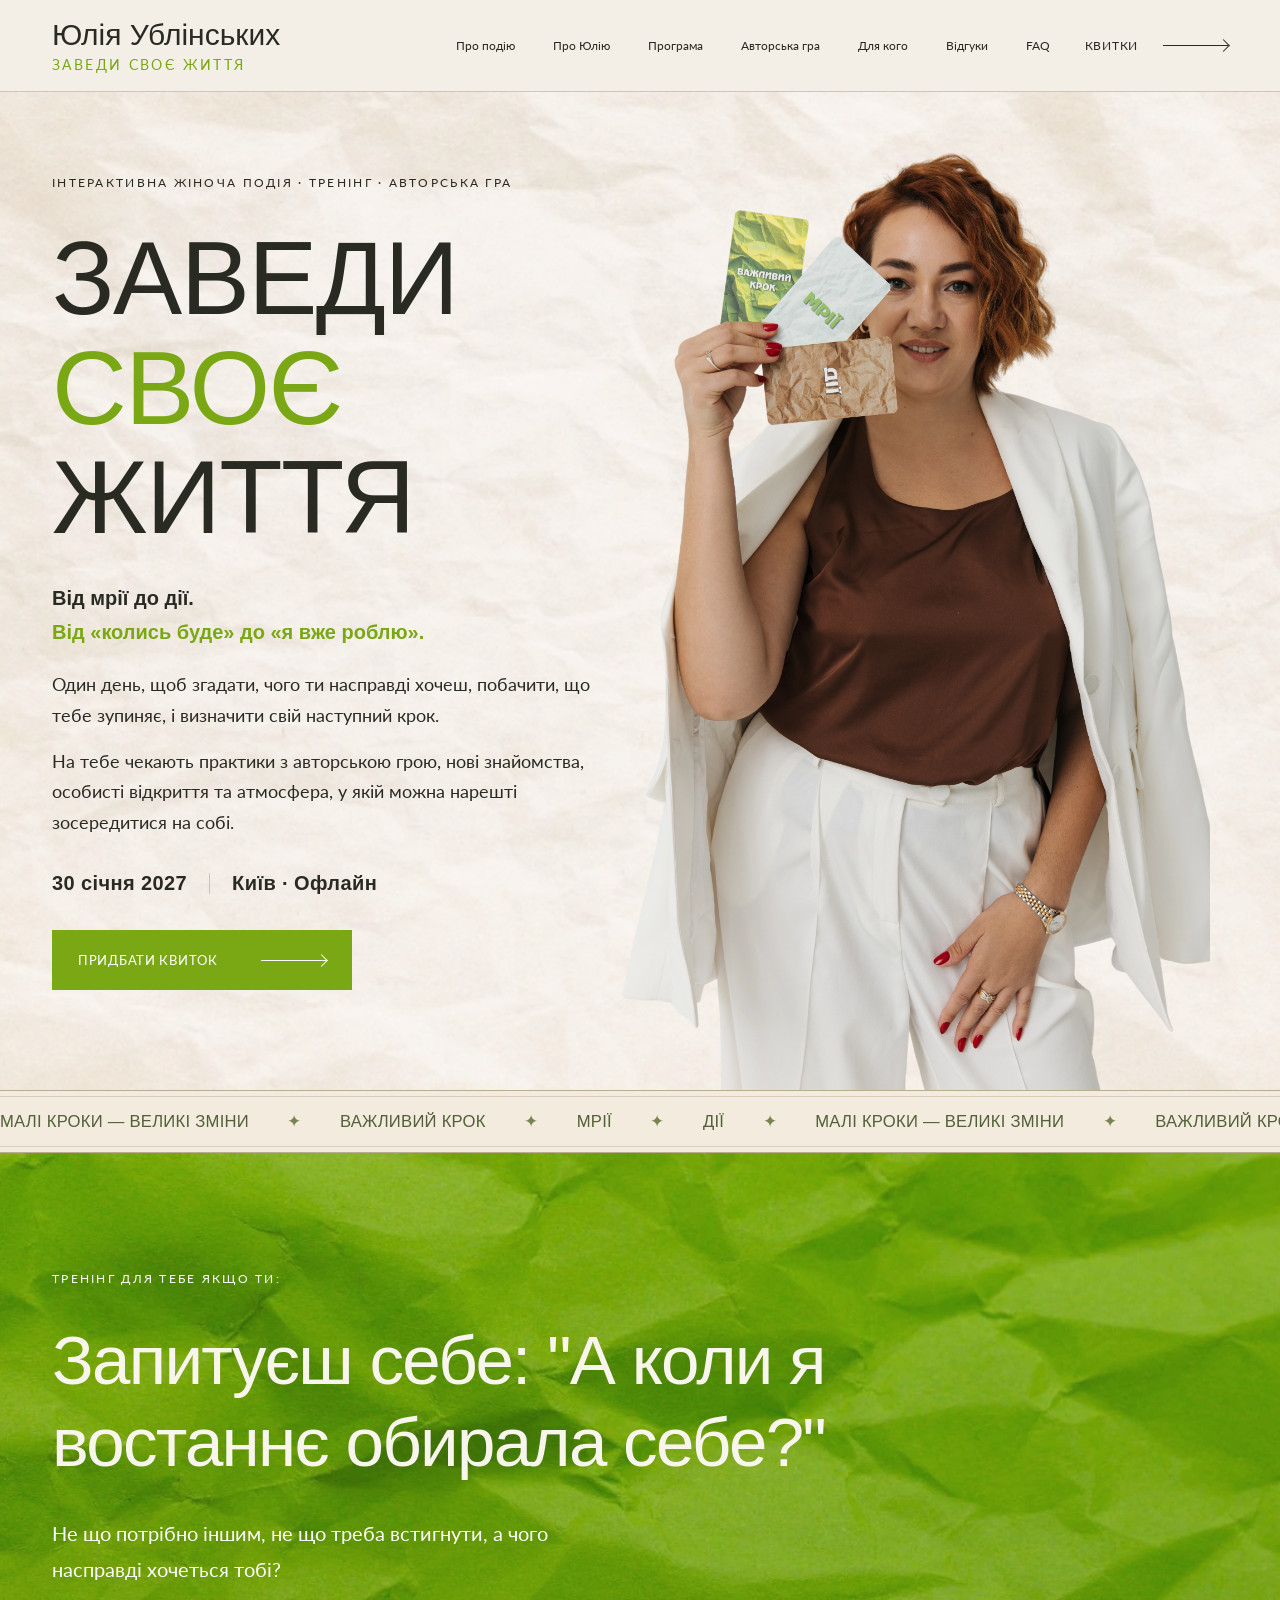
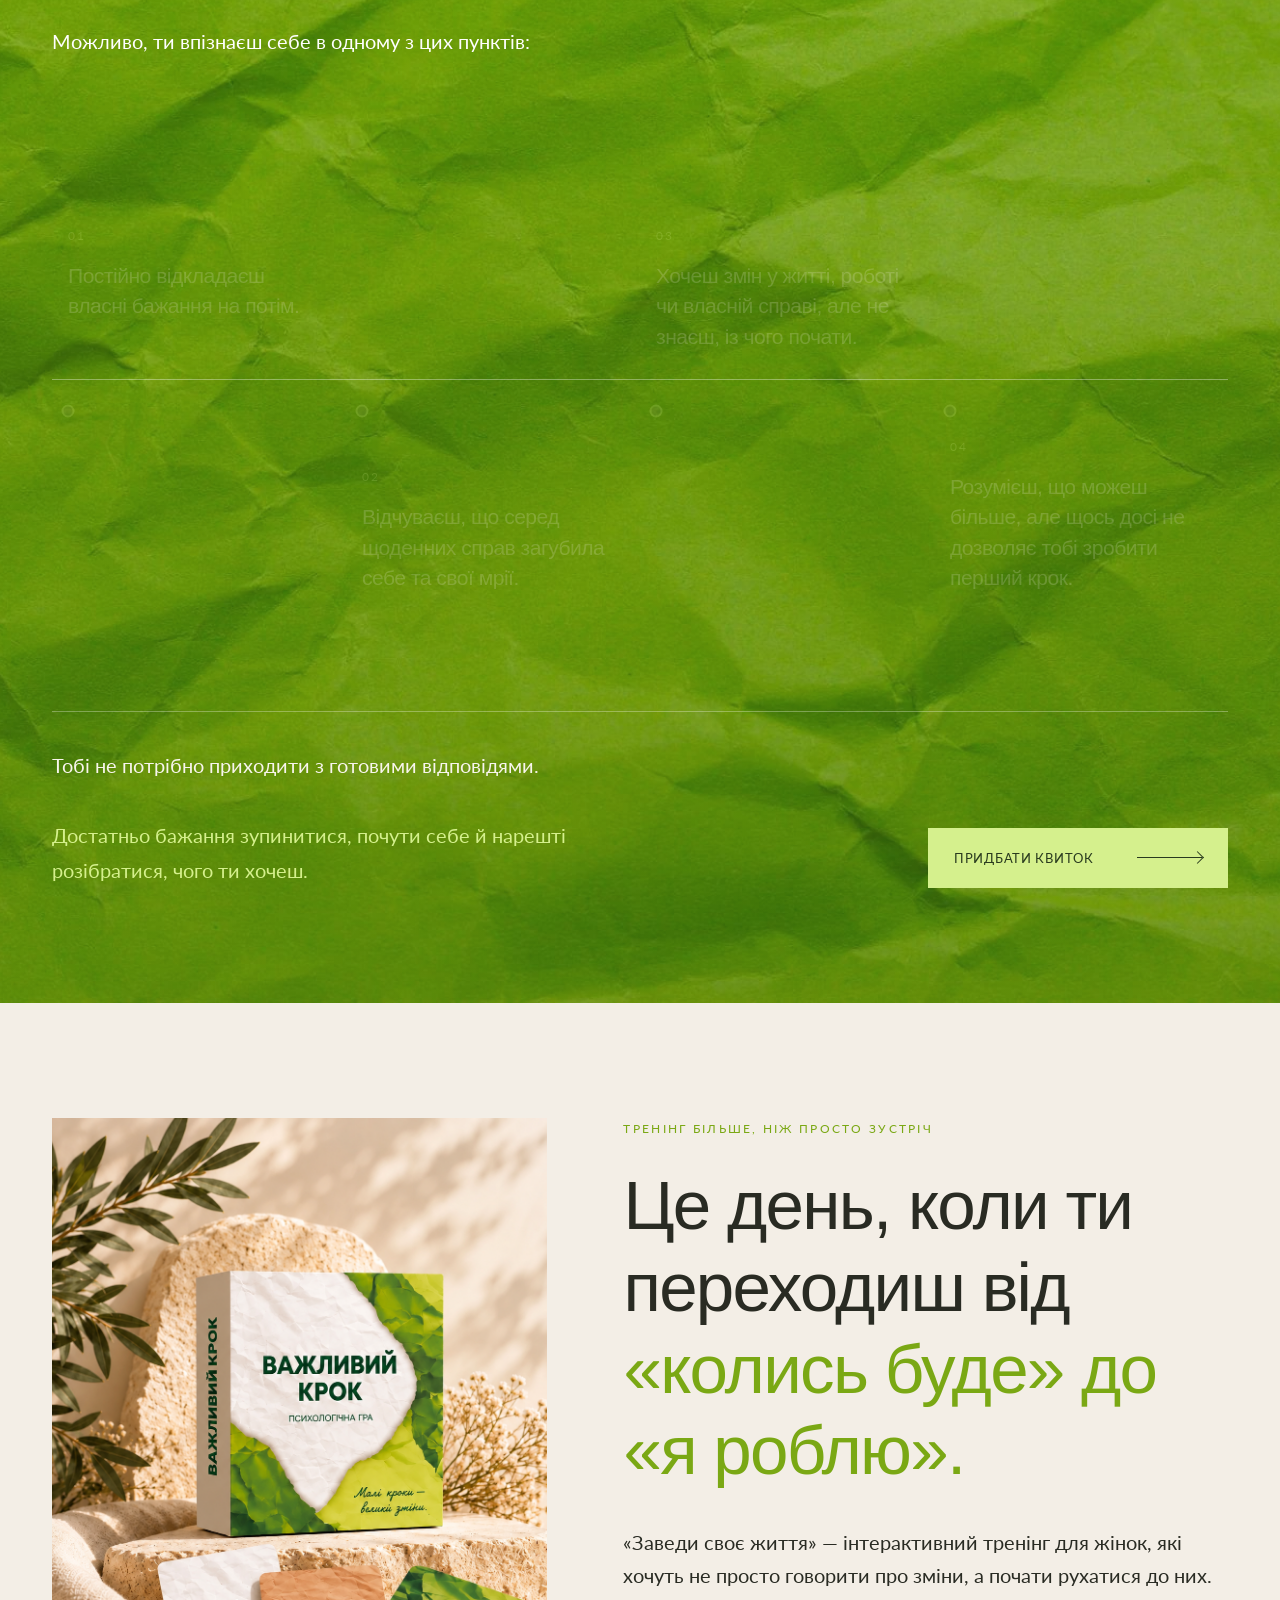
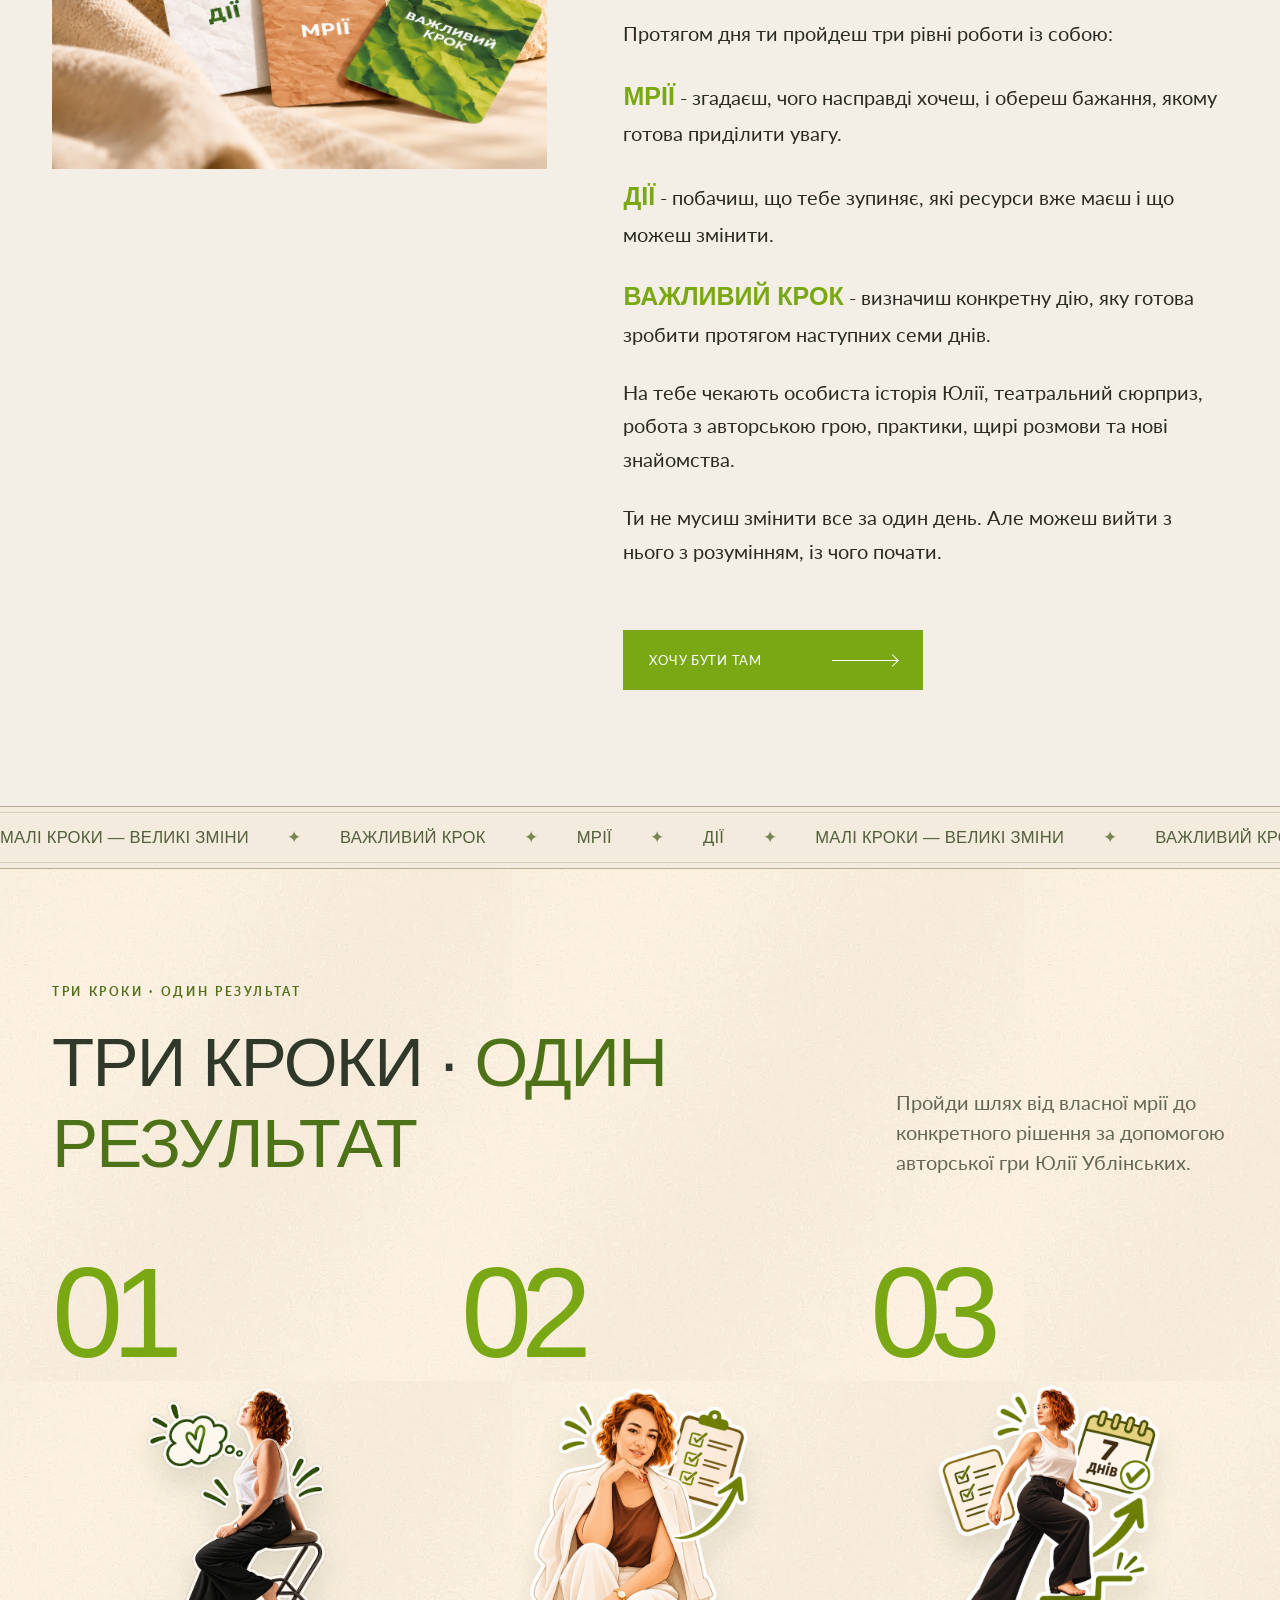
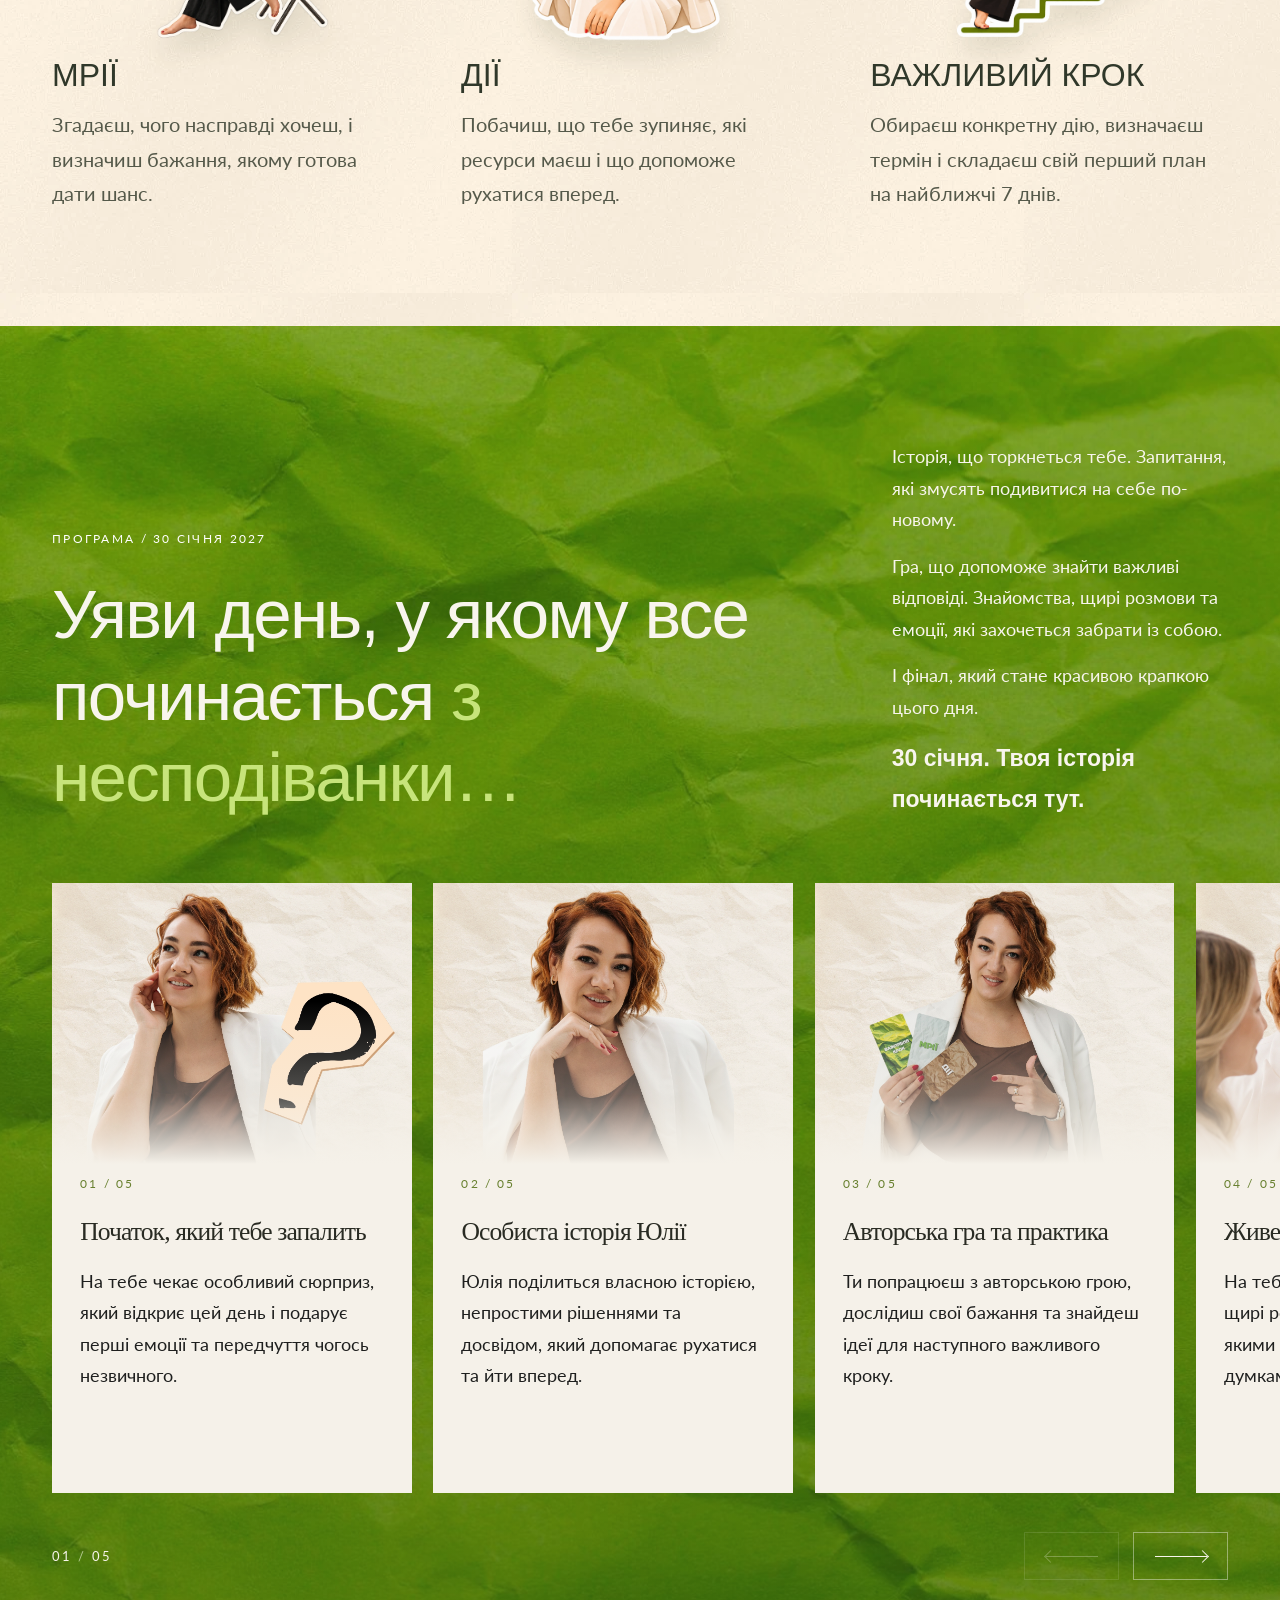
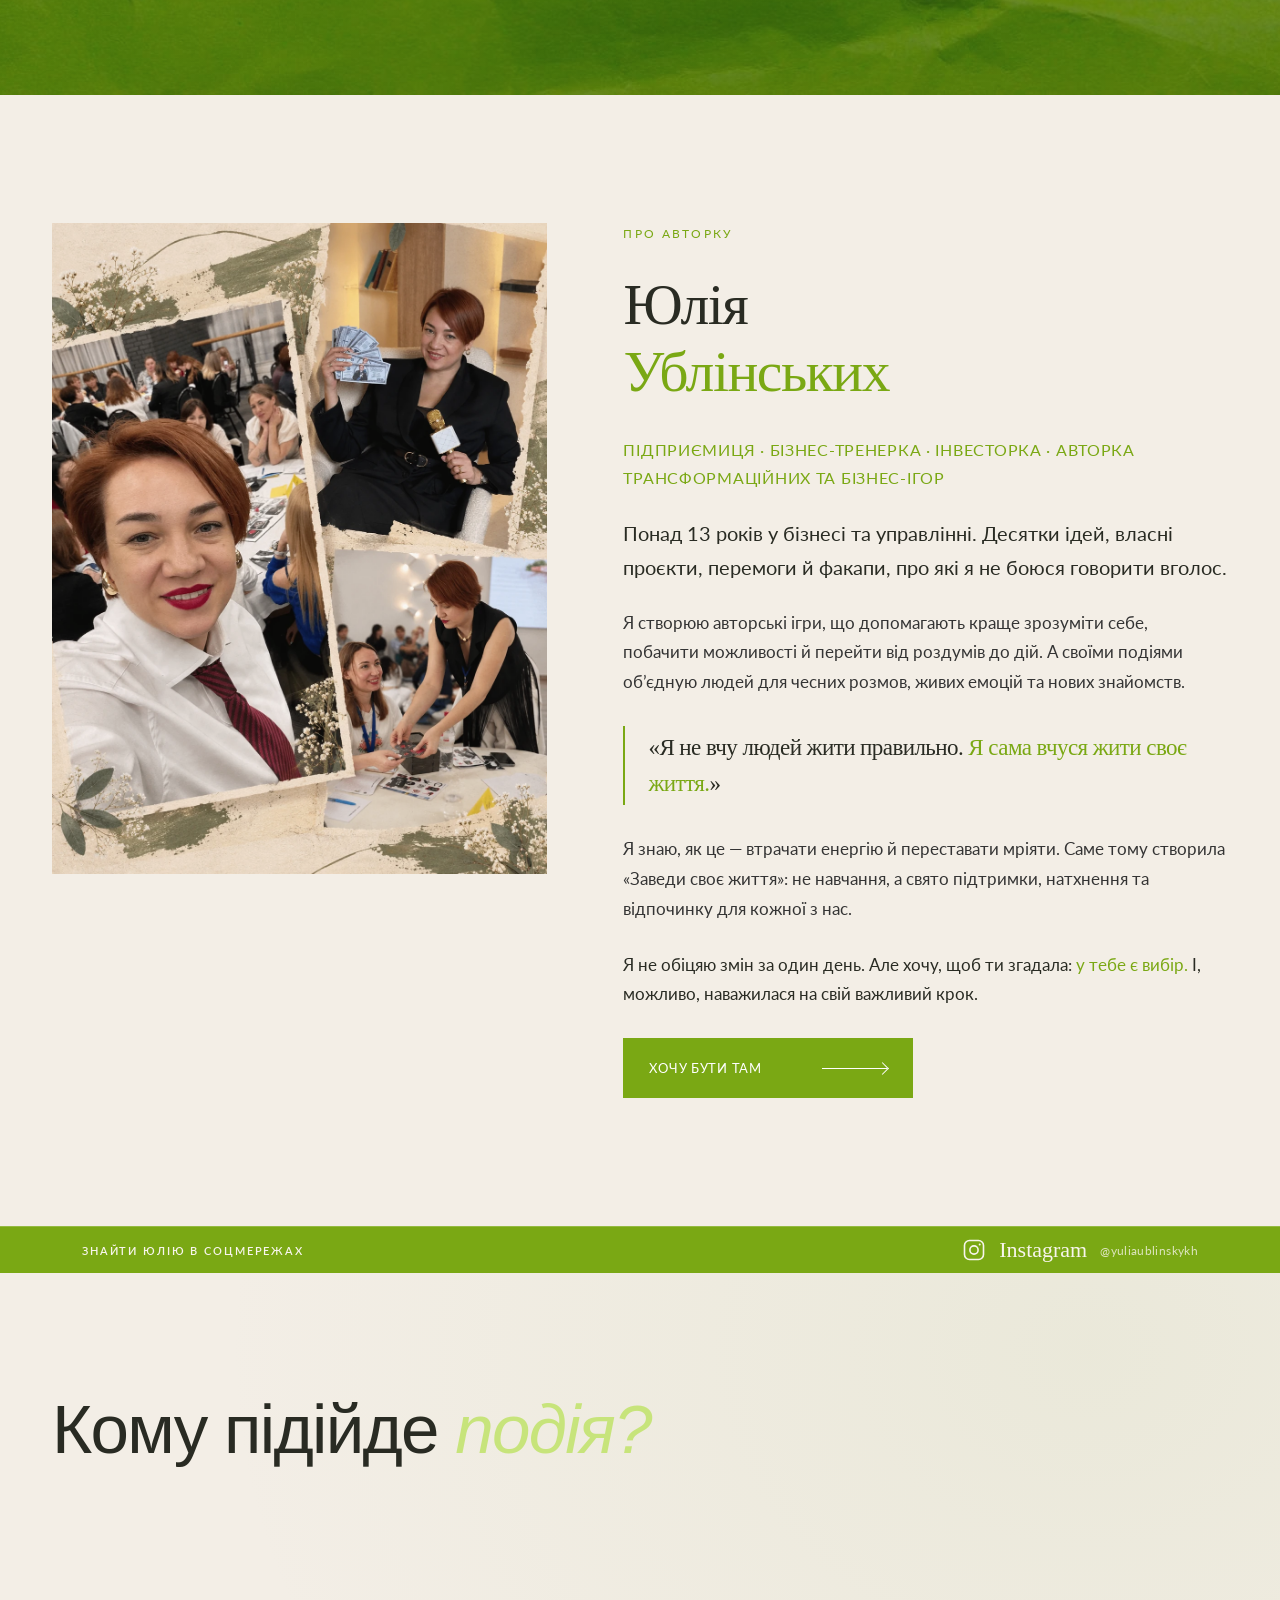
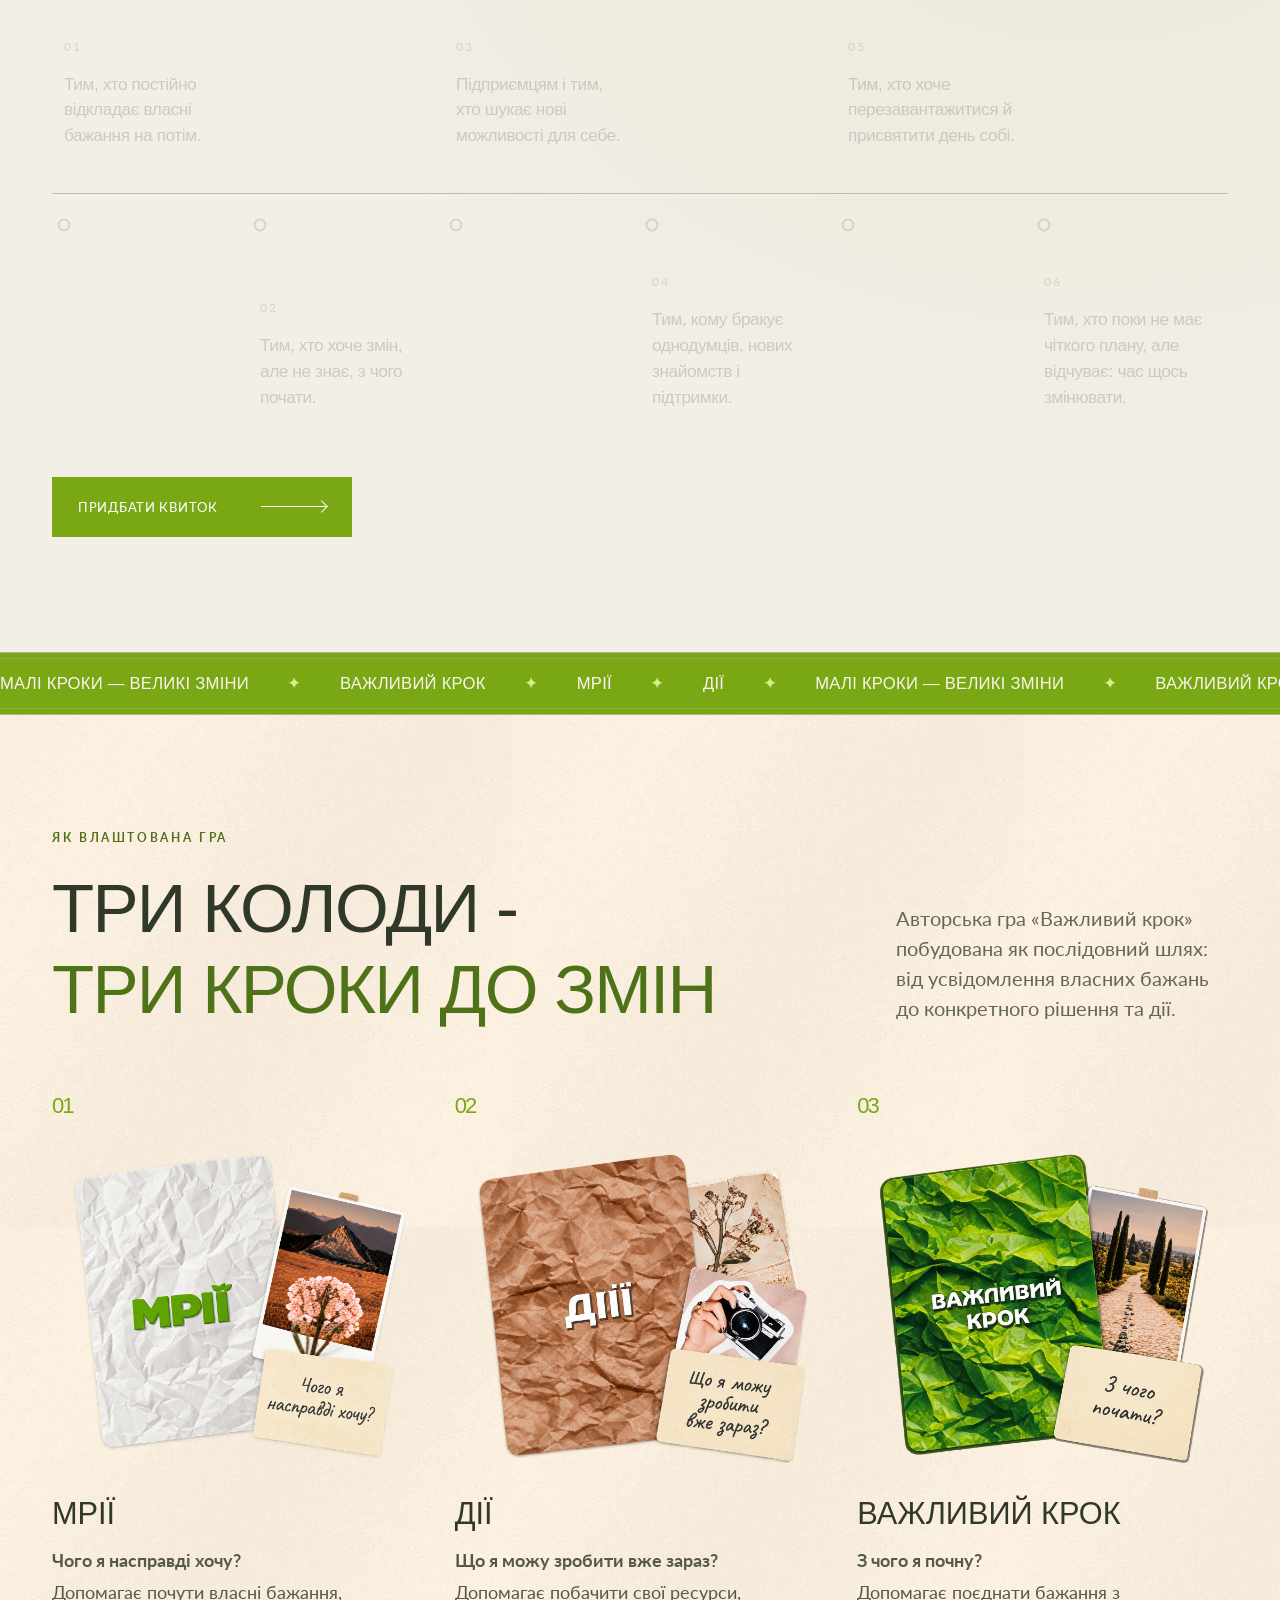
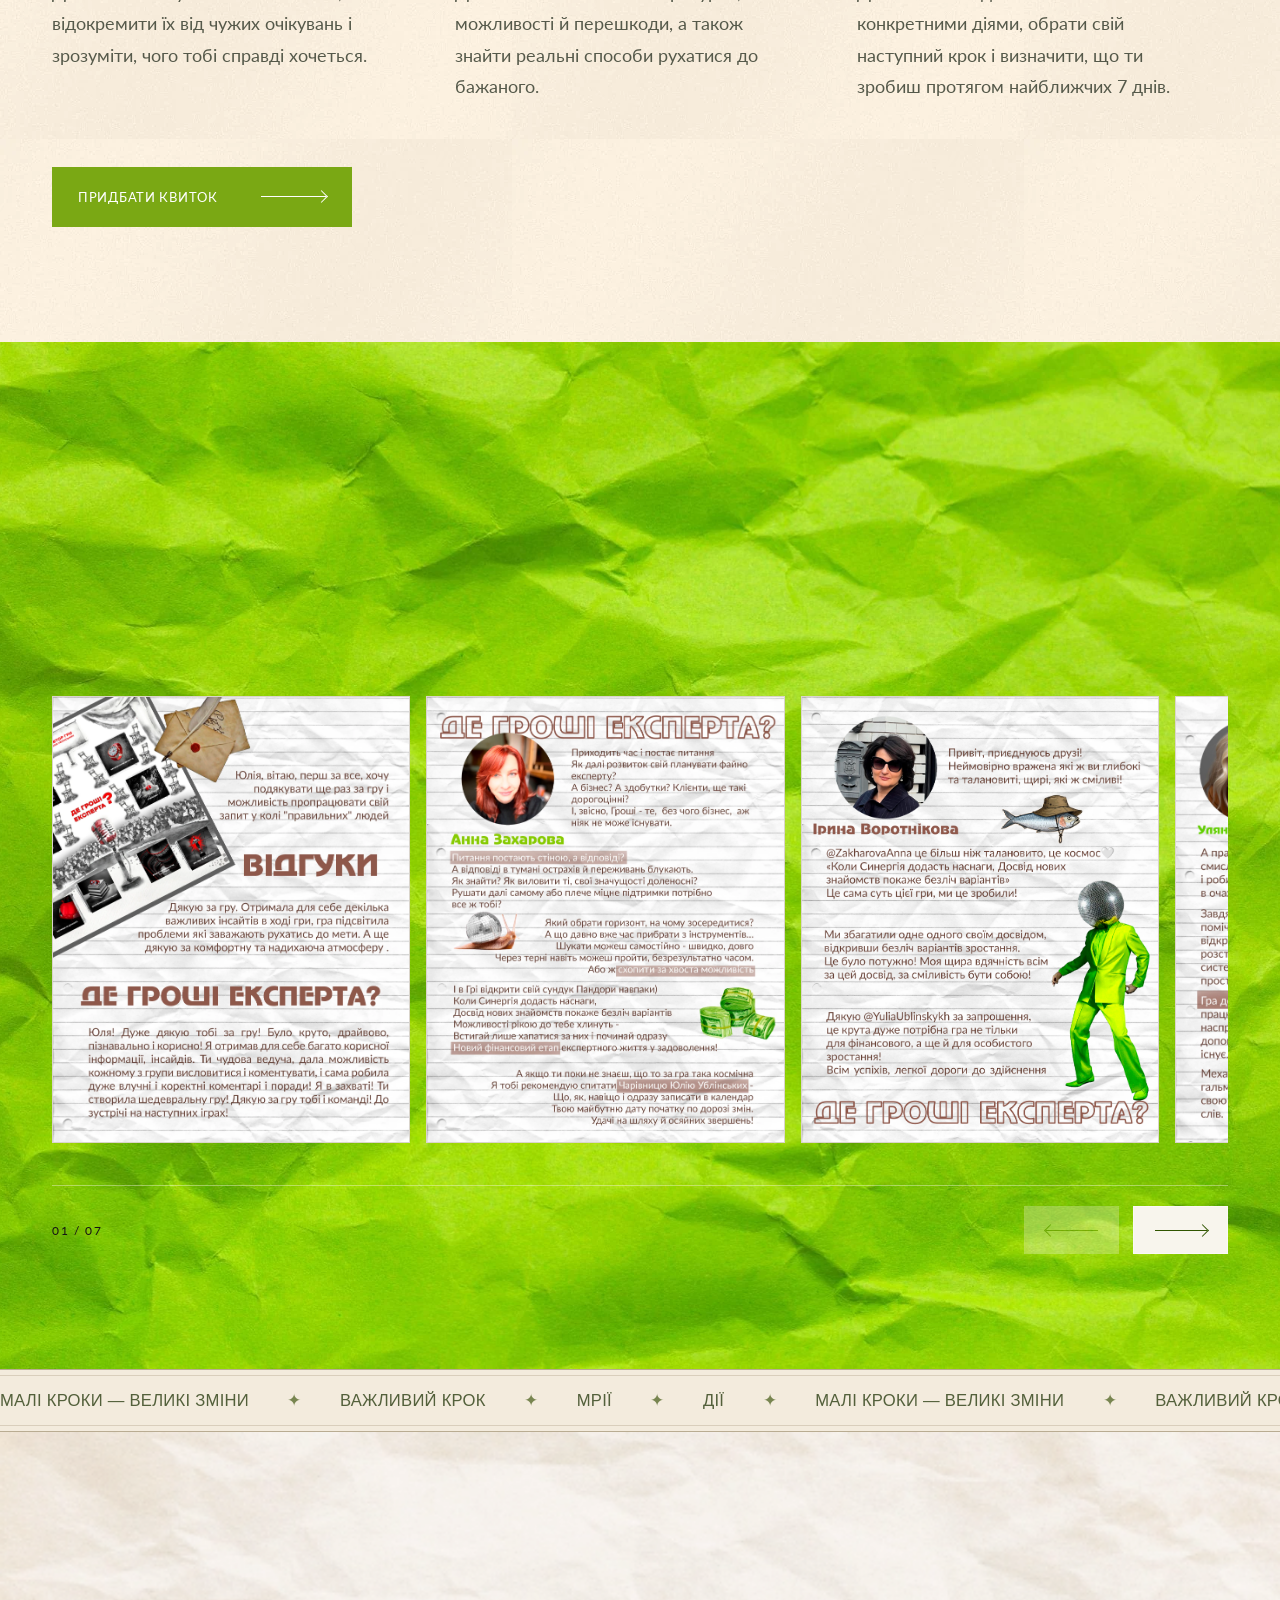
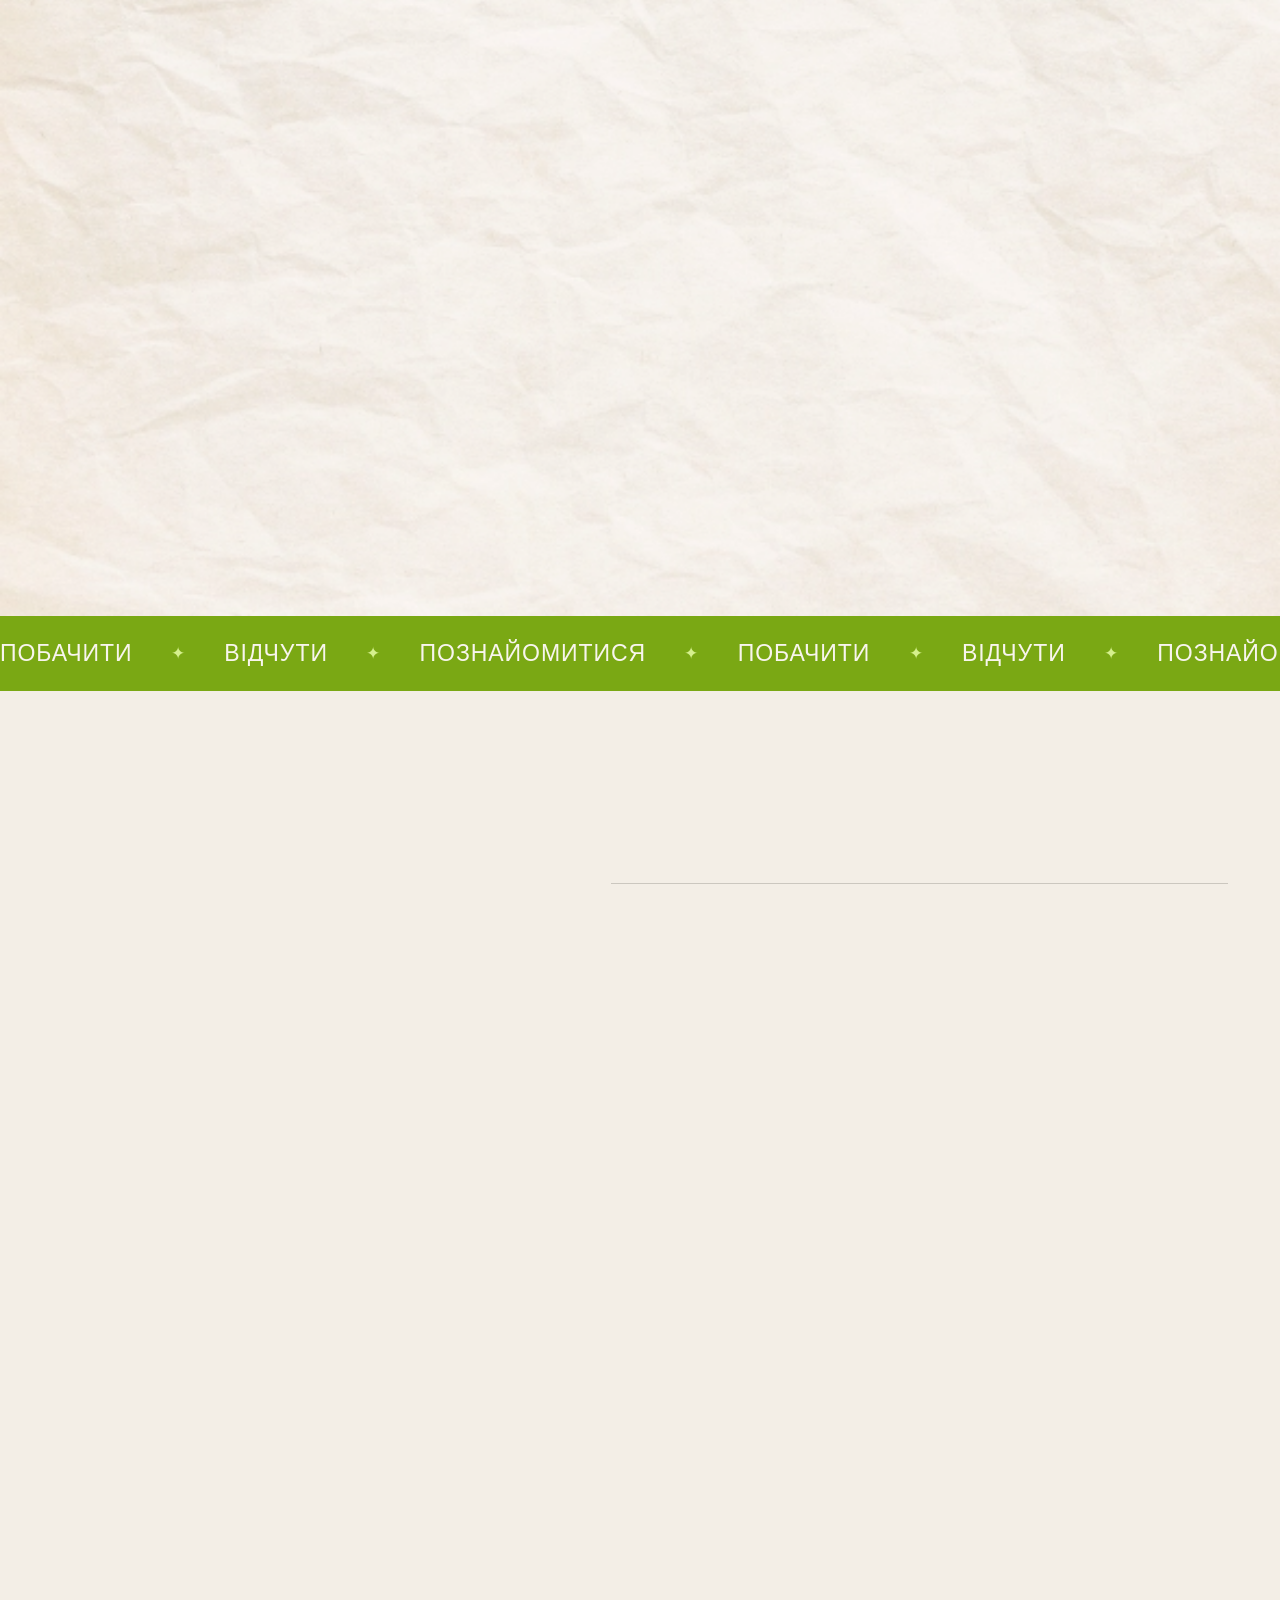
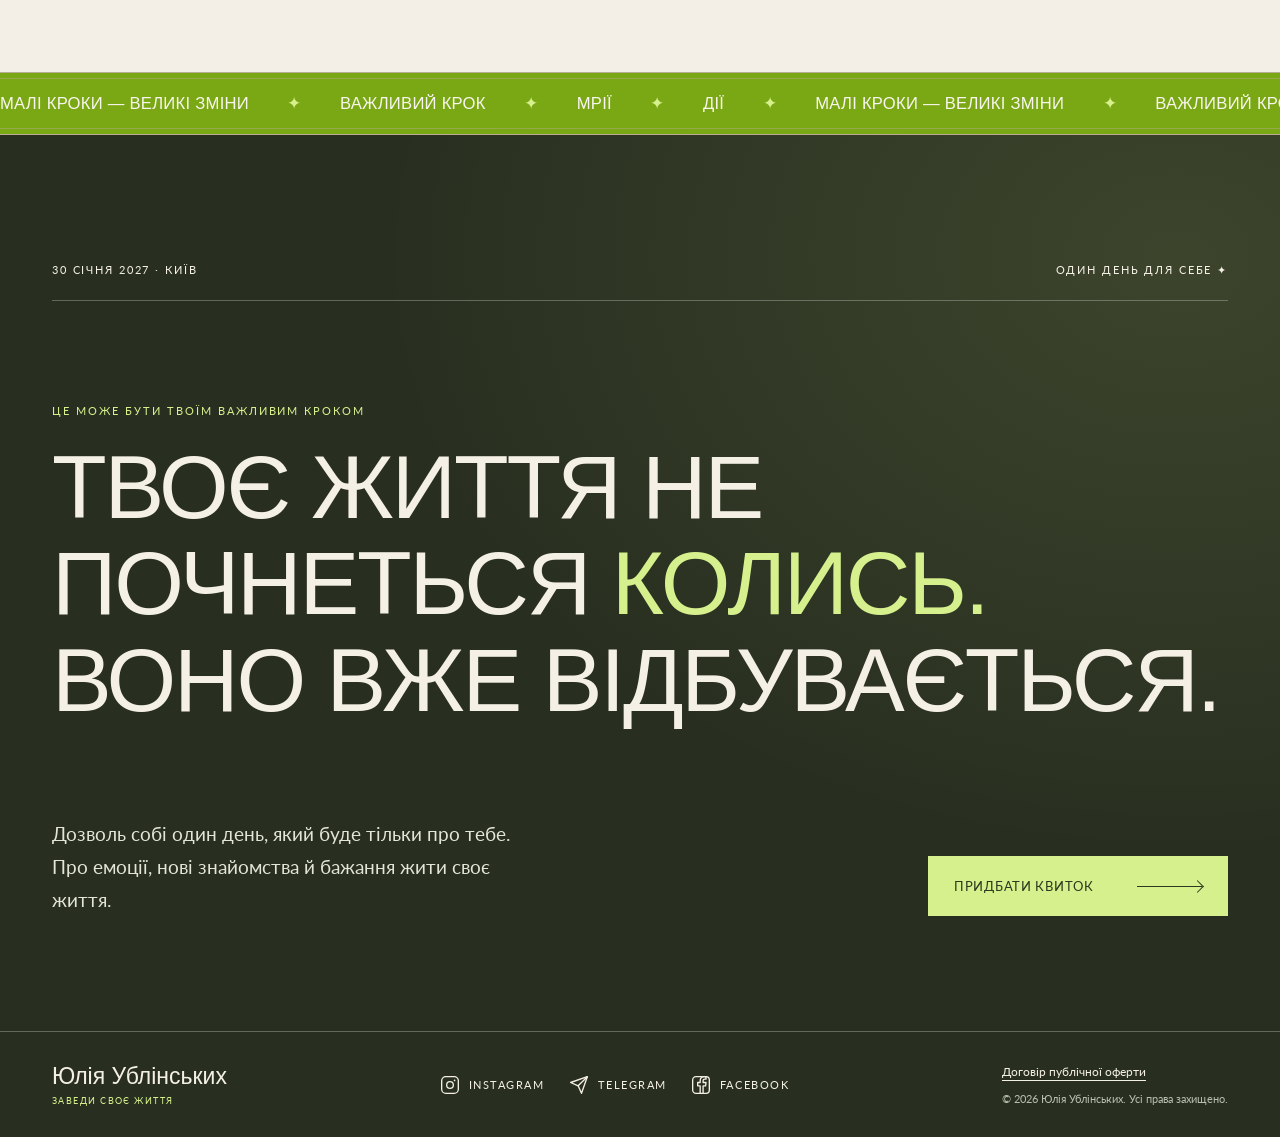
<file: index.html>
<!doctype html>

<html lang="uk">
  <head>
    <meta charset="utf-8" />
    <meta content="width=device-width,initial-scale=1" name="viewport" />
    <meta content="#f3eee6" name="theme-color" />
    <meta
      content="Заведи своє життя — жіноча подія Юлії Ублінських. 30 січня 2027, Київ."
      name="description"
    />
    <title>Заведи своє життя — Юлія Ублінських</title>
    <!-- Open Graph -->
    <meta property="og:type" content="website" />
    <meta property="og:locale" content="uk_UA" />
    <meta property="og:site_name" content="Юлія Ублінських" />

    <meta property="og:title" content="Заведи своє життя — Юлія Ублінських" />
    <meta
      property="og:description"
      content="Від мрії до дії. Інтерактивна жіноча подія, тренінг та авторська гра. 30 січня 2027 · Київ."
    />

    <meta property="og:url" content="https://yuliiaublinskykh.github.io/" />
    <meta
      property="og:image"
      content="https://yuliiaublinskykh.github.io/img/og.jpg"
    />
    <meta property="og:image:width" content="1200" />
    <meta property="og:image:height" content="630" />
    <meta property="og:image:type" content="image/jpeg" />
    <meta
      property="og:image:alt"
      content="Заведи своє життя — жіноча подія Юлії Ублінських"
    />

    <!-- Twitter / X -->
    <meta name="twitter:card" content="summary_large_image" />
    <meta name="twitter:title" content="Заведи своє життя — Юлія Ублінських" />
    <meta
      name="twitter:description"
      content="Від мрії до дії. 30 січня 2027 · Київ."
    />
    <meta
      name="twitter:image"
      content="https://yuliiaublinskykh.github.io/img/og.jpg"
    />
    <link href="https://fonts.googleapis.com" rel="preconnect" />
    <link crossorigin="" href="https://fonts.gstatic.com" rel="preconnect" />
    <link
      href="https://fonts.googleapis.com/css2?family=Lato:wght@400;700&display=swap"
      rel="stylesheet"
    />
    <link href="style.css" rel="stylesheet" />
    <script defer="" src="app.js"></script>
  </head>
  <body>
    <a class="skip-link" href="#hero">Перейти до вмісту</a>
    <header class="site-header" id="top">
      <div class="container header-inner">
        <a aria-label="Юлія Ублінських — на початок" class="brand" href="#top">
          <span class="brand-name">Юлія Ублінських</span>
          <span class="brand-event">Заведи своє життя</span>
        </a>
        <nav aria-label="Навігація" class="desktop-nav">
          <a href="#event-about">Про подію</a>
          <a href="#about">Про Юлію</a>
          <a href="#program">Програма</a>
          <a href="#game">Авторська гра</a>
          <a href="#for-whom">Для кого</a>
          <a href="#reviews">Відгуки</a>
          <a href="#faq">FAQ</a>
        </nav>
        <div class="header-actions">
          <a
            class="header-ticket"
            href="https://secure.wayforpay.com/payment/s8a32eb478520"
            target="_blank"
            rel="noopener noreferrer"
            >Квитки <span aria-hidden="true" class="long-arrow"></span
          ></a>
          <button
            aria-controls="mobile-menu"
            aria-expanded="false"
            aria-label="Відкрити меню"
            class="burger"
            type="button"
          >
            <span></span><span></span><span></span>
          </button>
        </div>
      </div>
    </header>
    <div class="menu-panel" id="mobile-menu" inert="">
      <nav aria-label="Мобільна навігація">
        <a href="#event-about">Про подію</a>
        <a href="#about">Про Юлію</a>
        <a href="#program">Програма</a>
        <a href="#game">Авторська гра</a>
        <a href="#for-whom">Для кого</a>
        <a href="#reviews">Відгуки</a>
        <a href="#faq">FAQ</a>
        <a
          href="https://secure.wayforpay.com/payment/s8a32eb478520"
          target="_blank"
          rel="noopener noreferrer"
          >Квитки</a
        >
      </nav>
      <p>30 січня 2027 · Київ</p>
    </div>
    <main>
      <section aria-labelledby="hero-title" class="hero" id="hero">
        <div aria-hidden="true" class="hero-image">
          <img alt="" fetchpriority="high" src="img/yulia.webp" />
        </div>
        <div class="container hero-inner">
          <div class="hero-copy">
            <p class="eyebrow" data-site-reveal="">
              ІНТЕРАКТИВНА ЖІНОЧА ПОДІЯ · ТРЕНІНГ · АВТОРСЬКА ГРА
            </p>
            <h1 data-site-reveal="" id="hero-title">
              <span>Заведи</span><span class="accent">своє</span
              ><span>життя</span>
            </h1>
            <p
              class="hero-description hero-description--accent"
              data-site-reveal=""
            >
              Від мрії до дії.
            </p>

            <p
              class="hero-description hero-description--accent"
              data-site-reveal=""
            >
              Від «колись буде» до «я вже роблю».
            </p>

            <p class="hero-description" data-site-reveal="">
              Один день, щоб згадати, чого ти насправді хочеш, побачити, що тебе
              зупиняє, і визначити свій наступний крок.
            </p>

            <p class="hero-description" data-site-reveal="">
              На тебе чекають практики з авторською грою, нові знайомства,
              особисті відкриття та атмосфера, у якій можна нарешті зосередитися
              на собі.
            </p>
            <div
              class="event-details event-details--accent"
              data-site-reveal=""
              id="details"
            >
              <span>30 січня 2027</span
              ><span aria-hidden="true" class="detail-divider"></span
              ><span>Київ · Офлайн</span>
            </div>
            <a
              class="primary-button"
              data-site-reveal=""
              data-ticket-link=""
              target="_blank"
              href="https://secure.wayforpay.com/payment/s8a32eb478520"
              id="ticket"
              >Придбати квиток
              <span aria-hidden="true" class="long-arrow"></span
            ></a>
          </div>
        </div>
      </section>

      <div aria-label="Малі кроки — великі зміни" class="retro-marquee">
        <div class="retro-marquee__track">
          <div class="retro-marquee__group">
            <span>Малі кроки — великі зміни</span>
            <span class="retro-marquee__star">✦</span>
            <span>Важливий крок</span>
            <span class="retro-marquee__star">✦</span>
            <span>Мрії</span>
            <span class="retro-marquee__star">✦</span>
            <span>Дії</span>
            <span class="retro-marquee__star">✦</span>
          </div>
          <div aria-hidden="true" class="retro-marquee__group">
            <span>Малі кроки — великі зміни</span>
            <span class="retro-marquee__star">✦</span>
            <span>Важливий крок</span>
            <span class="retro-marquee__star">✦</span>
            <span>Мрії</span>
            <span class="retro-marquee__star">✦</span>
            <span>Дії</span>
            <span class="retro-marquee__star">✦</span>
          </div>
        </div>
      </div>
      <section aria-labelledby="for-whom-title" class="for-whom" id="for-whom">
        <div class="container for-whom__inner">
          <div class="for-whom__heading" data-whom-reveal="">
            <p class="eyebrow" data-site-reveal="">ТРЕНІНГ ДЛЯ ТЕБЕ ЯКЩО ТИ:</p>
            <h2 data-site-reveal="" id="for-whom-title">
              Запитуєш себе: "А коли я востаннє обирала себе?"
            </h2>
            <p class="for-whom__description" data-site-reveal="">
              Не що потрібно іншим, не що треба встигнути, а чого насправді
              хочеться тобі?
              <br /><br />
              Можливо, ти впізнаєш себе в одному з цих пунктів:
            </p>
          </div>

          <div class="for-whom__timeline">
            <span aria-hidden="true" class="for-whom__progress"></span>

            <div class="for-whom__step" data-whom-step="">
              <span aria-hidden="true" class="for-whom__dot"></span>
              <span class="for-whom__number">01</span>
              <p>Постійно відкладаєш власні бажання на потім.</p>
            </div>

            <div class="for-whom__step" data-whom-step="">
              <span aria-hidden="true" class="for-whom__dot"></span>
              <span class="for-whom__number">02</span>
              <p>
                Відчуваєш, що серед щоденних справ загубила себе та свої мрії.
              </p>
            </div>

            <div class="for-whom__step" data-whom-step="">
              <span aria-hidden="true" class="for-whom__dot"></span>
              <span class="for-whom__number">03</span>
              <p>
                Хочеш змін у житті, роботі чи власній справі, але не знаєш, із
                чого почати.
              </p>
            </div>

            <div class="for-whom__step" data-whom-step="">
              <span aria-hidden="true" class="for-whom__dot"></span>
              <span class="for-whom__number">04</span>
              <p>
                Розумієш, що можеш більше, але щось досі не дозволяє тобі
                зробити перший крок.
              </p>
            </div>
          </div>

          <div class="for-whom__footer" data-whom-reveal="">
            <p data-site-reveal="">
              Тобі не потрібно приходити з готовими відповідями. <br />
              <br />
              <span
                >Достатньо бажання зупинитися, почути себе й нарешті
                розібратися, чого ти хочеш.</span
              >
            </p>

            <a
              class="primary-button for-whom__button"
              data-site-reveal=""
              href="https://secure.wayforpay.com/payment/s8a32eb478520"
            >
              Придбати квиток
              <span aria-hidden="true" class="long-arrow"></span>
            </a>
          </div>
        </div>
      </section>

      <section
        aria-labelledby="event-about-title"
        class="event-about"
        id="event-about"
      >
        <div class="container event-about__inner">
          <div class="event-about__visual">
            <img
              alt="Юлія Ублінських з авторською грою «Важливий крок»"
              class="event-about__photo"
              loading="lazy"
              src="img/yuliia-game.webp"
            />
          </div>

          <div class="event-about__content">
            <p class="eyebrow" data-site-reveal="">
              ТРЕНІНГ БІЛЬШЕ, НІЖ ПРОСТО ЗУСТРІЧ
            </p>

            <h2 data-site-reveal="" id="event-about-title">
              Це день, коли ти переходиш від
              <em>«колись буде» до «я роблю».</em>
            </h2>

            <p class="event-about__intro" data-site-reveal="">
              «Заведи своє життя» — інтерактивний тренінг для жінок, які хочуть
              не просто говорити про зміни, а почати рухатися до них.
            </p>

            <p class="event-about__intro" data-site-reveal="">
              Протягом дня ти пройдеш три рівні роботи із собою:
            </p>

            <p class="event-about__intro" data-site-reveal="">
              <strong class="event-about__step-accent">МРІЇ</strong> - згадаєш,
              чого насправді хочеш, і обереш бажання, якому готова приділити
              увагу.
            </p>

            <p class="event-about__intro" data-site-reveal="">
              <strong class="event-about__step-accent">ДІЇ</strong> - побачиш,
              що тебе зупиняє, які ресурси вже маєш і що можеш змінити.
            </p>

            <p class="event-about__intro" data-site-reveal="">
              <strong class="event-about__step-accent">ВАЖЛИВИЙ КРОК</strong> -
              визначиш конкретну дію, яку готова зробити протягом наступних семи
              днів.
            </p>

            <p class="event-about__intro" data-site-reveal="">
              На тебе чекають особиста історія Юлії, театральний сюрприз, робота
              з авторською грою, практики, щирі розмови та нові знайомства.
            </p>

            <p class="event-about__intro" data-site-reveal="">
              Ти не мусиш змінити все за один день. Але можеш вийти з нього з
              розумінням, із чого почати.
            </p>

            <a
              class="primary-button event-about__button"
              data-site-reveal=""
              target="_blank"
              href="https://secure.wayforpay.com/payment/s8a32eb478520"
            >
              ХОЧУ БУТИ ТАМ
              <span aria-hidden="true" class="long-arrow"></span>
            </a>
          </div>
        </div>
      </section>

      <div aria-label="Малі кроки — великі зміни" class="retro-marquee">
        <div class="retro-marquee__track">
          <div class="retro-marquee__group">
            <span>Малі кроки — великі зміни</span>
            <span class="retro-marquee__star">✦</span>
            <span>Важливий крок</span>
            <span class="retro-marquee__star">✦</span>
            <span>Мрії</span>
            <span class="retro-marquee__star">✦</span>
            <span>Дії</span>
            <span class="retro-marquee__star">✦</span>
          </div>
          <div aria-hidden="true" class="retro-marquee__group">
            <span>Малі кроки — великі зміни</span>
            <span class="retro-marquee__star">✦</span>
            <span>Важливий крок</span>
            <span class="retro-marquee__star">✦</span>
            <span>Мрії</span>
            <span class="retro-marquee__star">✦</span>
            <span>Дії</span>
            <span class="retro-marquee__star">✦</span>
          </div>
        </div>
      </div>

      <section
        aria-labelledby="event-features-title"
        class="event-about__features"
      >
        <div class="container event-about__features-inner">
          <div class="event-about__features-head">
            <div>
              <p class="event-about__features-kicker" data-site-reveal="">
                ТРИ КРОКИ · ОДИН РЕЗУЛЬТАТ
              </p>
              <h2 data-site-reveal="" id="event-features-title">
                ТРИ КРОКИ · <em>ОДИН РЕЗУЛЬТАТ</em>
              </h2>
            </div>
            <p class="event-about__features-lead" data-site-reveal="">
              Пройди шлях від власної мрії до конкретного рішення за допомогою
              авторської гри Юлії Ублінських.
            </p>
          </div>

          <div class="event-about__features-grid">
            <article class="event-about__feature" data-site-reveal="">
              <div class="event-about__feature-top">
                <span aria-hidden="true" class="event-about__feature-number"
                  >01</span
                >
                <span class="event-about__feature-label">МРІЇ</span>
              </div>
              <div class="event-about__feature-art">
                <img alt="" loading="lazy" src="img/emotions.webp" />
              </div>
              <div class="event-about__feature-copy">
                <h3>МРІЇ</h3>
                <p>
                  Згадаєш, чого насправді хочеш, і визначиш бажання, якому
                  готова дати шанс.
                </p>
              </div>
            </article>

            <article class="event-about__feature" data-site-reveal="">
              <div class="event-about__feature-top">
                <span aria-hidden="true" class="event-about__feature-number"
                  >02</span
                >
                <span class="event-about__feature-label">ДІЇ</span>
              </div>
              <div class="event-about__feature-art">
                <img alt="" loading="lazy" src="img/inspiration.webp" />
              </div>
              <div class="event-about__feature-copy">
                <h3>ДІЇ</h3>
                <p>
                  Побачиш, що тебе зупиняє, які ресурси маєш і що допоможе
                  рухатися вперед.
                </p>
              </div>
            </article>

            <article class="event-about__feature" data-site-reveal="">
              <div class="event-about__feature-top">
                <span aria-hidden="true" class="event-about__feature-number"
                  >03</span
                >
                <span class="event-about__feature-label">ВАЖЛИВИЙ КРОК</span>
              </div>
              <div class="event-about__feature-art">
                <img alt="" loading="lazy" src="img/connection.webp" />
              </div>
              <div class="event-about__feature-copy">
                <h3>ВАЖЛИВИЙ КРОК</h3>
                <p>
                  Обираєш конкретну дію, визначаєш термін і складаєш свій перший
                  план на найближчі 7 днів.
                </p>
              </div>
            </article>
          </div>
        </div>
      </section>

      <section
        class="day-program"
        id="program"
        aria-labelledby="day-program-title"
      >
        <div class="container day-program__heading">
          <div class="day-program__heading-copy">
            <p class="eyebrow" data-site-reveal>ПРОГРАМА / 30 СІЧНЯ 2027</p>

            <h2 id="day-program-title" data-site-reveal>
              Уяви день, у якому все починається
              <em>з несподіванки…</em>
            </h2>
          </div>

          <div class="day-program__description">
            <p class="day-program__lead" data-site-reveal>
              Історія, що торкнеться тебе. Запитання, які змусять подивитися на
              себе по-новому.
            </p>

            <p class="day-program__lead" data-site-reveal>
              Гра, що допоможе знайти важливі відповіді. Знайомства, щирі
              розмови та емоції, які захочеться забрати із собою.
            </p>

            <p class="day-program__lead" data-site-reveal>
              І фінал, який стане красивою крапкою цього дня.
            </p>

            <p class="day-program__lead" data-site-reveal>
              <strong class="day-program__date-accent"
                >30 січня. Твоя історія починається тут.</strong
              >
            </p>
          </div>
        </div>

        <div
          class="day-program__carousel"
          data-program-carousel
          aria-roledescription="карусель"
          aria-label="П’ять подій протягом дня"
        >
          <div
            class="day-program__viewport"
            tabindex="0"
            aria-label="Гортайте картки програми ліворуч або праворуч"
          >
            <div class="day-program__track">
              <!-- 01 / 05 -->
              <article class="day-program__card" aria-label="1 з 5">
                <div class="day-program__image">
                  <img
                    src="img/1.webp"
                    alt="Атмосферне фото Юлії з картками"
                    loading="lazy"
                  />
                </div>

                <div class="day-program__card-copy">
                  <span class="day-program__number">01 / 05</span>
                  <h3>Початок, який тебе запалить</h3>
                  <p>
                    На тебе чекає особливий сюрприз, який відкриє цей день і
                    подарує перші емоції та передчуття чогось незвичного.
                  </p>
                </div>
              </article>

              <!-- 02 / 05 -->
              <article class="day-program__card" aria-label="2 з 5">
                <div class="day-program__image">
                  <img
                    src="img/2.webp"
                    alt="Юлія з авторською грою"
                    loading="lazy"
                  />
                </div>

                <div class="day-program__card-copy">
                  <span class="day-program__number">02 / 05</span>
                  <h3>Особиста історія Юлії</h3>
                  <p>
                    Юлія поділиться власною історією, непростими рішеннями та
                    досвідом, який допомагає рухатися та йти вперед.
                  </p>
                </div>
              </article>

              <!-- 03 / 05 -->
              <article class="day-program__card" aria-label="3 з 5">
                <div class="day-program__image">
                  <img
                    src="img/3.webp"
                    alt="Авторська психологічна гра «Важливий крок»"
                    loading="lazy"
                  />
                </div>

                <div class="day-program__card-copy">
                  <span class="day-program__number">03 / 05</span>
                  <h3>Авторська гра та практика</h3>
                  <p>
                    Ти попрацюєш з авторською грою, дослідиш свої бажання та
                    знайдеш ідеї для наступного важливого кроку.
                  </p>
                </div>
              </article>

              <!-- 04 / 05 -->
              <article class="day-program__card" aria-label="4 з 5">
                <div class="day-program__image">
                  <img
                    src="img/4.webp"
                    alt="Тепла атмосфера жіночої зустрічі"
                    loading="lazy"
                  />
                </div>

                <div class="day-program__card-copy">
                  <span class="day-program__number">04 / 05</span>
                  <h3>Живе спілкування</h3>
                  <p>
                    На тебе чекають нові знайомства, щирі розмови та жінки,
                    поруч із якими легко бути собою й ділитися думками.
                  </p>
                </div>
              </article>

              <!-- 05 / 05 -->
              <article class="day-program__card" aria-label="5 з 5">
                <div class="day-program__image">
                  <img
                    src="img/5.webp"
                    alt="Святковий настрій та усмішки"
                    loading="lazy"
                  />
                </div>

                <div class="day-program__card-copy">
                  <span class="day-program__number">05 / 05</span>
                  <h3>Святковий фінал</h3>
                  <p>
                    На завершення грає музика, робимо фото зі спільних моментів,
                    а також даруємо подарунки від партнерів.
                  </p>
                  <p>
                    Цей день стане відправною точкою до ваших мрій та цілей.
                  </p>
                </div>
              </article>
            </div>
          </div>

          <div class="container day-program__footer">
            <p class="day-program__counter" aria-live="polite">
              <span data-program-current>01</span>
              <span class="day-program__counter-divider"> / </span>05
            </p>

            <div class="day-program__controls">
              <button
                type="button"
                class="day-program__arrow day-program__arrow--prev"
                data-program-prev
                aria-label="Попередня картка"
              >
                <span class="long-arrow" aria-hidden="true"></span>
              </button>

              <button
                type="button"
                class="day-program__arrow day-program__arrow--next"
                data-program-next
                aria-label="Наступна картка"
              >
                <span class="long-arrow" aria-hidden="true"></span>
              </button>
            </div>
          </div>
        </div>
      </section>

      <section
        class="author-story author-about"
        id="about"
        aria-labelledby="author-title"
      >
        <div class="container author-about__inner">
          <div class="author-about__visual" data-site-reveal>
            <img
              class="author-about__photo"
              src="img/main.webp"
              alt="Юлія Ублінських — авторка події «Заведи своє життя»"
              loading="lazy"
            />
          </div>
          <div class="author-about__content">
            <p class="eyebrow" data-site-reveal>ПРО АВТОРКУ</p>
            <h2 id="author-title" data-site-reveal>
              Юлія<br /><em>Ублінських</em>
            </h2>
            <p class="author-about__roles" data-site-reveal>
              Підприємиця · бізнес-тренерка · інвесторка · авторка
              трансформаційних та бізнес-ігор
            </p>
            <p class="author-about__intro" data-site-reveal>
              Понад 13 років у бізнесі та управлінні. Десятки ідей, власні
              проєкти, перемоги й факапи, про які я не боюся говорити вголос.
            </p>
            <p class="author-about__paragraph" data-site-reveal>
              Я створюю авторські ігри, що допомагають краще зрозуміти себе,
              побачити можливості й перейти від роздумів до дій. А своїми
              подіями об’єдную людей для чесних розмов, живих емоцій та нових
              знайомств.
            </p>
            <blockquote class="author-about__quote" data-site-reveal>
              «Я не вчу людей жити правильно.
              <em>Я сама вчуся жити своє життя.</em>»
            </blockquote>
            <p class="author-about__paragraph" data-site-reveal>
              Я знаю, як це — втрачати енергію й переставати мріяти. Саме тому
              створила «Заведи своє життя»: не навчання, а свято підтримки,
              натхнення та відпочинку для кожної з нас.
            </p>
            <p class="author-about__closing" data-site-reveal>
              Я не обіцяю змін за один день. Але хочу, щоб ти згадала:
              <em>у тебе є вибір.</em> І, можливо, наважилася на свій важливий
              крок.
            </p>
            <a
              class="primary-button author-about__button"
              href="https://secure.wayforpay.com/payment/s8a32eb478520"
              data-site-reveal
              >Хочу бути там <span class="long-arrow" aria-hidden="true"></span
            ></a>
          </div>
        </div>
      </section>
      <aside
        class="author-social"
        aria-label="Соціальні мережі Юлії Ублінських"
      >
        <div class="container author-social__inner">
          <span class="author-social__label">ЗНАЙТИ ЮЛІЮ В СОЦМЕРЕЖАХ</span>
          <a
            class="author-social__link"
            href="https://www.instagram.com/yuliaublinskykh/"
            target="_blank"
            rel="noopener noreferrer"
            aria-label="Instagram Юлії Ублінських (відкриється в новій вкладці)"
          >
            <svg
              viewBox="0 0 24 24"
              width="24"
              height="24"
              fill="none"
              stroke="currentColor"
              stroke-width="1.6"
              stroke-linecap="round"
              stroke-linejoin="round"
              aria-hidden="true"
            >
              <rect x="2.5" y="2.5" width="19" height="19" rx="5" />
              <circle cx="12" cy="12" r="4.1" />
              <circle
                cx="17.7"
                cy="6.5"
                r="1"
                fill="currentColor"
                stroke="none"
              />
            </svg>
            <span>Instagram</span>
            <span class="author-social__handle">@yuliaublinskykh</span>
          </a>
        </div>
      </aside>

      <section
        class="for-whom barrier-light"
        id="barriers"
        aria-labelledby="barriers-title"
      >
        <div class="container for-whom__inner">
          <div class="for-whom__heading" data-whom-reveal>
            <h2 id="barriers-title" data-site-reveal>
              Кому підійде <em>подія?</em>
            </h2>
          </div>

          <div class="for-whom__timeline">
            <span class="for-whom__progress" aria-hidden="true"></span>

            <div class="for-whom__step" data-whom-step>
              <span class="for-whom__dot" aria-hidden="true"></span>
              <span class="for-whom__number">01</span>
              <p>Тим, хто постійно відкладає власні бажання на потім.</p>
            </div>

            <div class="for-whom__step" data-whom-step>
              <span class="for-whom__dot" aria-hidden="true"></span>
              <span class="for-whom__number">02</span>
              <p>Тим, хто хоче змін, але не знає, з чого почати.</p>
            </div>

            <div class="for-whom__step" data-whom-step>
              <span class="for-whom__dot" aria-hidden="true"></span>
              <span class="for-whom__number">03</span>
              <p>Підприємцям і тим, хто шукає нові можливості для себе.</p>
            </div>

            <div class="for-whom__step" data-whom-step>
              <span class="for-whom__dot" aria-hidden="true"></span>
              <span class="for-whom__number">04</span>
              <p>Тим, кому бракує однодумців, нових знайомств і підтримки.</p>
            </div>

            <div class="for-whom__step" data-whom-step>
              <span class="for-whom__dot" aria-hidden="true"></span>
              <span class="for-whom__number">05</span>
              <p>Тим, хто хоче перезавантажитися й присвятити день собі.</p>
            </div>

            <div class="for-whom__step" data-whom-step>
              <span class="for-whom__dot" aria-hidden="true"></span>
              <span class="for-whom__number">06</span>
              <p>
                Тим, хто поки не має чіткого плану, але відчуває: час щось
                змінювати.
              </p>
            </div>
          </div>

          <div class="barriers__cta" data-site-reveal>
            <a
              class="primary-button"
              target="_blank"
              href="https://secure.wayforpay.com/payment/s8a32eb478520"
            >
              Придбати квиток
              <span class="long-arrow" aria-hidden="true"></span>
            </a>
          </div>
        </div>
      </section>

      <div
        class="retro-marquee retro-marquee--green"
        aria-label="Малі кроки — великі зміни"
      >
        <div class="retro-marquee__track">
          <div class="retro-marquee__group">
            <span>Малі кроки — великі зміни</span>
            <span class="retro-marquee__star">✦</span>
            <span>Важливий крок</span>
            <span class="retro-marquee__star">✦</span>
            <span>Мрії</span>
            <span class="retro-marquee__star">✦</span>
            <span>Дії</span>
            <span class="retro-marquee__star">✦</span>
          </div>

          <div class="retro-marquee__group" aria-hidden="true">
            <span>Малі кроки — великі зміни</span>
            <span class="retro-marquee__star">✦</span>
            <span>Важливий крок</span>
            <span class="retro-marquee__star">✦</span>
            <span>Мрії</span>
            <span class="retro-marquee__star">✦</span>
            <span>Дії</span>
            <span class="retro-marquee__star">✦</span>
          </div>
        </div>
      </div>

      <section
        class="event-about__features game-decks"
        id="game"
        aria-labelledby="game-decks-title"
      >
        <div class="container event-about__features-inner">
          <div class="event-about__features-head">
            <div>
              <p class="event-about__features-kicker" data-site-reveal>
                ЯК ВЛАШТОВАНА ГРА
              </p>
              <h2 id="game-decks-title" data-site-reveal>
                ТРИ КОЛОДИ -<br />
                <em>ТРИ КРОКИ ДО ЗМІН</em>
              </h2>
            </div>

            <p class="event-about__features-lead" data-site-reveal>
              Авторська гра «Важливий крок» побудована як послідовний шлях: від
              усвідомлення власних бажань до конкретного рішення та дії.
            </p>
          </div>

          <div class="event-about__features-grid">
            <article class="event-about__feature" data-site-reveal>
              <div class="event-about__feature-top">
                <span aria-hidden="true" class="event-about__feature-number"
                  >01</span
                >
              </div>

              <div class="event-about__feature-art">
                <img
                  src="img/game-1.webp"
                  alt="Картки колоди «Мрії»"
                  loading="lazy"
                />
              </div>

              <div class="event-about__feature-copy">
                <h3>МРІЇ</h3>
                <p><strong>Чого я насправді хочу?</strong></p>
                <p>
                  Допомагає почути власні бажання, відокремити їх від чужих
                  очікувань і зрозуміти, чого тобі справді хочеться.
                </p>
              </div>
            </article>

            <article class="event-about__feature" data-site-reveal>
              <div class="event-about__feature-top">
                <span aria-hidden="true" class="event-about__feature-number"
                  >02</span
                >
              </div>

              <div class="event-about__feature-art">
                <img
                  src="img/game-2.webp"
                  alt="Картки колоди «Дії»"
                  loading="lazy"
                />
              </div>

              <div class="event-about__feature-copy">
                <h3>ДІЇ</h3>
                <p><strong>Що я можу зробити вже зараз?</strong></p>
                <p>
                  Допомагає побачити свої ресурси, можливості й перешкоди, а
                  також знайти реальні способи рухатися до бажаного.
                </p>
              </div>
            </article>

            <article class="event-about__feature" data-site-reveal>
              <div class="event-about__feature-top">
                <span aria-hidden="true" class="event-about__feature-number"
                  >03</span
                >
              </div>

              <div class="event-about__feature-art">
                <img
                  src="img/game-3.webp"
                  alt="Картки колоди «Важливий крок»"
                  loading="lazy"
                />
              </div>

              <div class="event-about__feature-copy">
                <h3>ВАЖЛИВИЙ КРОК</h3>
                <p><strong>З чого я почну?</strong></p>
                <p>
                  Допомагає поєднати бажання з конкретними діями, обрати свій
                  наступний крок і визначити, що ти зробиш протягом найближчих 7
                  днів.
                </p>
              </div>
            </article>
          </div>

          <div class="game-decks__cta" data-site-reveal>
            <a
              class="primary-button"
              href="https://secure.wayforpay.com/payment/s8a32eb478520"
            >
              Придбати квиток
              <span class="long-arrow" aria-hidden="true"></span>
            </a>
          </div>
        </div>
      </section>

      <section
        class="reviews reviews--green"
        id="reviews"
        aria-labelledby="reviews-title"
      >
        <div class="container reviews__head">
          <div>
            <p class="eyebrow" data-site-reveal>
              ЩИРІ СЛОВА / ДОСВІД УЧАСНИКІВ
            </p>
            <h2 id="reviews-title" data-site-reveal>
              Відгуки, які <em>говорять самі за себе.</em>
            </h2>
          </div>
          <p class="reviews__intro" data-site-reveal>
            Реальні враження людей від авторських ігор Юлії. Кожна історія —
            своя.
          </p>
        </div>

        <div class="reviews__outer" data-reviews-carousel>
          <div
            class="reviews__viewport"
            tabindex="0"
            aria-label="Відгуки. Гортайте горизонтально"
          >
            <div class="reviews__track">
              <figure class="reviews__item">
                <img
                  src="img/review-1.webp"
                  alt="Відгуки учасників авторських ігор Юлії Ублінських"
                  loading="lazy"
                  width="1638"
                  height="2048"
                />
              </figure>

              <figure class="reviews__item">
                <img
                  src="img/review-2.webp"
                  alt="Відгук Анни Захарової про гру «Де гроші експерта?»"
                  loading="lazy"
                  width="1638"
                  height="2048"
                />
              </figure>

              <figure class="reviews__item">
                <img
                  src="img/review-3.webp"
                  alt="Відгук Ірини Вортнікової про гру та спільний досвід"
                  loading="lazy"
                  width="1638"
                  height="2048"
                />
              </figure>

              <figure class="reviews__item">
                <img
                  src="img/review-4.webp"
                  alt="Відгук Уляни Кертушки про гру «Де гроші експерта?»"
                  loading="lazy"
                  width="1638"
                  height="2048"
                />
              </figure>

              <figure class="reviews__item">
                <img
                  src="img/review-5.webp"
                  alt="Відгуки учасників про гру «Законектись», атмосферу та нові знайомства"
                  loading="lazy"
                  width="1638"
                  height="2048"
                />
              </figure>

              <figure class="reviews__item">
                <img
                  src="img/review-6.webp"
                  alt="Відгуки учасників про гру «Законектись» та обмін досвідом"
                  loading="lazy"
                  width="1638"
                  height="2048"
                />
              </figure>

              <figure class="reviews__item">
                <img
                  src="img/review-7.webp"
                  alt="Відгук Олени Ламанової про зустріч, нетворкінг та організацію події"
                  loading="lazy"
                  width="1638"
                  height="2048"
                />
              </figure>
            </div>
          </div>

          <div class="container reviews__bottom">
            <span class="reviews__counter" aria-live="polite">
              <span data-reviews-current>01</span>
              <span class="reviews__counter-muted">/ 07</span>
            </span>

            <div class="reviews__controls">
              <button
                class="reviews__arrow reviews__arrow--prev"
                type="button"
                data-reviews-prev
                aria-label="Попередній відгук"
              >
                <span class="long-arrow" aria-hidden="true"></span>
              </button>

              <button
                class="reviews__arrow reviews__arrow--next"
                type="button"
                data-reviews-next
                aria-label="Наступний відгук"
              >
                <span class="long-arrow" aria-hidden="true"></span>
              </button>
            </div>
          </div>
        </div>
      </section>

      <div aria-label="Малі кроки — великі зміни" class="retro-marquee">
        <div class="retro-marquee__track">
          <div class="retro-marquee__group">
            <span>Малі кроки — великі зміни</span>
            <span class="retro-marquee__star">✦</span>
            <span>Важливий крок</span>
            <span class="retro-marquee__star">✦</span>
            <span>Мрії</span>
            <span class="retro-marquee__star">✦</span>
            <span>Дії</span>
            <span class="retro-marquee__star">✦</span>
          </div>
          <div aria-hidden="true" class="retro-marquee__group">
            <span>Малі кроки — великі зміни</span>
            <span class="retro-marquee__star">✦</span>
            <span>Важливий крок</span>
            <span class="retro-marquee__star">✦</span>
            <span>Мрії</span>
            <span class="retro-marquee__star">✦</span>
            <span>Дії</span>
            <span class="retro-marquee__star">✦</span>
          </div>
        </div>
      </div>

      <section
        class="game-invitation"
        id="game-invitation"
        aria-labelledby="game-invitation-title"
      >
        <div class="container game-invitation__inner">
          <div class="game-invitation__content">
            <h2 id="game-invitation-title" data-site-reveal>
              А хочеш спочатку
              <em>познайомитися ближче?</em>
            </h2>

            <div class="game-invitation__body">
              <p data-site-reveal>
                Побачити своїми очима, як працює авторська гра «Важливий крок».
                Відчути її атмосферу, познайомитися з Юлією та дізнатися більше
                про подію «Заведи своє життя».
              </p>

              <p data-site-reveal>
                Я запрошую тебе на безоплатну екскурсію у світ гри - невелику
                зустріч-знайомство, після якої ти зможеш відчути, чи
                відгукується тобі цей формат.
              </p>
            </div>
          </div>

          <div class="game-invitation__bottom" data-site-reveal>
            <p class="game-invitation__statement">
              Побачити.
              <span>Відчути.</span>
              Познайомитися.
            </p>

            <a
              class="primary-button game-invitation__button"
              href="#game-invitation"
              aria-haspopup="dialog"
            >
              ХОЧУ НА безоплатну ЕКСКУРСІЮ
              <span class="long-arrow" aria-hidden="true"></span>
            </a>
          </div>
        </div>
      </section>

      <div
        class="retro-marquee game-invitation__marquee"
        aria-label="Побачити. Відчути. Познайомитися."
      >
        <div class="retro-marquee__track">
          <div class="retro-marquee__group">
            <span>ПОБАЧИТИ</span>
            <span class="retro-marquee__star">✦</span>
            <span>ВІДЧУТИ</span>
            <span class="retro-marquee__star">✦</span>
            <span>ПОЗНАЙОМИТИСЯ</span>
            <span class="retro-marquee__star">✦</span>
          </div>
        </div>
      </div>

      <section class="faq" id="faq" aria-labelledby="faq-title">
        <div class="container faq__inner">
          <div class="faq__intro" data-site-reveal>
            <p class="eyebrow">Є ЗАПИТАННЯ?</p>
            <h2 id="faq-title">Найчастіші <em>запитання</em></h2>
            <p class="faq__lead">
              Усе, що хочеться знати перед тим, як подарувати собі цей день.
            </p>
            <span class="faq__index" aria-hidden="true">FAQ / 07</span>
          </div>

          <div class="faq__list" data-faq>
            <details class="faq__item" data-site-reveal>
              <summary class="faq__question">
                <span class="faq__number">01</span>
                <span>Коли й де відбудеться подія?</span>
                <span class="faq__toggle" aria-hidden="true"></span>
              </summary>
              <div class="faq__answer">
                <p>
                  30 січня 2027 року в Києві, в офлайн-форматі. Точну адресу та
                  організаційні деталі повідомимо учасницям після придбання
                  квитка.
                </p>
              </div>
            </details>

            <details class="faq__item" data-site-reveal>
              <summary class="faq__question">
                <span class="faq__number">02</span>
                <span>Для кого «Заведи своє життя»?</span>
                <span class="faq__toggle" aria-hidden="true"></span>
              </summary>
              <div class="faq__answer">
                <p>
                  Для жінок, які хочуть приділити час собі, згадати про власні
                  бажання, відчути натхнення та познайомитися з новими людьми.
                  Неважливо, чи маєш ти готовий план змін. Достатньо бажання
                  провести цей день по-новому.
                </p>
              </div>
            </details>

            <details class="faq__item" data-site-reveal>
              <summary class="faq__question">
                <span class="faq__number">03</span>
                <span>Що буде в програмі?</span>
                <span class="faq__toggle" aria-hidden="true"></span>
              </summary>
              <div class="faq__answer">
                <p>
                  Театральний сюрприз, особиста історія Юлії, знайомство з
                  авторською грою «Важливий крок», три інтерактивні етапи
                  тренінгу, жіноче коло, нові знайомства та святковий фінал.
                </p>
              </div>
            </details>

            <details class="faq__item" data-site-reveal>
              <summary class="faq__question">
                <span class="faq__number">04</span>
                <span>Чи потрібно готуватися до події?</span>
                <span class="faq__toggle" aria-hidden="true"></span>
              </summary>
              <div class="faq__answer">
                <p>
                  Ні, спеціальна підготовка не потрібна. Не потрібно мати
                  готовий запит, план змін чи досвід участі в іграх. Просто
                  приходь відкритою до нових вражень.
                </p>
              </div>
            </details>

            <details class="faq__item" data-site-reveal>
              <summary class="faq__question">
                <span class="faq__number">05</span>
                <span>Чи можна прийти самій?</span>
                <span class="faq__toggle" aria-hidden="true"></span>
              </summary>
              <div class="faq__answer">
                <p>
                  Так! Ти можеш прийти сама або разом із подругою. На події буде
                  простір для легкого спілкування, нових знайомств і щирих
                  розмов. Можливо, саме тут ти зустрінеш близьких за духом
                  людей.
                </p>
              </div>
            </details>

            <details class="faq__item" data-site-reveal>
              <summary class="faq__question">
                <span class="faq__number">06</span>
                <span>Що я отримаю після участі?</span>
                <span class="faq__toggle" aria-hidden="true"></span>
              </summary>
              <div class="faq__answer">
                <p>
                  День для себе, нові знайомства, натхнення та можливість
                  подивитися на власні бажання по-новому. Ти визначиш важливий
                  для себе крок і сформуєш план дій на найближчі 7 днів.
                </p>
              </div>
            </details>

            <details class="faq__item" data-site-reveal>
              <summary class="faq__question">
                <span class="faq__number">07</span>
                <span>Як придбати квиток?</span>
                <span class="faq__toggle" aria-hidden="true"></span>
              </summary>
              <div class="faq__answer">
                <p>
                  Натисни кнопку «Придбати квиток» та здійсни оплату через
                  платіжну систему WayForPay.
                </p>
              </div>
            </details>
          </div>
        </div>
      </section>

      <div
        class="retro-marquee retro-marquee--green"
        aria-label="Малі кроки — великі зміни"
      >
        <div class="retro-marquee__track">
          <div class="retro-marquee__group">
            <span>Малі кроки — великі зміни</span>
            <span class="retro-marquee__star">✦</span>
            <span>Важливий крок</span>
            <span class="retro-marquee__star">✦</span>
            <span>Мрії</span>
            <span class="retro-marquee__star">✦</span>
            <span>Дії</span>
            <span class="retro-marquee__star">✦</span>
          </div>

          <div class="retro-marquee__group" aria-hidden="true">
            <span>Малі кроки — великі зміни</span>
            <span class="retro-marquee__star">✦</span>
            <span>Важливий крок</span>
            <span class="retro-marquee__star">✦</span>
            <span>Мрії</span>
            <span class="retro-marquee__star">✦</span>
            <span>Дії</span>
            <span class="retro-marquee__star">✦</span>
          </div>
        </div>
      </div>
      <section class="closing" aria-labelledby="closing-title">
        <div class="container closing__content">
          <div class="closing__topline">
            <span>30 СІЧНЯ 2027 · КИЇВ</span><span>ОДИН ДЕНЬ ДЛЯ СЕБЕ ✦</span>
          </div>
          <p class="closing__eyebrow" data-site-reveal>
            ЦЕ МОЖЕ БУТИ ТВОЇМ ВАЖЛИВИМ КРОКОМ
          </p>
          <h2 id="closing-title" data-site-reveal>
            Твоє життя не почнеться <em>колись.</em><br />Воно вже відбувається.
          </h2>
          <div class="closing__bottom" data-site-reveal>
            <p>
              Дозволь собі один день, який буде тільки про тебе. Про емоції,
              нові знайомства й бажання жити своє життя.
            </p>
            <a
              class="primary-button closing__button"
              href="https://secure.wayforpay.com/payment/s8a32eb478520"
              >Придбати квиток
              <span class="long-arrow" aria-hidden="true"></span
            ></a>
          </div>
        </div>
        <footer class="closing__footer">
          <div class="container closing__footer-inner">
            <a
              href="#top"
              class="closing__brand"
              aria-label="Повернутися на початок"
            >
              Юлія Ублінських
              <span>ЗАВЕДИ СВОЄ ЖИТТЯ</span>
            </a>

            <div class="closing__socials">
              <!-- Instagram -->
              <a
                class="closing__instagram"
                href="https://www.instagram.com/yuliaublinskykh/"
                target="_blank"
                rel="noopener noreferrer"
                aria-label="Instagram Юлії Ублінських"
              >
                <svg
                  xmlns="http://www.w3.org/2000/svg"
                  width="20"
                  height="20"
                  viewBox="0 0 24 24"
                  fill="none"
                  stroke="currentColor"
                  stroke-width="1.6"
                  stroke-linecap="round"
                  stroke-linejoin="round"
                  aria-hidden="true"
                >
                  <rect x="2" y="2" width="20" height="20" rx="5" />
                  <circle cx="12" cy="12" r="4" />
                  <circle
                    cx="17.5"
                    cy="6.5"
                    r="1"
                    fill="currentColor"
                    stroke="none"
                  />
                </svg>
                <span>INSTAGRAM</span>
              </a>

              <!-- Telegram -->
              <a
                class="closing__instagram"
                href="https://t.me/+SPLMEVua9_EwNjFi"
                target="_blank"
                rel="noopener noreferrer"
                aria-label="Telegram-канал Юлії Ублінських"
              >
                <svg
                  xmlns="http://www.w3.org/2000/svg"
                  width="20"
                  height="20"
                  viewBox="0 0 24 24"
                  fill="none"
                  stroke="currentColor"
                  stroke-width="1.6"
                  stroke-linecap="round"
                  stroke-linejoin="round"
                  aria-hidden="true"
                >
                  <path d="m22 2-7 20-4-9-9-4Z" />
                  <path d="M22 2 11 13" />
                </svg>
                <span>TELEGRAM</span>
              </a>

              <!-- Facebook -->
              <a
                class="closing__instagram"
                href="https://www.facebook.com/share/19QCuooeKZ/?mibextid=wwXIfr"
                target="_blank"
                rel="noopener noreferrer"
                aria-label="Facebook Юлії Ублінських"
              >
                <svg
                  xmlns="http://www.w3.org/2000/svg"
                  width="20"
                  height="20"
                  viewBox="0 0 24 24"
                  fill="none"
                  stroke="currentColor"
                  stroke-width="1.6"
                  stroke-linecap="round"
                  stroke-linejoin="round"
                  aria-hidden="true"
                >
                  <rect x="2" y="2" width="20" height="20" rx="4" />
                  <path
                    d="M14.5 22v-9h3l.5-4h-3.5V7c0-1.2.4-2 2-2H18V2.2A16 16 0 0 0 15.7 2C12.8 2 11 3.8 11 7v2H8v4h3v9"
                  />
                </svg>
                <span>FACEBOOK</span>
              </a>
            </div>

            <div class="closing__legal">
              <a class="closing__offer-link" href="offer.html"
                >Договір публічної оферти</a
              >
              <small>© 2026 Юлія Ублінських. Усі права захищено.</small>
            </div>
          </div>
        </footer>
      </section>
    </main>
  </body>
</html>
</file>
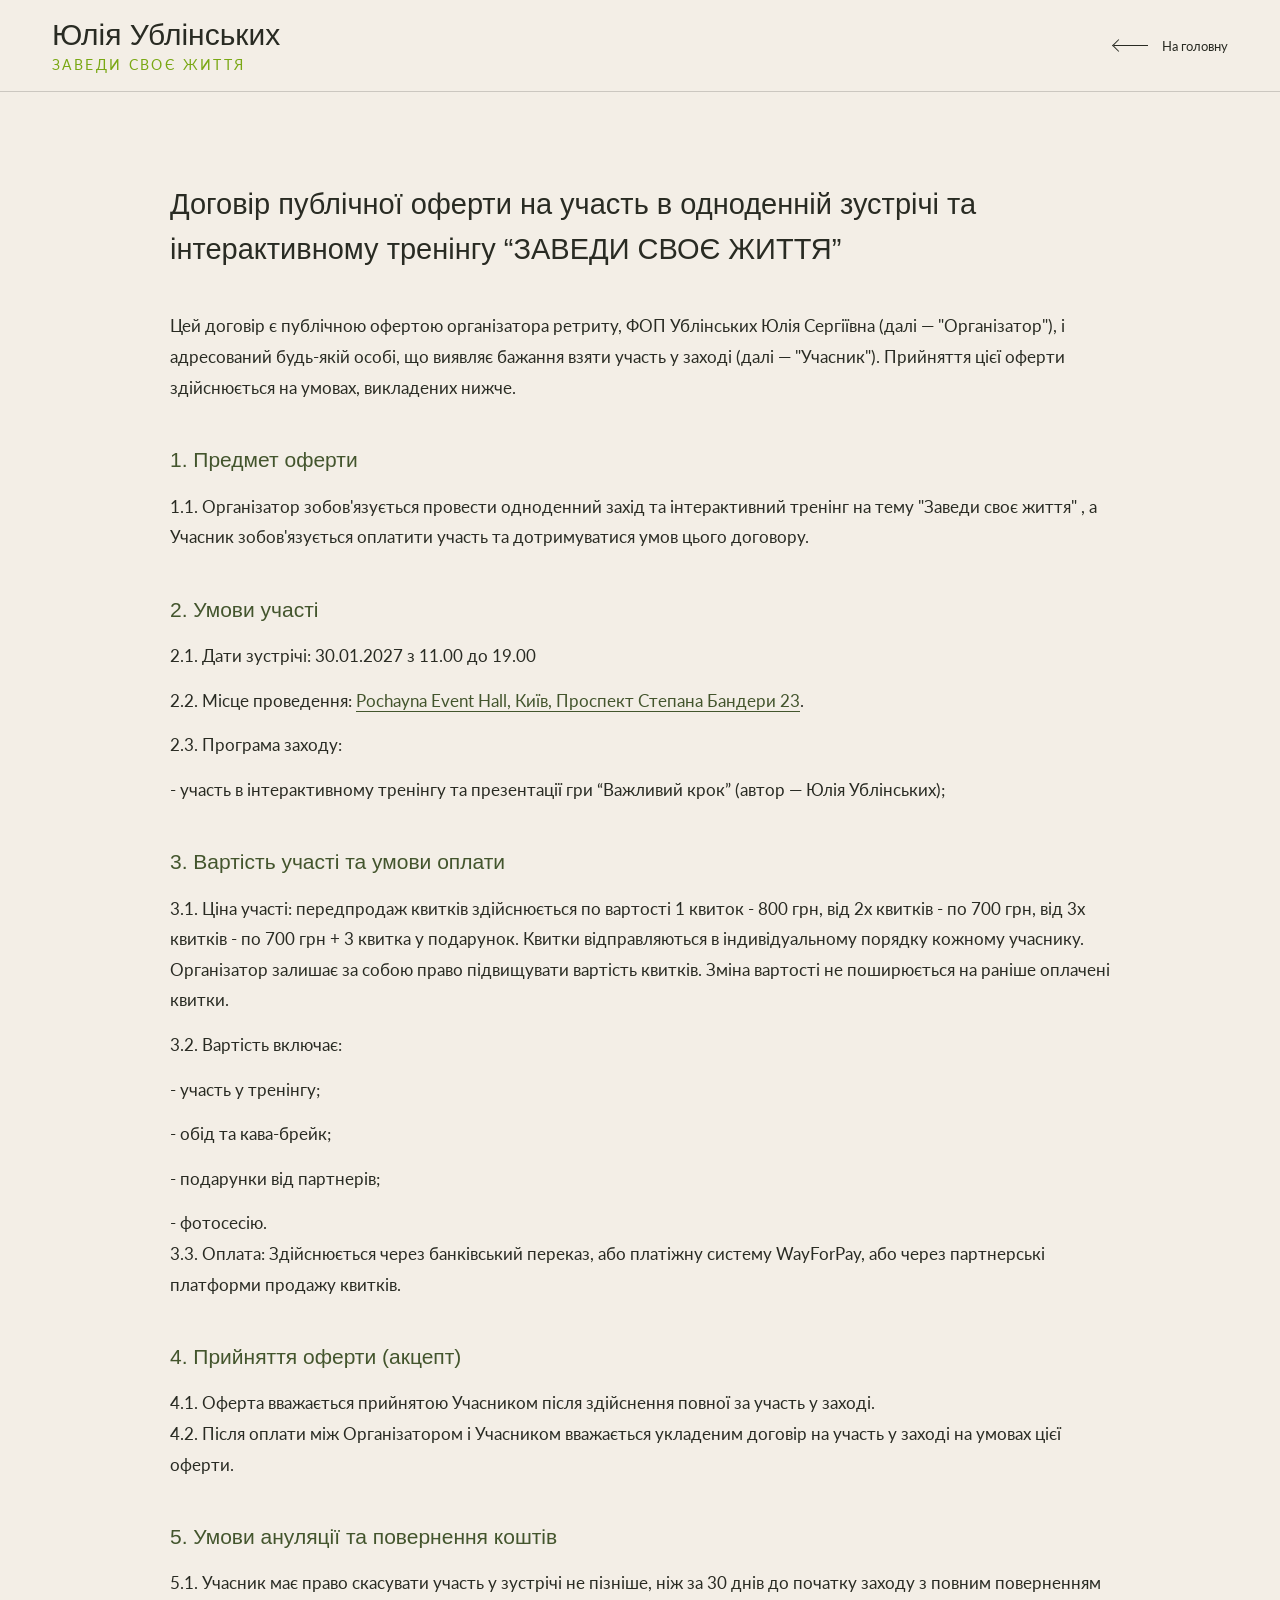
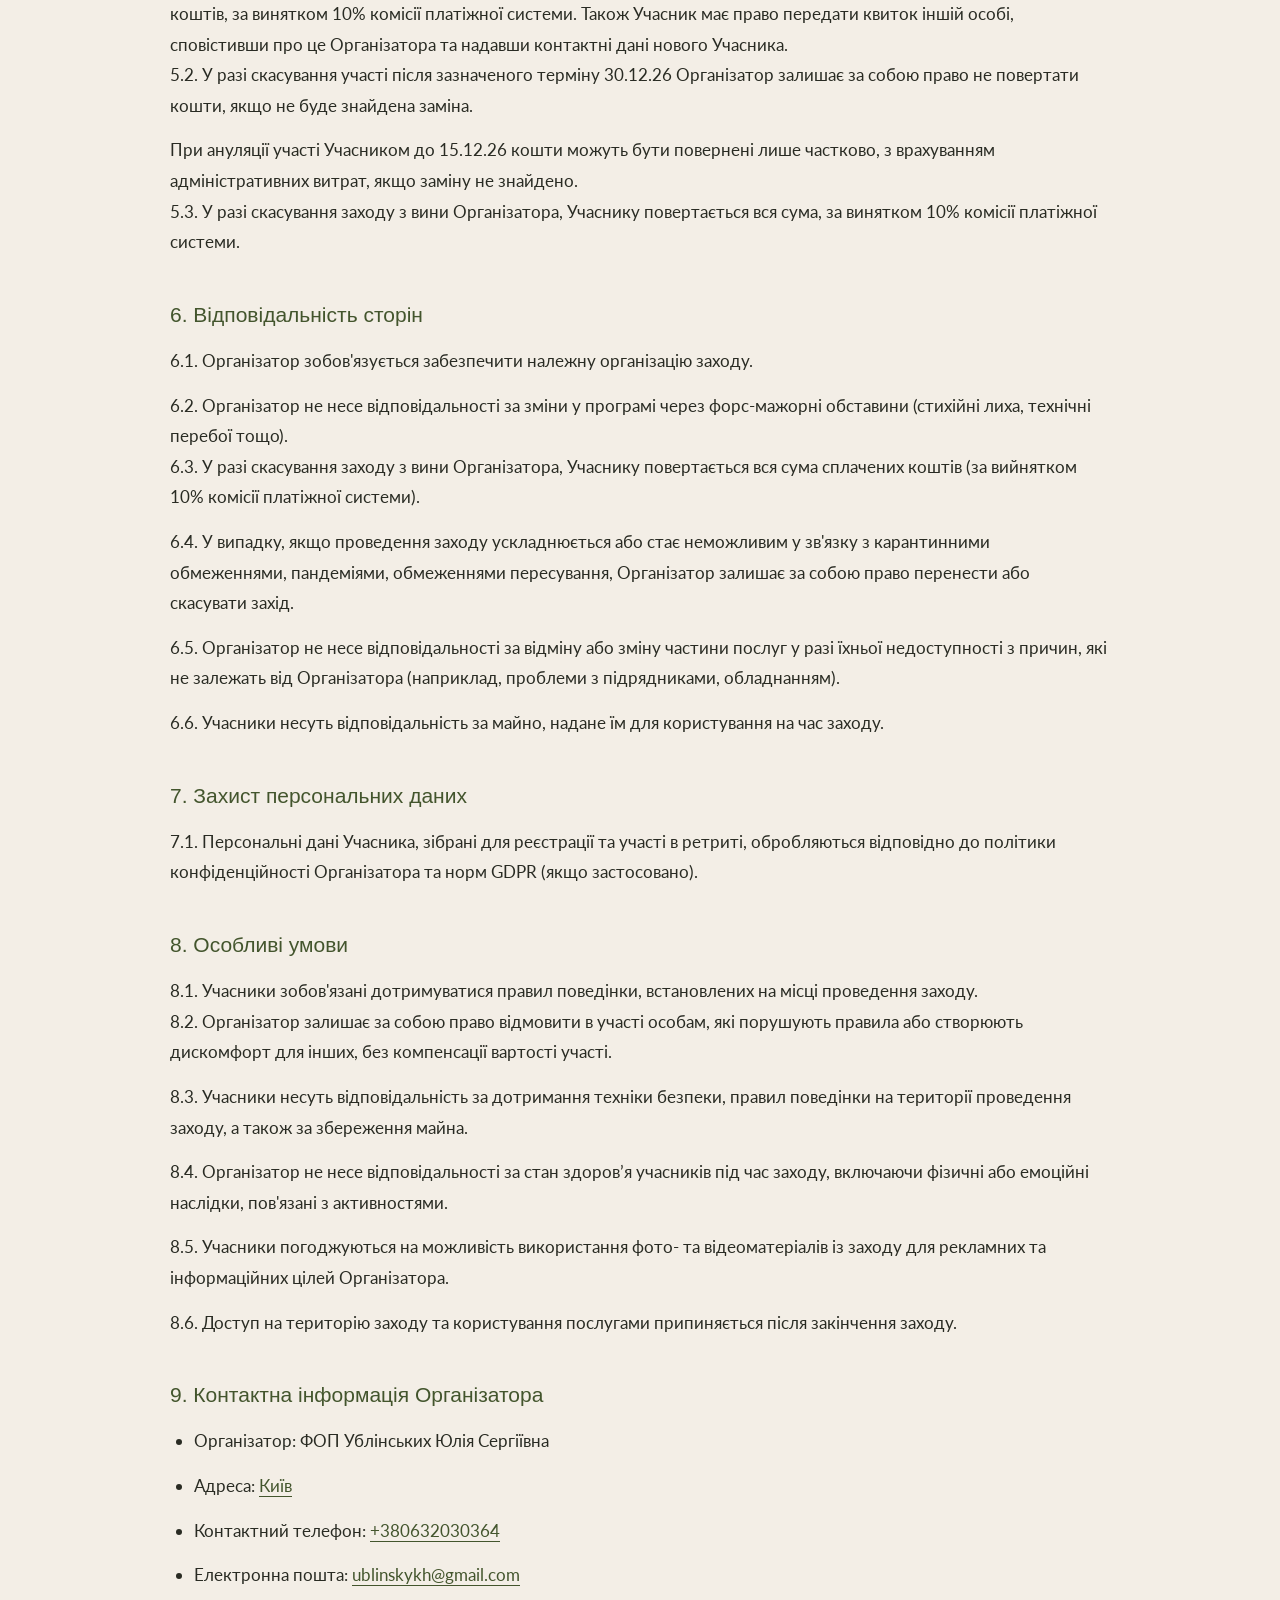
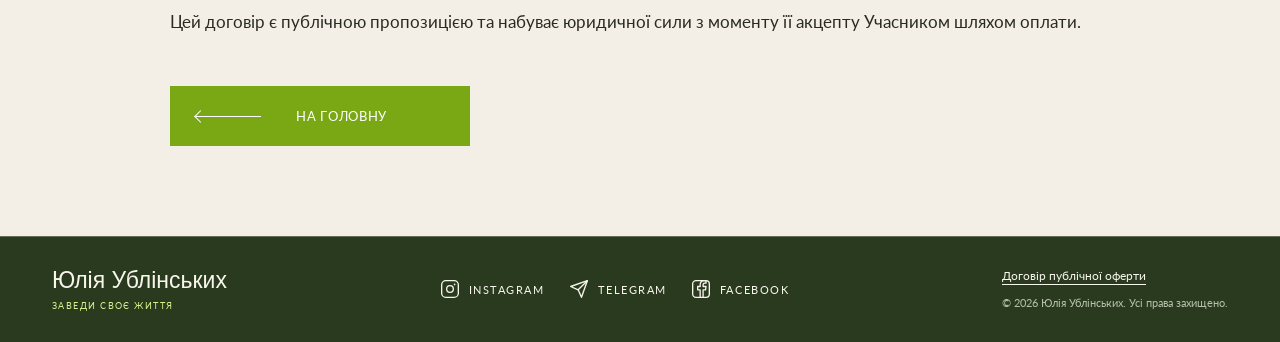
<file: offer.html>
<!doctype html>
<html lang="uk">
<head>
  <meta charset="utf-8" />
  <meta name="viewport" content="width=device-width, initial-scale=1" />
  <meta name="theme-color" content="#f3eee6" />
  <title>Договір публічної оферти — Юлія Ублінських</title>
  <link rel="preconnect" href="https://fonts.googleapis.com" />
  <link rel="preconnect" href="https://fonts.gstatic.com" crossorigin />
  <link href="https://fonts.googleapis.com/css2?family=Lato:wght@400;700&display=swap" rel="stylesheet" />
  <link rel="stylesheet" href="style.css" />
</head>
<body class="offer-page">
  <a class="skip-link" href="#offer">Перейти до вмісту</a>
  <header class="site-header">
    <div class="container header-inner">
      <a class="brand" href="index.html"><span class="brand-name">Юлія Ублінських</span><span class="brand-event">Заведи своє життя</span></a>
      <a class="offer-back" href="index.html"><span class="long-arrow" aria-hidden="true"></span> На головну</a>
    </div>
  </header>
  <main id="offer" class="container offer-main">
    <article class="offer-document">
<h1>Договір публічної оферти на участь в одноденній зустрічі та інтерактивному тренінгу “ЗАВЕДИ СВОЄ ЖИТТЯ”</h1>
<p>Цей договір є публічною офертою організатора ретриту, ФОП Ублінських Юлія Сергіївна (далі — &quot;Організатор&quot;), і адресований будь-якій особі, що виявляє бажання взяти участь у заході (далі — &quot;Учасник&quot;). Прийняття цієї оферти здійснюється на умовах, викладених нижче.</p>
<h2>1. Предмет оферти</h2>
<p>1.1. Організатор зобов&#x27;язується провести одноденний захід та інтерактивний тренінг на тему &quot;Заведи своє життя&quot; , а Учасник зобов&#x27;язується оплатити участь та дотримуватися умов цього договору.</p>
<h2>2. Умови участі</h2>
<p>2.1. Дати зустрічі: 30.01.2027 з 11.00 до 19.00</p>
<p>2.2. Місце проведення: <a class="offer-contact-link" href="https://www.google.com/maps/search/?api=1&query=Pochayna%20Event%20Hall%2C%20%D0%9A%D0%B8%D1%97%D0%B2%2C%20%D0%9F%D1%80%D0%BE%D1%81%D0%BF%D0%B5%D0%BA%D1%82%20%D0%A1%D1%82%D0%B5%D0%BF%D0%B0%D0%BD%D0%B0%20%D0%91%D0%B0%D0%BD%D0%B4%D0%B5%D1%80%D0%B8%2023" target="_blank" rel="noopener noreferrer">Pochayna Event Hall, Київ, Проспект Степана Бандери 23</a>.</p>
<p>2.3. Програма заходу: </p>
<p>- участь в інтерактивному тренінгу та презентації гри “Важливий крок” (автор — Юлія Ублінських);</p>
<h2>3. Вартість участі та умови оплати</h2>
<p>3.1. Ціна участі: передпродаж квитків здійснюється по вартості 1 квиток - 800 грн, від 2х квитків - по 700 грн, від 3х квитків - по 700 грн + 3 квитка у подарунок. Квитки відправляються в індивідуальному порядку кожному учаснику. Організатор залишає за собою право підвищувати вартість квитків. Зміна вартості не поширюється на раніше оплачені квитки. </p>
<p>3.2. Вартість включає: </p>
<p>- участь у тренінгу;</p>
<p>- обід та кава-брейк;</p>
<p>- подарунки від партнерів;</p>
<p>- фотосесію.<br/>3.3. Оплата: Здійснюється через банківський переказ, або платіжну систему WayForPay, або через партнерські платформи продажу квитків.</p>
<h2>4. Прийняття оферти (акцепт)</h2>
<p>4.1. Оферта вважається прийнятою Учасником після здійснення повної за участь у заході.<br/>4.2. Після оплати між Організатором і Учасником вважається укладеним договір на участь у заході на умовах цієї оферти.</p>
<h2>5. Умови ануляції та повернення коштів</h2>
<p>5.1. Учасник має право скасувати участь у зустрічі не пізніше, ніж за 30 днів до початку заходу з повним поверненням коштів, за винятком 10% комісії платіжної системи. Також Учасник має право передати квиток іншій особі, сповістивши про це Організатора та надавши контактні дані нового Учасника.<br/>5.2. У разі скасування участі після зазначеного терміну 30.12.26 Організатор залишає за собою право не повертати кошти, якщо не буде знайдена заміна. </p>
<p>При ануляції участі Учасником до 15.12.26 кошти можуть бути повернені лише частково, з врахуванням адміністративних витрат, якщо заміну не знайдено.<br/>5.3. У разі скасування заходу з вини Організатора, Учаснику повертається вся сума, за винятком 10% комісії платіжної системи.</p>
<h2>6. Відповідальність сторін</h2>
<p>6.1. Організатор зобов&#x27;язується забезпечити належну організацію заходу. </p>
<p>6.2. Організатор не несе відповідальності за зміни у програмі через форс-мажорні обставини (стихійні лиха, технічні перебої тощо).<br/>6.3. У разі скасування заходу з вини Організатора, Учаснику повертається вся сума сплачених коштів (за вийнятком 10% комісії платіжної системи). </p>
<p>6.4. У випадку, якщо проведення заходу ускладнюється або стає неможливим у зв&#x27;язку з карантинними обмеженнями, пандеміями, обмеженнями пересування, Організатор залишає за собою право перенести або скасувати захід.</p>
<p>6.5. Організатор не несе відповідальності за відміну або зміну частини послуг у разі їхньої недоступності з причин, які не залежать від Організатора (наприклад, проблеми з підрядниками, обладнанням).</p>
<p>6.6. Учасники несуть відповідальність за майно, надане їм для користування на час заходу.</p>
<h2>7. Захист персональних даних</h2>
<p>7.1. Персональні дані Учасника, зібрані для реєстрації та участі в ретриті, обробляються відповідно до політики конфіденційності Організатора та норм GDPR (якщо застосовано).</p>
<h2>8. Особливі умови</h2>
<p>8.1. Учасники зобов&#x27;язані дотримуватися правил поведінки, встановлених на місці проведення заходу.<br/>8.2. Організатор залишає за собою право відмовити в участі особам, які порушують правила або створюють дискомфорт для інших, без компенсації вартості участі.</p>
<p>8.3. Учасники несуть відповідальність за дотримання техніки безпеки, правил поведінки на території проведення заходу, а також за збереження майна.</p>
<p>8.4. Організатор не несе відповідальності за стан здоров’я учасників під час заходу, включаючи фізичні або емоційні наслідки, пов&#x27;язані з активностями.</p>
<p>8.5. Учасники погоджуються на можливість використання фото- та відеоматеріалів із заходу для рекламних та інформаційних цілей Організатора.</p>
<p>8.6. Доступ на територію заходу та користування послугами припиняється після закінчення заходу.</p>
<h2>9. Контактна інформація Організатора</h2>
<ul class="offer-contacts">
<li>Організатор: ФОП Ублінських Юлія Сергіївна</li>
<li>Адреса: <a class="offer-contact-link" href="https://www.google.com/maps/search/?api=1&query=%D0%9A%D0%B8%D1%97%D0%B2%2C%20%D0%A3%D0%BA%D1%80%D0%B0%D1%97%D0%BD%D0%B0" target="_blank" rel="noopener noreferrer">Київ</a></li>
<li>Контактний телефон: <a class="offer-contact-link" href="tel:+380632030364">+380632030364</a></li>
<li>Електронна пошта: <a class="offer-contact-link" href="mailto:ublinskykh@gmail.com">ublinskykh@gmail.com</a></li>
</ul>
<p>Цей договір є публічною пропозицією та набуває юридичної сили з моменту її акцепту Учасником шляхом оплати. </p>
    </article>
    <a class="primary-button offer-back--bottom" href="index.html"><span class="long-arrow" aria-hidden="true"></span> На головну</a>
  </main>
  <div class="offer-footer"><footer class="closing__footer">
          <div class="container closing__footer-inner">
            <a
              href="index.html"
              class="closing__brand"
              aria-label="Повернутися на початок"
            >
              Юлія Ублінських
              <span>ЗАВЕДИ СВОЄ ЖИТТЯ</span>
            </a>

            <div class="closing__socials">
              <!-- Instagram -->
              <a
                class="closing__instagram"
                href="https://www.instagram.com/yuliaublinskykh/"
                target="_blank"
                rel="noopener noreferrer"
                aria-label="Instagram Юлії Ублінських"
              >
                <svg
                  xmlns="http://www.w3.org/2000/svg"
                  width="20"
                  height="20"
                  viewBox="0 0 24 24"
                  fill="none"
                  stroke="currentColor"
                  stroke-width="1.6"
                  stroke-linecap="round"
                  stroke-linejoin="round"
                  aria-hidden="true"
                >
                  <rect x="2" y="2" width="20" height="20" rx="5" />
                  <circle cx="12" cy="12" r="4" />
                  <circle
                    cx="17.5"
                    cy="6.5"
                    r="1"
                    fill="currentColor"
                    stroke="none"
                  />
                </svg>
                <span>INSTAGRAM</span>
              </a>

              <!-- Telegram -->
              <a
                class="closing__instagram"
                href="https://t.me/+SPLMEVua9_EwNjFi"
                target="_blank"
                rel="noopener noreferrer"
                aria-label="Telegram-канал Юлії Ублінських"
              >
                <svg
                  xmlns="http://www.w3.org/2000/svg"
                  width="20"
                  height="20"
                  viewBox="0 0 24 24"
                  fill="none"
                  stroke="currentColor"
                  stroke-width="1.6"
                  stroke-linecap="round"
                  stroke-linejoin="round"
                  aria-hidden="true"
                >
                  <path d="m22 2-7 20-4-9-9-4Z" />
                  <path d="M22 2 11 13" />
                </svg>
                <span>TELEGRAM</span>
              </a>

              <!-- Facebook -->
              <a
                class="closing__instagram"
                href="https://www.facebook.com/share/19QCuooeKZ/?mibextid=wwXIfr"
                target="_blank"
                rel="noopener noreferrer"
                aria-label="Facebook Юлії Ублінських"
              >
                <svg
                  xmlns="http://www.w3.org/2000/svg"
                  width="20"
                  height="20"
                  viewBox="0 0 24 24"
                  fill="none"
                  stroke="currentColor"
                  stroke-width="1.6"
                  stroke-linecap="round"
                  stroke-linejoin="round"
                  aria-hidden="true"
                >
                  <rect x="2" y="2" width="20" height="20" rx="4" />
                  <path
                    d="M14.5 22v-9h3l.5-4h-3.5V7c0-1.2.4-2 2-2H18V2.2A16 16 0 0 0 15.7 2C12.8 2 11 3.8 11 7v2H8v4h3v9"
                  />
                </svg>
                <span>FACEBOOK</span>
              </a>
            </div>

            <div class="closing__legal">
              <a class="closing__offer-link" href="offer.html" aria-current="page">Договір публічної оферти</a>
            <small>© 2026 Юлія Ублінських. Усі права захищено.</small>
            </div>
          </div>
        </footer></div>
</body>
</html>
</file>
<file: style.css>
@font-face {
  font-family: "UkrainianAdverGothic";
  src: url("fonts/Uk-AdverGothic-Regular.woff2") format("woff2");
  font-style: normal;
  font-weight: 400;
  font-display: swap;
}
@font-face {
  font-family: "Lato";
  src: url("fonts/Lato-Regular.woff2") format("woff2");
  font-style: normal;
  font-weight: 400;
  font-display: swap;
}

:root {
  --paper: #f3eee6;
  --ink: #292b23;
  --olive: #7aa814;
  --muted: #66675c;
  --line: rgba(41, 43, 35, 0.2);
  --header-h: 92px;
}
* {
  box-sizing: border-box;
}
html {
  scroll-behavior: smooth;
}
body {
  margin: 0;
  background: var(--paper);
  color: var(--ink);
  font-family: Lato, Arial, sans-serif;
  -webkit-font-smoothing: antialiased;
}
body.menu-open {
  overflow: hidden;
}
a {
  color: inherit;
  text-decoration: none;
}
button {
  font: inherit;
}
.container {
  width: min(100% - 104px, 1440px);
  margin-inline: auto;
}
.skip-link {
  position: absolute;
  top: -100px;
  left: 16px;
  z-index: 100;
  padding: 12px;
  background: white;
}
.skip-link:focus {
  top: 12px;
}
.site-header {
  height: var(--header-h);
  position: sticky;
  top: 0;
  z-index: 30;
  background: rgba(243, 238, 230, 0.96);
  border-bottom: 1px solid var(--line);
}
.header-inner {
  height: 100%;
  display: flex;
  align-items: center;
  justify-content: space-between;
  gap: 35px;
}
.brand {
  display: flex;
  flex-direction: column;
  gap: 5px;
  flex-shrink: 0;
}
.brand-name {
  font-size: 30px;
  font-weight: 300;
  line-height: 1.1;
  font-family: UkrainianAdverGothic, Arial, sans-serif;
}
.brand-event {
  font-size: 14px;
  letter-spacing: 0.17em;
  text-transform: uppercase;
  color: var(--olive);
}
.desktop-nav {
  display: flex;
  align-items: center;
  gap: 38px;
  margin-left: auto;
}
.desktop-nav a {
  font-size: 12px;
  transition: color 0.25s;
}
.desktop-nav a:hover {
  color: var(--olive);
}
.header-actions {
  display: flex;
  align-items: center;
  gap: 28px;
}
.header-ticket {
  display: flex;
  align-items: center;
  gap: 25px;
  font-size: 12px;
  text-transform: uppercase;
  letter-spacing: 0.06em;
}
.long-arrow {
  display: inline-block;
  position: relative;
  width: 65px;
  height: 1px;
  background: currentColor;
  flex-shrink: 0;
}
.long-arrow:after {
  content: "";
  position: absolute;
  right: 0;
  top: -4px;
  width: 8px;
  height: 8px;
  border-top: 1px solid currentColor;
  border-right: 1px solid currentColor;
  transform: rotate(45deg);
}
.burger {
  width: 43px;
  height: 36px;
  display: flex;
  flex-direction: column;
  justify-content: center;
  align-items: flex-end;
  gap: 7px;
  background: none;
  border: 0;
  padding: 0;
  cursor: pointer;
  position: relative;
  z-index: 35;
}
.burger span {
  height: 1px;
  background: var(--ink);
  display: block;
  transition:
    transform 0.3s,
    width 0.3s,
    opacity 0.3s;
}
.burger span:nth-child(1) {
  width: 38px;
}
.burger span:nth-child(2) {
  width: 27px;
}
.burger span:nth-child(3) {
  width: 17px;
}
.burger[aria-expanded="true"] span:first-child {
  transform: translateY(8px) rotate(45deg);
  width: 34px;
}
.burger[aria-expanded="true"] span:nth-child(2) {
  opacity: 0;
}
.burger[aria-expanded="true"] span:last-child {
  transform: translateY(-8px) rotate(-45deg);
  width: 34px;
}
.menu-panel {
  position: fixed;
  z-index: 25;
  top: var(--header-h);
  left: 0;
  right: 0;
  min-height: 350px;
  padding: 54px max(52px, calc((100vw - 1440px) / 2));
  background: var(--paper);
  border-bottom: 1px solid var(--line);
  visibility: hidden;
  opacity: 0;
  transform: translateY(-14px);
  transition:
    opacity 0.28s,
    transform 0.28s,
    visibility 0.28s;
}
.menu-panel.is-open {
  visibility: visible;
  opacity: 1;
  transform: translateY(0);
}
.menu-panel nav {
  display: grid;
  gap: 0;
  max-width: 660px;
}
.menu-panel nav a {
  display: flex;
  justify-content: space-between;
  align-items: center;
  gap: 20px;
  border-bottom: 1px solid var(--line);
  padding: 15px 0;
  font-family: UkrainianAdverGothic, Arial, sans-serif;
  font-size: clamp(23px, 3vw, 38px);
}
.menu-panel p {
  font-size: 11px;
  text-transform: uppercase;
  letter-spacing: 0.15em;
  margin-top: 34px;
  color: var(--muted);
}
.hero {
  position: relative;
  min-height: 100svh;
  overflow: hidden;
  isolation: isolate;
  background-image: url(img/back.webp);
  background-repeat: no-repeat;
  background-size: cover;
  background-position: center;
}
/* .hero:before {
  content: "";
  position: absolute;
  inset: 0;
  z-index: -1;
  background: linear-gradient(
    90deg,
    var(--paper) 0%,
    rgba(243, 238, 230, 0.98) 34%,
    rgba(243, 238, 230, 0.8) 52%,
    transparent 60%
  );
} */
.hero-image {
  position: absolute;
  z-index: -2;
  right: 0;
  top: 0;
  width: 55%;
  height: 100%;
  overflow: hidden;
}
.hero-image img {
  width: 90%;
  height: 100%;
  margin-left: auto;
  margin-right: 20%;
  object-fit: cover;
  object-position: 90% 5%;
  display: block;
}
.hero-inner {
  min-height: calc(100svh - var(--header-h) - 60px);
  display: flex;
  align-items: center;
}
.hero-copy {
  padding: 80px 0 100px;
  max-width: 680px;
}
.eyebrow {
  text-transform: uppercase;
  font-size: 12px;
  letter-spacing: 0.19em;
  line-height: 1.8;
  margin: 0 0 30px;
}
.hero h1 {
  font-family: UkrainianAdverGothic, Arial, sans-serif;
  font-size: clamp(78px, 8.1vw, 152px);
  line-height: 1.06;
  letter-spacing: -0.015em;
  font-weight: 400;
  text-transform: uppercase;
  margin: 0 0 28px;
}
.hero h1 span {
  display: block;
}
.hero h1 .accent {
  color: var(--olive);
}
.hero-description {
  font-size: clamp(18px, 1.65vw, 18px);
  line-height: 1.7;
  max-width: 560px;
  margin: 0 0 15px;
}

.event-details {
  display: flex;
  align-items: center;
  gap: 22px;
  font-size: 16px;
  letter-spacing: 0.02em;
  margin-bottom: 35px;
  margin-top: 35px;
}
.detail-divider {
  height: 21px;
  width: 1px;
  background: var(--line);
}
.primary-button {
  display: inline-flex;
  align-items: center;
  justify-content: space-between;
  gap: 35px;
  min-width: 300px;
  padding: 22px 26px;
  background: var(--olive);
  color: white;
  font-size: 13px;
  letter-spacing: 0.055em;
  text-transform: uppercase;
  transition:
    background 0.25s,
    transform 0.25s;
}
.primary-button:hover {
  background: #344222;
  transform: translateY(-2px);
}
.ticket-note {
  font-size: 12px;
  color: var(--muted);
  margin-top: 16px;
}
.hero-bottom {
  min-height: 60px;
  display: flex;
  justify-content: space-between;
  align-items: center;
  gap: 16px;
  font-size: 10px;
  text-transform: uppercase;
  letter-spacing: 0.13em;
  color: var(--muted);
  border-top: 1px solid var(--line);
}
:focus-visible {
  outline: 2px solid var(--olive);
  outline-offset: 5px;
}
@media (max-width: 1050px) {
  .container {
    width: min(100% - 64px, 1440px);
  }
  .desktop-nav {
    display: none;
  }
  .hero h1 {
    font-size: clamp(70px, 10vw, 118px);
  }
  .hero-image {
    width: 60%;
  }
  .hero:before {
    background: linear-gradient(
      90deg,
      var(--paper) 0%,
      rgba(243, 238, 230, 0.97) 32%,
      rgba(243, 238, 230, 0.4) 78%,
      transparent 100%
    );
  }
}
@media (max-width: 700px) {
  :root {
    --header-h: 75px;
  }
  .container {
    width: calc(100% - 40px);
  }
  .header-inner {
    gap: 14px;
  }
  .brand-name {
    font-size: 26px;
  }
  .brand-event {
    font-size: 12px;
    letter-spacing: 0.12em;
  }
  .header-ticket {
    display: none;
  }
  .burger {
    width: 38px;
  }
  .burger span:nth-child(1) {
    width: 35px;
  }
  .burger span:nth-child(2) {
    width: 25px;
  }
  .burger span:nth-child(3) {
    width: 16px;
  }
  .menu-panel {
    padding: 32px 20px;
    min-height: 290px;
  }
  .menu-panel nav a {
    font-size: 16px;
  }
  .hero {
    min-height: calc(100svh - var(--header-h));
    display: flex;
    flex-direction: column;
  }
  .hero-image {
    top: 0;
    left: 0;
    right: 0;
    width: 100%;
    height: 37%;
    z-index: -2;
  }
  .hero-image img {
    object-position: 95% 20%;
    margin-left: 0;
  }
  .hero:before {
    z-index: -1;
    background: none;
  }
  .hero-inner {
    min-height: unset;
    flex: 1;
    display: flex;
    align-items: flex-end;
    padding-top: clamp(230px, 55svh, 480px);
  }
  .hero-copy {
    width: 100%;
    padding: 0 0 50px;
  }
  .eyebrow {
    font-size: 14px;
    letter-spacing: 0.14em;
    margin-bottom: 18px;
  }
  .hero .eyebrow {
    font-size: 16px;
  }
  .hero h1 {
    font-size: clamp(57px, 13.2vw, 100px);
    line-height: 0.92;
    letter-spacing: -0.035em;
    margin-bottom: 22px;
    margin-top: 30px;
    display: flex;
    align-items: center;
    gap: 20px;
    flex-wrap: wrap;
  }
  .hero-description {
    font-size: 18px;
    line-height: 1.65;
    margin-bottom: 10px;
  }
  .event-details {
    font-size: 16px;
    gap: 15px;
    margin-bottom: 24px;
  }
  .primary-button {
    width: 100%;
    min-width: 0;
    padding: 20px 22px;
  }
  .hero-bottom {
    min-height: 52px;
    font-size: 8px;
    letter-spacing: 0.06em;
  }
  .hero-bottom span:last-child {
    display: none;
  }
}
@media (max-width: 380px) {
  .hero h1 {
    font-size: 13vw;
  }
  .hero-inner {
    padding-top: 48svh;
  }
}
@media (prefers-reduced-motion: reduce) {
  *,
  *:before,
  *:after {
    scroll-behavior: auto !important;
    transition: none !important;
    animation: none !important;
  }
}

.burger {
  display: none;
}
@media (max-width: 1050px) {
  .burger {
    display: flex;
  }
}

@media (max-width: 700px) {
  .hero-image {
    left: 0;
    width: 100%;
    -webkit-mask-image: linear-gradient(
      to bottom,
      #000 0%,
      #000 80%,
      transparent 100%
    );
    mask-image: linear-gradient(to bottom, #000 0%, #000 80%, transparent 100%);
  }
}

.for-whom {
  position: relative;
  isolation: isolate;
  overflow: hidden;
  background: #7c9254;
  color: #f8f5ed;
  scroll-margin-top: var(--header-h);
}

.for-whom::before {
  content: "";
  position: absolute;
  inset: 0;
  z-index: -2;
  background: url("img/green-paper.webp") center / cover no-repeat;
}

.for-whom::after {
  content: "";
  position: absolute;
  inset: 0;
  z-index: -1;
  background: linear-gradient(
    180deg,
    rgba(30, 48, 20, 0.27),
    rgba(30, 48, 20, 0.43)
  );
}

.for-whom__inner {
  padding-block: clamp(100px, 10vw, 160px);
  max-width: 1440px;
}

.for-whom__heading {
  max-width: 850px;
  margin-bottom: clamp(65px, 8vw, 115px);
}

.for-whom__heading .eyebrow {
  color: #fff;
  margin-bottom: 30px;
}

.for-whom__heading h2 {
  font:
    400 clamp(42px, 5.1vw, 79px) / 1.19 UkrainianAdverGothic,
    Georgia,
    serif;
  line-height: 1.18;
  letter-spacing: -0.025em;
  margin: 0;
}

.for-whom__heading h2 em {
  color: #c7e47b;
}

.for-whom__description {
  max-width: 540px;
  margin: 32px 0 0;
  font-size: 20px;
  line-height: 1.8;
  color: rgba(255, 255, 255, 1);
}

.for-whom__timeline {
  --timeline-progress: 0;
  position: relative;
  max-width: 930px;
  margin-left: clamp(10px, 5vw, 75px);
  padding-left: clamp(48px, 7vw, 100px);
  border-left: 1px solid rgba(255, 255, 255, 0.3);
}

.for-whom__progress {
  position: absolute;
  left: -1px;
  top: 0;
  width: 2px;
  height: calc(var(--timeline-progress) * 100%);
  background: #d5f08d;
  box-shadow: 0 0 14px rgba(213, 240, 141, 0.35);
  pointer-events: none;
}

.for-whom__step {
  position: relative;
  min-height: clamp(175px, 18vw, 240px);
  display: flex;
  flex-direction: column;
  justify-content: center;
  gap: 18px;
  padding: 30px 0;
  opacity: 0.18;
  transform: translateY(32px);
  transition:
    opacity 0.7s ease,
    transform 0.7s cubic-bezier(0.2, 0.7, 0.2, 1);
}

.for-whom__step.is-visible {
  opacity: 1;
  transform: translateY(0);
}

.for-whom__dot {
  position: absolute;
  left: calc(-1 * clamp(48px, 7vw, 100px) - 7px);
  top: 50%;
  width: 13px;
  height: 13px;
  border: 2px solid #d5f08d;
  background: #7c9254;
  border-radius: 50%;
  transform: translateY(-50%);
  box-shadow: 0 0 0 0 rgba(213, 240, 141, 0.3);
  transition:
    background 0.4s ease,
    box-shadow 0.4s ease;
}

.for-whom__step.is-visible .for-whom__dot {
  background: #d5f08d;
  box-shadow: 0 0 0 7px rgba(213, 240, 141, 0.15);
}

.for-whom__number {
  font-size: 12px;
  letter-spacing: 0.16em;
  color: #d5f08d;
}

.for-whom__step p {
  margin: 0;
  max-width: 700px;
  font-family: UkrainianAdverGothic, Arial, sans-serif;
  font-size: clamp(24px, 3vw, 43px);
  line-height: 1.45;
  letter-spacing: -0.025em;
}

.for-whom__footer {
  display: flex;
  align-items: flex-end;
  justify-content: space-between;
  gap: 50px;
  margin-top: clamp(70px, 9vw, 125px);
  padding-top: 36px;
  border-top: 1px solid rgba(255, 255, 255, 0.3);
}

.for-whom__footer p {
  margin: 0;
  max-width: 570px;
  font-size: clamp(17px, 1.6vw, 23px);
  line-height: 1.7;
}

.for-whom__footer p span {
  display: block;
  color: #d5f08d;
}

.for-whom__button {
  background: #d5f08d;
  color: #293a1e;
  flex-shrink: 0;
}

.for-whom__button:hover {
  background: #e2f5ae;
}

.for-whom [data-whom-reveal] {
  opacity: 0;
  transform: translateY(28px);
  transition:
    opacity 0.8s ease,
    transform 0.8s ease;
}

.for-whom [data-whom-reveal].is-visible {
  opacity: 1;
  transform: translateY(0);
}
.for-whom__footer {
  display: none;
}

@media (max-width: 700px) {
  .for-whom__inner {
    padding-block: 85px;
  }
  .for-whom__footer {
    display: flex;
  }
  .for-whom__heading {
    margin-bottom: 65px;
  }

  .for-whom__heading h2 {
    font-size: clamp(37px, 9vw, 56px);
  }

  .for-whom__description {
    margin-top: 24px;
    font-size: 20px;
    line-height: 1.5;
  }

  .for-whom__timeline {
    margin-left: 7px;
    padding-left: 38px;
  }

  .for-whom__step {
    min-height: 190px;
    gap: 14px;
  }

  .for-whom__dot {
    left: -45px;
  }

  .for-whom__step p {
    font-size: clamp(23px, 6vw, 32px);
  }

  .for-whom__footer {
    flex-direction: column;
    align-items: stretch;
    gap: 30px;
    margin-top: 75px;
  }

  .for-whom__footer p {
    font-size: 18px;
  }

  .for-whom__button {
    width: 100%;
  }
}

@media (prefers-reduced-motion: reduce) {
  .for-whom__step,
  .for-whom [data-whom-reveal] {
    opacity: 1;
    transform: none;
    transition: none;
  }
}

@media (min-width: 701px) {
  .for-whom__timeline {
    display: grid;
    grid-template-columns: repeat(4, minmax(0, 1fr));
    width: 100%;
    max-width: none;
    margin: 0;
    padding: 0;
    border-left: 0;
    align-items: stretch;
  }
  .for-whom__timeline::before {
    content: "";
    position: absolute;
    top: 50%;
    left: 0;
    right: 0;
    height: 1px;
    background: rgba(255, 255, 255, 0.35);
  }
  .for-whom__progress {
    top: 50%;
    left: 0;
    width: calc(var(--timeline-progress) * 100%);
    height: 2px;
    transform: translateY(-50%);
    z-index: 1;
  }
  .for-whom__step {
    min-width: 0;
    width: 100%;
    min-height: 430px;
    margin: 0;
    padding-inline: 16px;
    display: flex;
    flex-direction: column;
    align-items: flex-start;
    justify-content: flex-start;
  }
  .for-whom__step:nth-of-type(odd) {
    justify-content: flex-start;
    padding-top: 34px;
    padding-bottom: 245px;
  }
  .for-whom__step:nth-of-type(even) {
    justify-content: flex-end;
    padding-top: 245px;
    padding-bottom: 34px;
  }
  .for-whom__step p {
    max-width: 260px;
    font-size: clamp(18px, 1.65vw, 27px);
    line-height: 1.45;
  }
  .for-whom__dot {
    top: 50%;
    left: 16px;
    right: auto;
    transform: translate(-50%, -50%);
    z-index: 2;
  }
}

.retro-marquee {
  --marquee-bg: #f3ebdd;
  --marquee-ink: #53603b;
  --marquee-line: #b9ac92;

  position: relative;
  width: 100%;
  overflow: hidden;
  background: var(--marquee-bg);
  color: var(--marquee-ink);

  border-top: 1px solid var(--marquee-line);
  border-bottom: 1px solid var(--marquee-line);

  padding: 20px 0;
}

.retro-marquee::before,
.retro-marquee::after {
  content: "";
  position: absolute;
  left: 0;
  right: 0;
  height: 1px;
  background: var(--marquee-line);
  opacity: 0.45;
  pointer-events: none;
  z-index: 1;
}

.retro-marquee::before {
  top: 5px;
}

.retro-marquee::after {
  bottom: 5px;
}

.retro-marquee__track {
  display: flex;
  width: max-content;
  animation: retro-marquee-scroll 32s linear infinite;
  animation-duration: var(--marquee-duration, 32s);
  will-change: transform;
  transform: translate3d(0, 0, 0);
  -webkit-backface-visibility: hidden;
  backface-visibility: hidden;
}

.retro-marquee__group {
  display: flex;
  flex: 0 0 auto;
  align-items: center;
  gap: clamp(28px, 3vw, 55px);
  padding-right: clamp(28px, 3vw, 55px);

  white-space: nowrap;

  font-family: "UkrainianAdverGothic", Arial, sans-serif;
  font-size: clamp(13px, 1.3vw, 19px);
  font-weight: 400;
  letter-spacing: 0.015em;
  text-transform: uppercase;
}

.retro-marquee__star {
  font-family: Arial, sans-serif;
  font-size: 17px;
  color: #788550;
}

@keyframes retro-marquee-scroll {
  from {
    transform: translate3d(0, 0, 0);
  }

  to {
    transform: translate3d(calc(-1 * var(--marquee-distance, 50%)), 0, 0);
  }
}

@media (hover: hover) and (pointer: fine) {
  .retro-marquee:hover .retro-marquee__track {
    animation-play-state: paused;
  }
}

@media (max-width: 700px) {
  .retro-marquee {
    padding: 16px 0;
  }

  .retro-marquee__group {
    gap: 25px;
    padding-right: 25px;
    font-size: 13px;
  }

  .retro-marquee__track {
    animation-duration: var(--marquee-duration, 25s);
  }
}

@media (prefers-reduced-motion: reduce) {
  .retro-marquee__track {
    animation: none;
  }
}

.event-about {
  background: var(--paper);
  color: var(--ink);
  overflow: hidden;
  scroll-margin-top: var(--header-h);
}

.event-about__inner {
  display: grid;
  grid-template-columns: minmax(0, 0.9fr) minmax(0, 1.1fr);
  align-items: start;
  gap: clamp(48px, 6vw, 100px);
  padding-block: clamp(85px, 10vw, 160px);
}

.event-about__visual {
  position: relative;
  min-width: 0;
}

.event-about__photo {
  display: block;
  width: 100%;
  aspect-ratio: 0.76;
  object-fit: cover;
  object-position: center;
}

.event-about__photo-caption {
  display: block;
  margin-top: 16px;
  font-size: 10px;
  letter-spacing: 0.16em;
  color: var(--muted);
}

.event-about__content {
  min-width: 0;
}

.event-about__content .eyebrow {
  margin-bottom: 26px;
  color: var(--olive);
}

.event-about__content h2 {
  margin: 0 0 34px;
  font-family: UkrainianAdverGothic, Arial, sans-serif;
  font-weight: 400;
  font-size: clamp(42px, 4.5vw, 72px);
  line-height: 1.17;
  letter-spacing: -0.025em;
}

.event-about__content h2 em {
  color: var(--olive);
  font-style: normal;
}

.event-about__intro {
  margin: 0 0 24px;
  font-size: clamp(18px, 1.55vw, 23px);
  line-height: 1.7;
}

.event-about__description {
  margin: 0 0 18px;
  font-size: clamp(15px, 1.1vw, 17px);
  line-height: 1.85;
  color: var(--muted);
}

.event-about__features {
  display: flex;
  flex-direction: column;
  margin-top: 42px;
  border-top: 1px solid var(--line);
}

.event-about__feature {
  display: grid;
  grid-template-columns: 80px minmax(0, 1fr);
  align-items: center;
  gap: 22px;
  padding: 22px 0;
  border-bottom: 1px solid var(--line);
}

.event-about__feature img {
  display: block;
  width: 80px;
  height: 80px;
  object-fit: contain;
}

.event-about__feature h3 {
  margin: 0 0 8px;
  font-family: UkrainianAdverGothic, Arial, sans-serif;
  font-weight: 400;
  font-size: clamp(20px, 1.6vw, 25px);
  line-height: 1.35;
}

.event-about__feature p {
  margin: 0;
  max-width: 460px;
  font-size: 14px;
  line-height: 1.75;
  color: var(--muted);
}

.event-about__button {
  margin-top: 38px;
}

@media (max-width: 1050px) {
  .event-about__inner {
    grid-template-columns: minmax(0, 0.85fr) minmax(0, 1.15fr);
    gap: 35px;
  }

  .event-about__content h2 {
    font-size: clamp(36px, 4.5vw, 54px);
  }

  .event-about__feature {
    grid-template-columns: 65px minmax(0, 1fr);
    gap: 15px;
  }

  .event-about__feature img {
    width: 65px;
    height: 65px;
  }
}

@media (max-width: 700px) {
  .event-about__inner {
    grid-template-columns: 1fr;
    gap: 45px;
    padding-block: 85px;
    padding-top: 0;
  }

  .event-about__photo {
    aspect-ratio: 1 / 1.05;
  }

  .event-about__content h2 {
    font-size: clamp(39px, 9vw, 57px);
    margin-bottom: 27px;
  }

  .event-about__intro {
    font-size: 18px;
  }

  .event-about__description {
    font-size: 15px;
  }

  .event-about__features {
    margin-top: 32px;
  }

  .event-about__feature {
    grid-template-columns: 65px minmax(0, 1fr);
    padding: 20px 0;
  }

  .event-about__feature h3 {
    font-size: 21px;
  }

  .event-about__feature p {
    font-size: 13px;
  }

  .event-about__button {
    width: 100%;
    margin-top: 32px;
  }
}

.event-about__features {
  display: block;
  margin: 0;
  padding: clamp(78px, 9vw, 136px) 0 clamp(60px, 7vw, 100px);
  border: 0;
  background: #eae5d8;
  color: #30382a;
  position: relative;
  overflow: hidden;
}
.event-about__features::before {
  content: "";
  position: absolute;
  inset: 0;
  pointer-events: none;
  opacity: 0.24;
  background-image: radial-gradient(#8d8a76 0.45px, transparent 0.65px);
  background-size: 6px 6px;
}
.event-about__features-inner {
  position: relative;
  z-index: 1;
}
.event-about__features-head {
  display: grid;
  grid-template-columns: minmax(0, 1.3fr) minmax(240px, 0.55fr);
  gap: 60px;
  align-items: end;
  margin-bottom: clamp(44px, 6vw, 84px);
}
.event-about__features-kicker {
  font-size: 12px;
  letter-spacing: 0.22em;
  color: #5c733c;
  margin: 0 0 23px;
}
.event-about__features-head h2 {
  font-family: UkrainianAdverGothic, Arial, sans-serif;
  font-weight: 400;
  font-size: clamp(40px, 5.2vw, 83px);
  line-height: 1.2;
  letter-spacing: -0.025em;
  margin: 0;
  max-width: 900px;
}
.event-about__features-head h2 em {
  color: #4d7217;
  font-style: normal;
}
.event-about__features-lead {
  font-size: 20px;
  line-height: 1.5;
  color: #646658;
  margin: 0 0 8px;
  max-width: 350px;
}
.event-about__features-grid {
  display: grid;
  grid-template-columns: repeat(3, minmax(0, 1fr));
  border-top: 1px solid rgba(55, 65, 43, 0.3);
  border-bottom: 1px solid rgba(55, 65, 43, 0.3);
}
.event-about__features .event-about__feature {
  min-width: 0;
  display: flex;
  flex-direction: column;
  align-items: stretch;
  gap: 0;
  border: 0;
  padding: 24px clamp(18px, 2.6vw, 42px) 35px;
  background: transparent;
}
.event-about__features .event-about__feature:first-child {
  padding-left: 0;
}
.event-about__features .event-about__feature:last-child {
  padding-right: 0;
}
.event-about__features .event-about__feature + .event-about__feature {
  border-left: 1px solid rgba(55, 65, 43, 0.3);
}
.event-about__feature-top {
  display: flex;
  justify-content: space-between;
  align-items: center;
  gap: 12px;
  font-size: 10px;
  letter-spacing: 0.16em;
  color: #67734e;
}
.event-about__feature-top span:last-child {
  font-size: 22px;
  font-family: Arial, sans-serif;
}
.event-about__feature-art {
  height: clamp(185px, 20vw, 305px);
  display: flex;
  align-items: center;
  justify-content: center;
  margin: 16px 0 18px;
}
.event-about__features .event-about__feature img {
  width: min(88%, 270px);
  height: 100%;
  object-fit: contain;
  filter: drop-shadow(0 17px 13px rgba(48, 58, 27, 0.12));
  transition: transform 0.45s ease;
}
.event-about__features .event-about__feature:hover img {
  transform: translateY(-9px) rotate(-3deg);
}
.event-about__features .event-about__feature:nth-child(2):hover img {
  transform: translateY(-9px) rotate(3deg);
}
.event-about__feature-copy {
  padding-top: 22px;
  border-top: 1px solid rgba(55, 65, 43, 0.22);
}
.event-about__features .event-about__feature h3 {
  font-family: UkrainianAdverGothic, Arial, sans-serif;
  font-weight: 400;
  font-size: clamp(27px, 2.5vw, 42px);
  line-height: 1.25;
  margin: 0 0 13px;
}
.event-about__features .event-about__feature p {
  margin: 0;
  color: #646658;
  font-size: clamp(18px, 1.55vw, 20px);
  line-height: 1.75;
  max-width: 290px;
}
.event-about__features-foot {
  display: flex;
  justify-content: space-between;
  gap: 20px;
  padding-top: 25px;
  color: #67734e;
  font-size: 10px;
  letter-spacing: 0.16em;
}
@media (max-width: 700px) {
  .event-about__features {
    padding: 72px 0 54px;
  }
  .event-about__features-head {
    grid-template-columns: 1fr;
    gap: 22px;
    margin-bottom: 42px;
  }
  .event-about__features-head h2 {
    font-size: clamp(38px, 9vw, 55px);
  }
  .event-about__features-lead {
    max-width: 440px;
  }
  .event-about__features-grid {
    grid-template-columns: 1fr;
  }
  .event-about__features .event-about__feature,
  .event-about__features .event-about__feature:first-child,
  .event-about__features .event-about__feature:last-child {
    padding: 22px 0 30px;
  }
  .event-about__features .event-about__feature + .event-about__feature {
    border-left: 0;
    border-top: 1px solid rgba(55, 65, 43, 0.3);
  }
  .event-about__feature-art {
    height: 230px;
    margin: 10px 0 14px;
  }
  .event-about__features .event-about__feature img {
    width: min(75%, 245px);
  }
  .event-about__features .event-about__feature h3 {
    font-size: 32px;
  }
  .event-about__features-foot {
    font-size: 9px;
    line-height: 1.7;
  }
}
@media (prefers-reduced-motion: reduce) {
  .event-about__features .event-about__feature img {
    transition: none;
  }
  .event-about__features .event-about__feature:hover img {
    transform: none;
  }
}

.event-about__features {
  background-color: #f7f5f2;
  background-image:
    linear-gradient(rgba(255, 255, 255, 0.46), rgba(255, 255, 255, 0.46)),
    url("img/white-paper-texture.webp");
  background-position: center;
  background-size: cover;
  padding-block: clamp(85px, 10vw, 160px);
}
.event-about__features::before {
  display: none;
}
.event-about__features-head {
  margin-bottom: clamp(36px, 5vw, 70px);
}
.event-about__features-grid {
  width: 100%;
  grid-template-columns: repeat(3, minmax(0, 1fr));
}
.event-about__features .event-about__feature {
  padding: 28px clamp(16px, 2.4vw, 40px) 36px;
}
.event-about__feature-art {
  height: clamp(190px, 20vw, 310px);
}
@media (max-width: 700px) {
  .event-about__features {
    padding-block: 85px;
  }
  .event-about__features-grid {
    grid-template-columns: repeat(3, minmax(0, 1fr));
  }
  .event-about__features .event-about__feature,
  .event-about__features .event-about__feature:first-child,
  .event-about__features .event-about__feature:last-child {
    padding: 15px 8px 20px;
  }
  .event-about__features .event-about__feature + .event-about__feature {
    border-top: 0;
    border-left: 1px solid rgba(55, 65, 43, 0.3);
  }
  .event-about__feature-top {
    font-size: 8px;
    letter-spacing: 0.04em;
  }
  .event-about__feature-top span:last-child {
    display: none;
  }
  .event-about__feature-art {
    height: clamp(95px, 25vw, 180px);
    margin: 10px 0;
  }
  .event-about__features .event-about__feature img {
    width: 100%;
  }
  .event-about__features .event-about__feature h3 {
    font-size: clamp(15px, 4vw, 24px);
    overflow-wrap: anywhere;
  }
  .event-about__features .event-about__feature p {
    font-size: clamp(16px, 2.5vw, 18px);
    line-height: 1.55;
  }
}

.event-about__features {
  background-color: #f2e7d8;
  background-image:
    linear-gradient(rgba(245, 231, 211, 0.24), rgba(239, 219, 196, 0.32)),
    url("img/white-paper-texture.webp");
  background-size: cover;
  background-position: center;
}
.event-about__features-head {
  margin-bottom: clamp(40px, 5vw, 68px);
}
.event-about__features-grid {
  border: 0;
  gap: clamp(18px, 3vw, 52px);
}
.event-about__features .event-about__feature,
.event-about__features .event-about__feature:first-child,
.event-about__features .event-about__feature:last-child {
  border: 0;
  padding: 0;
}
.event-about__features .event-about__feature + .event-about__feature {
  border: 0;
}
.event-about__feature-copy {
  border: 0;
  padding-top: 8px;
}
.event-about__feature-top span:last-child {
  display: none;
}
.event-about__feature-art {
  margin: 8px 0 12px;
}
.event-about__features-foot {
  border: 0;
}
@media (max-width: 700px) {
  .event-about__inner {
    gap: 0;
  }
  .event-about__visual {
    width: 100vw;
    max-width: none;
    margin-left: calc(50% - 50vw);
    margin-right: calc(50% - 50vw);
    margin-bottom: 14px;
    overflow: hidden;
  }
  .event-about__photo {
    width: 100%;
    height: min(110vw, 590px);
    aspect-ratio: auto;
    object-fit: cover;
    object-position: center 28%;
    -webkit-mask-image: linear-gradient(
      to bottom,
      #000 0%,
      #000 58%,
      rgba(0, 0, 0, 0.7) 76%,
      transparent 100%
    );
    mask-image: linear-gradient(
      to bottom,
      #000 0%,
      #000 58%,
      rgba(0, 0, 0, 0.7) 76%,
      transparent 100%
    );
  }
  .event-about__photo-caption {
    margin: -22px 0 28px;
    padding-inline: max(20px, calc((100vw - 100%) / 2));
    position: relative;
  }
  .event-about__features-grid {
    grid-template-columns: repeat(3, minmax(0, 1fr));
    gap: 12px;
  }
  .event-about__features .event-about__feature,
  .event-about__features .event-about__feature:first-child,
  .event-about__features .event-about__feature:last-child,
  .event-about__features .event-about__feature + .event-about__feature {
    border: 0;
    padding: 0;
  }
  .event-about__feature-copy {
    padding-top: 4px;
  }
}

.event-about__features {
  background: #faefdf url("img/warm-paper.webp") repeat !important;
  background-size: 512px 512px !important;
  padding-block: clamp(85px, 10vw, 160px);
}
.event-about__features::before {
  display: none !important;
}
.event-about__features-head {
  align-items: end;
  margin-bottom: clamp(40px, 5vw, 75px);
}
.event-about__features-kicker {
  color: #52701c;
  font-weight: 700;
}
.event-about__features-head h2 em {
  color: #4d7217;
}
.event-about__features-grid {
  display: grid;
  grid-template-columns: repeat(3, minmax(0, 1fr));
  gap: clamp(22px, 4vw, 68px);
  border: 0 !important;
}
.event-about__features .event-about__feature,
.event-about__features .event-about__feature:first-child,
.event-about__features .event-about__feature:last-child,
.event-about__features .event-about__feature + .event-about__feature {
  display: flex;
  flex-direction: column;
  align-items: stretch;
  border: 0 !important;
  padding: 0 !important;
}
.event-about__feature-top {
  display: block;
  color: #55771b;
  font-size: clamp(14px, 1.4vw, 20px);
  letter-spacing: 0.08em;
  font-weight: 700;
}
.event-about__feature-top span:first-child {
  display: flex;
  align-items: baseline;
  gap: 12px;
}
.event-about__feature-number {
  font-family: UkrainianAdverGothic, Arial, sans-serif;
  font-size: clamp(82px, 10vw, 160px);
  line-height: 1;
  letter-spacing: -0.09em;
  color: #7aa814;
  font-weight: 400;
  display: block;
  margin-bottom: 8px;
}
.event-about__feature-label {
  font-size: clamp(10px, 0.9vw, 13px);
  letter-spacing: 0.14em;
  font-weight: 700;
}
.event-about__feature-art {
  height: clamp(190px, 20vw, 300px);
  margin: 0 0 14px;
}
.event-about__features .event-about__feature img {
  max-width: 100%;
  width: min(90%, 300px);
}
.event-about__feature-copy {
  padding: 0;
  border: 0 !important;
}
.event-about__features .event-about__feature h3 {
  margin-bottom: 12px;
}
.event-about__features .event-about__feature p {
  color: #55594a;
  max-width: 340px;
}
.event-about__features-foot {
  margin-top: clamp(35px, 5vw, 65px);
  padding-top: 0;
}
@media (max-width: 700px) {
  .event-about__features {
    padding-block: 85px;
  }
  .event-about__features-head {
    grid-template-columns: 1fr;
    gap: 20px;
    margin-bottom: 48px;
  }
  .event-about__features-grid {
    grid-template-columns: 1fr !important;
    gap: 58px;
  }
  .event-about__features .event-about__feature {
    max-width: 100%;
  }
  .event-about__feature-top span:first-child {
    gap: 14px;
  }
  .event-about__feature-number {
    font-size: clamp(112px, 28vw, 160px);
    margin-bottom: 0;
  }
  .event-about__feature-label {
    font-size: 12px;
  }
  .event-about__feature-art {
    height: clamp(230px, 65vw, 340px);
    margin: -12px 0 12px;
  }
  .event-about__features .event-about__feature img {
    width: min(82%, 320px);
  }
  .event-about__features .event-about__feature h3 {
    font-size: clamp(31px, 8vw, 43px);
  }
  .event-about__features .event-about__feature p {
    font-size: 18px;
    line-height: 1.75;
    max-width: 100%;
  }
  .event-about__features-foot {
    margin-top: 55px;
  }
}

.js-motion [data-site-reveal] {
  opacity: 0;
  transform: translate3d(0, 24px, 0);
  transition:
    opacity 0.85s cubic-bezier(0.2, 0.7, 0.2, 1),
    transform 0.85s cubic-bezier(0.2, 0.7, 0.2, 1);
}
.js-motion [data-site-reveal].is-revealed {
  opacity: 1;
  transform: none;
}
@media (max-width: 700px) {
  .js-motion .event-about__feature[data-site-reveal] {
    opacity: 0;
    transform: translate3d(0, 48px, 0);
    transition:
      opacity 0.95s ease,
      transform 0.95s cubic-bezier(0.2, 0.7, 0.2, 1);
  }
  .js-motion .event-about__feature[data-site-reveal].is-revealed {
    opacity: 1;
    transform: none;
  }
}
@media (prefers-reduced-motion: reduce) {
  .js-motion [data-site-reveal],
  .js-motion .event-about__feature[data-site-reveal] {
    opacity: 1 !important;
    transform: none !important;
    transition: none !important;
  }
}

.day-program {
  position: relative;
  isolation: isolate;
  overflow: hidden;
  background: #7c9254;
  color: #f8f5ed;
  scroll-margin-top: var(--header-h);
  padding: clamp(85px, 9vw, 145px) 0 clamp(65px, 7vw, 105px);
}
.day-program::before {
  content: "";
  position: absolute;
  inset: 0;
  z-index: -2;
  background: url("img/green-paper.webp") center/cover no-repeat;
}
.day-program::after {
  content: "";
  position: absolute;
  inset: 0;
  z-index: -1;
  background: linear-gradient(
    180deg,
    rgba(30, 48, 20, 0.37),
    rgba(30, 48, 20, 0.53)
  );
}
.day-program__heading {
  display: grid;
  grid-template-columns: minmax(0, 1.4fr) minmax(280px, 0.6fr);
  align-items: end;
  gap: 55px;
  margin-bottom: clamp(40px, 5vw, 70px);
}
.day-program__heading .eyebrow {
  color: #fff;
  margin-bottom: 25px;
}
.day-program h2 {
  font:
    400 clamp(42px, 5.1vw, 79px)/1.19 UkrainianAdverGothic,
    Georgia,
    serif;
  letter-spacing: -0.025em;
  margin: 0;
}
.day-program h2 em {
  color: #c7e47b;
  font-style: normal;
}
.day-program__lead {
  max-width: 400px;
  margin: 0 0 6px;
  font-size: clamp(18px, 1.4vw, 20px);
  line-height: 1.75;
}
.day-program__viewport {
  overflow-x: auto;
  scroll-snap-type: x mandatory;
  scroll-padding-inline: max(
    20px,
    calc((100vw - min(100vw - 104px, 1440px)) / 2)
  );
  scrollbar-width: none;
  overscroll-behavior-x: contain;
  -webkit-overflow-scrolling: touch;
}
.day-program__viewport::-webkit-scrollbar {
  display: none;
}
.day-program__track {
  display: flex;
  align-items: stretch;
  gap: clamp(16px, 1.7vw, 28px);
  padding-inline: max(52px, calc((100vw - 1440px) / 2));
  padding-bottom: 5px;
}
.day-program__card {
  flex: 0 0
    calc((min(100vw - 104px, 1440px) - 2 * clamp(16px, 1.7vw, 28px)) / 3.15);
  min-width: 0;
  scroll-snap-align: start;
  background: #f5f1e9;
  color: #292b23;
  display: flex;
  flex-direction: column;
}
.day-program__image {
  height: clamp(220px, 22vw, 350px);
  position: relative;
  overflow: hidden;
  background: #ded4c2;
}
.day-program__image img {
  display: block;
  object-position: top;
  width: 100%;
  height: 100%;
  object-fit: cover;
  transition: transform 0.75s ease;
}
.day-program__card:hover img {
  transform: scale(1.035);
}
.day-program__image::after {
  content: "";
  position: absolute;
  inset: 42% 0 0;
  background: linear-gradient(
    to bottom,
    transparent 0%,
    rgba(245, 241, 233, 0.34) 58%,
    #f5f1e9 100%
  );
  pointer-events: none;
}
.day-program__card-copy {
  padding: 12px clamp(22px, 2.2vw, 35px) clamp(30px, 3vw, 48px);
  flex: 1;
  display: flex;
  flex-direction: column;
}
.day-program__number {
  font-size: 12px;
  letter-spacing: 0.18em;
  color: #68802f;
  margin-bottom: 24px;
}
.day-program__card h3 {
  font:
    400 clamp(22px, 2vw, 32px)/1.34 UkrainianAdverGothic,
    Georgia,
    serif;
  letter-spacing: -0.035em;
  margin: 0 0 16px;
}
.day-program__card p {
  font-size: clamp(18px, 1.04vw, 20px);
  line-height: 1.75;
  color: #1e1f1e;
  margin: 0;
}
.day-program__footer {
  display: flex;
  align-items: center;
  justify-content: space-between;
  margin-top: 34px;
}
.day-program__counter {
  font-size: 13px;
  letter-spacing: 0.18em;
  color: #f8f5ed;
  margin: 0;
}
.day-program__counter-divider {
  color: #b6ca93;
}
.day-program__controls {
  display: flex;
  gap: 14px;
}
.day-program__arrow {
  width: 95px;
  height: 48px;
  border: 1px solid rgba(255, 255, 255, 0.4);
  background: transparent;
  color: #f8f5ed;
  display: flex;
  align-items: center;
  justify-content: center;
  cursor: pointer;
  transition:
    background 0.25s,
    opacity 0.25s;
}
.day-program__arrow:hover:not(:disabled) {
  background: rgba(255, 255, 255, 0.14);
}
.day-program__arrow:disabled {
  opacity: 0.28;
  cursor: default;
}
.day-program__arrow .long-arrow {
  width: 52px;
}
.day-program__arrow--prev .long-arrow {
  transform: rotate(180deg);
}
@media (max-width: 1050px) {
  .day-program__track {
    padding-inline: 32px;
  }
  .day-program__card {
    flex-basis: calc((100vw - 64px - 20px) / 2.15);
  }
  .day-program__heading {
    gap: 28px;
  }
}
@media (max-width: 700px) {
  .day-program {
    padding: 82px 0 70px;
  }
  .day-program__heading {
    grid-template-columns: 1fr;
    gap: 24px;
    margin-bottom: 36px;
  }
  .day-program h2 {
    font-size: clamp(36px, 9vw, 55px);
  }
  .day-program__lead {
    font-size: 18px;
    line-height: 1.5;
  }
  .day-program__track {
    padding-inline: 20px;
    gap: 14px;
  }
  .day-program__viewport {
    scroll-padding-inline: 20px;
  }
  .day-program__card {
    flex: 0 0 84vw;
  }
  .day-program__image {
    height: clamp(245px, 76vw, 390px);
  }
  .day-program__card-copy {
    padding: 6px 24px 34px;
    min-height: 225px;
  }
  .day-program__card h3 {
    font-size: clamp(23px, 6vw, 29px);
  }
  .day-program__card p {
    font-size: 18px;
  }
  .day-program__footer {
    margin-top: 24px;
  }
  .day-program__arrow {
    width: 78px;
    height: 46px;
  }
  .day-program__arrow .long-arrow {
    width: 43px;
  }
}
@media (prefers-reduced-motion: reduce) {
  .day-program__viewport {
    scroll-behavior: auto;
  }
  .day-program__image img {
    transition: none;
  }
}

:root {
  --section-space: clamp(88px, 9vw, 136px);
  --section-title-size: clamp(44px, 5.4vw, 86px);
}
.for-whom__inner,
.event-about__inner,
.event-about__features {
  padding-top: var(--section-space);
  padding-bottom: var(--section-space);
}
.day-program {
  padding-top: var(--section-space);
  padding-bottom: var(--section-space);
}
.for-whom__heading h2,
.event-about__content h2,
.event-about__features-head h2,
.day-program h2 {
  font-family: UkrainianAdverGothic, Arial, sans-serif;
  font-size: var(--section-title-size);
  font-weight: 400;
  line-height: 1.18;
  letter-spacing: -0.025em;
}
@media (max-width: 700px) {
  :root {
    --section-space: 82px;
    --section-title-size: clamp(30px, 8vw, 45px);
  }
  .event-about__inner {
    padding-top: 0;
    padding-bottom: var(--section-space);
  }
  .event-about__content {
    padding-top: 0;
  }
  .for-whom__heading h2,
  .event-about__content h2,
  .event-about__features-head h2,
  .day-program h2 {
    font-size: var(--section-title-size);
  }
}

.author-story {
  background: #eee7dc;
  color: var(--ink);
  padding: clamp(88px, 9vw, 142px) 0 105px;
  scroll-margin-top: var(--header-h);
  overflow: hidden;
  position: relative;
}
.author-story:before {
  content: "";
  position: absolute;
  inset: 0;
  pointer-events: none;
  opacity: 0.17;
  background-image: radial-gradient(#927f64 0.5px, transparent 0.5px);
  background-size: 7px 7px;
}
.author-story__layout,
.author-story__manifesto,
.author-story__ending {
  position: relative;
}
.author-story__layout {
  display: grid;
  grid-template-columns: minmax(0, 0.92fr) minmax(0, 1fr);
  gap: clamp(54px, 8vw, 135px);
  align-items: start;
}
.author-story__visual {
  position: relative;
  min-width: 0;
}
.author-story__portrait {
  aspect-ratio: 0.82;
  overflow: hidden;
  background: #d4c6aa;
}
.author-story__portrait img {
  display: block;
  width: 100%;
  height: 100%;
  object-fit: cover;
  object-position: center 35%;
  filter: saturate(0.82) contrast(0.96);
}
.author-story__photo-caption {
  display: flex;
  justify-content: space-between;
  gap: 15px;
  padding: 15px 0;
  border-bottom: 1px solid rgba(41, 43, 35, 0.24);
  font-size: 10px;
  letter-spacing: 0.15em;
}
.author-story__years {
  position: absolute;
  right: -27px;
  bottom: 92px;
  background: #667648;
  color: #fff;
  padding: 22px 25px;
  display: flex;
  align-items: center;
  gap: 15px;
}
.author-story__years strong {
  font-family: UkrainianAdverGothic, Arial, sans-serif;
  font-size: 58px;
  line-height: 1;
  font-weight: 400;
  letter-spacing: -0.07em;
}
.author-story__years strong span {
  font-size: 26px;
  vertical-align: top;
}
.author-story__years > span {
  font-size: 11px;
  line-height: 1.6;
}
.author-story__content {
  padding-top: 10px;
}
.author-story__content .eyebrow {
  color: #657449;
}
.author-story h2 {
  font:
    400 clamp(47px, 5.8vw, 91px)/1.12 UkrainianAdverGothic,
    Georgia,
    serif;
  letter-spacing: -0.025em;
  margin: 0 0 28px;
}
.author-story h2 em,
.author-story__manifesto em,
.author-story__ending h3 em {
  font-style: normal;
  color: #637345;
}
.author-story__roles {
  font-size: 12px;
  line-height: 1.9;
  text-transform: uppercase;
  letter-spacing: 0.085em;
  color: #64704e;
  margin: 0 0 32px;
  max-width: 540px;
}
.author-story__intro {
  font:
    400 clamp(20px, 2.05vw, 29px)/1.55 UkrainianAdverGothic,
    Georgia,
    serif;
  letter-spacing: -0.025em;
  margin: 0 0 35px;
}
.author-story__rule {
  height: 1px;
  background: var(--line);
  margin-bottom: 30px;
}
.author-story__text p {
  font-size: 15px;
  line-height: 1.9;
  color: #52554b;
  margin: 0 0 20px;
}
.author-story__manifesto {
  margin-top: clamp(80px, 9vw, 140px);
  padding-top: 30px;
  padding-bottom: clamp(70px, 8vw, 115px);
  border-top: 1px solid rgba(41, 43, 35, 0.3);
  border-bottom: 1px solid rgba(41, 43, 35, 0.3);
  display: grid;
  grid-template-columns: 1fr 3fr;
  column-gap: 60px;
}
.author-story__manifesto-index {
  font-size: 10px;
  letter-spacing: 0.18em;
  color: #657449;
  padding-top: 14px;
}
.author-story__manifesto blockquote {
  font:
    400 clamp(32px, 4.1vw, 66px)/1.33 UkrainianAdverGothic,
    Georgia,
    serif;
  letter-spacing: -0.05em;
  margin: 0;
}
.author-story__manifesto p {
  grid-column: 2;
  max-width: 530px;
  font-size: 15px;
  line-height: 1.9;
  color: #626257;
  margin: 27px 0 0;
}
.author-story__ending {
  display: grid;
  grid-template-columns: 1fr 2fr;
  gap: 60px;
  padding-top: clamp(70px, 8vw, 120px);
}
.author-story__ending-label {
  font-size: 10px;
  letter-spacing: 0.15em;
  color: #657449;
  display: flex;
  align-items: flex-start;
  gap: 22px;
  padding-top: 17px;
}
.author-story__tiny-line {
  width: 45px;
  height: 1px;
  background: #657449;
  margin-top: 6px;
}
.author-story__ending h3 {
  font:
    400 clamp(34px, 4.4vw, 68px)/1.25 UkrainianAdverGothic,
    Georgia,
    serif;
  letter-spacing: -0.05em;
  margin: 0 0 37px;
  max-width: 760px;
}
.author-story__ending p {
  font-size: 16px;
  line-height: 1.95;
  max-width: 670px;
  color: #51534b;
  margin: 0 0 22px;
}
.author-story__ending .author-story__final {
  font:
    400 clamp(19px, 2vw, 26px)/1.65 UkrainianAdverGothic,
    Georgia,
    serif;
  color: var(--ink);
  margin: 32px 0 36px;
}
.author-story__final strong {
  font-weight: 400;
  color: #637345;
}
.author-story__button {
  min-width: 350px;
}
@media (max-width: 850px) {
  .author-story__layout {
    gap: 35px;
  }
  .author-story__years {
    right: -15px;
    bottom: 78px;
    padding: 15px;
  }
  .author-story__years strong {
    font-size: 43px;
  }
}
@media (max-width: 700px) {
  .author-story {
    padding: 75px 0 80px;
  }
  .author-story__layout {
    grid-template-columns: 1fr;
    gap: 45px;
  }
  .author-story__portrait {
    aspect-ratio: 1.03;
  }
  .author-story__years {
    right: 0;
    bottom: 75px;
  }
  .author-story h2 {
    font-size: clamp(43px, 10vw, 65px);
  }
  .author-story__intro {
    font-size: 22px;
  }
  .author-story__manifesto {
    margin-top: 70px;
    grid-template-columns: 1fr;
    gap: 22px;
    padding-bottom: 65px;
  }
  .author-story__manifesto blockquote {
    font-size: clamp(30px, 7.4vw, 46px);
  }
  .author-story__manifesto p {
    grid-column: 1;
    margin-top: 0;
  }
  .author-story__ending {
    grid-template-columns: 1fr;
    gap: 25px;
    padding-top: 65px;
  }
  .author-story__ending h3 {
    font-size: clamp(34px, 8.4vw, 52px);
  }
  .author-story__ending p {
    font-size: 15px;
  }
  .author-story__button {
    min-width: 0;
    width: 100%;
  }
}

.author-about {
  background: var(--paper);
  padding: 0;
  position: relative;
  overflow: hidden;
}
.author-about:before {
  display: none;
}
.author-about__inner {
  display: grid;
  grid-template-columns: minmax(0, 0.9fr) minmax(0, 1.1fr);
  align-items: start;
  gap: clamp(48px, 6vw, 100px);
  padding-block: clamp(85px, 10vw, 160px);
}
.author-about__visual {
  min-width: 0;
}
.author-about__photo {
  display: block;
  width: 100%;
  aspect-ratio: 0.76;
  object-fit: cover;
  object-position: center 30%;
  filter: saturate(0.88) contrast(0.98);
}
.author-about__content {
  min-width: 0;
}
.author-about__content .eyebrow {
  color: var(--olive);
  margin-bottom: 26px;
}
.author-about__content h2 {
  font:
    400 clamp(42px, 4.5vw, 72px)/1.17 UkrainianAdverGothic,
    Georgia,
    serif;
  letter-spacing: -0.025em;
  margin: 0 0 30px;
}
.author-about__content h2 em,
.author-about__closing em {
  font-style: normal;
  color: var(--olive);
}
.author-about__roles {
  font-size: 16px;
  line-height: 1.8;
  letter-spacing: 0.045em;
  text-transform: uppercase;
  color: var(--olive);
  margin: 0 0 24px;
}
.author-about__intro {
  font-size: clamp(18px, 1.55vw, 23px);
  line-height: 1.7;
  margin: 0 0 23px;
}
.author-about__paragraph {
  font-size: clamp(17px, 1.1vw, 18px);
  line-height: 1.75;
  color: #343434;
  margin: 0 0 20px;
}
.author-about__quote {
  border-left: 2px solid var(--olive);
  padding: 4px 0 4px 23px;
  margin: 29px 0;
  font:
    400 clamp(20px, 1.8vw, 28px)/1.55 UkrainianAdverGothic,
    Georgia,
    serif;
  letter-spacing: -0.025em;
}
.author-about__quote em {
  font-style: normal;
  color: var(--olive);
}
.author-about__closing {
  font-size: clamp(17px, 1.35vw, 21px);
  line-height: 1.7;
  margin: 26px 0 30px;
}
.author-about__button {
  min-width: 290px;
}
@media (max-width: 700px) {
  .author-about__inner {
    grid-template-columns: 1fr;
    gap: 40px;
    padding-block: 75px;
  }
  .author-about__photo {
    aspect-ratio: 0.9;
  }
  .author-about__content h2 {
    font-size: clamp(43px, 10vw, 62px);
  }
  .author-about__button {
    width: 100%;
    min-width: 0;
  }
}

.author-social {
  background: var(--olive);
  color: #f8f5ed;
  border-top: 1px solid rgba(255, 255, 255, 0.2);
}
.author-social__inner {
  display: flex;
  align-items: center;
  justify-content: space-between;
  gap: 28px;
  padding: 10px 30px;
}
.author-social__label {
  font-size: 11px;
  letter-spacing: 0.17em;
  font-weight: 600;
}
.author-social__link {
  display: inline-flex;
  align-items: center;
  gap: 13px;
  transition: opacity 0.2s ease;
  color: inherit;
}
.author-social__link:hover {
  opacity: 0.7;
}
.author-social__link svg {
  flex: none;
}
.author-social__link > span:nth-child(2) {
  font:
    400 22px UkrainianAdverGothic,
    Georgia,
    serif;
}
.author-social__handle {
  font-size: 12px;
  opacity: 0.78;
  letter-spacing: 0.03em;
}
@media (max-width: 700px) {
  .author-social__inner {
    padding: 5px 30px;
  }
  .author-social__label {
    display: none;
  }

  .author-social__handle {
    width: 100%;
    padding-left: 37px;
  }
}

.barrier-light {
  background: #f3eee6;
  color: #292b23;
}
.barrier-light::before {
  background: radial-gradient(
    ellipse at 85% 8%,
    rgba(194, 207, 161, 0.18),
    transparent 56%
  );
}
.barrier-light::after {
  background: none;
}
.barrier-light .for-whom__heading {
  max-width: 1050px;
}
.barrier-light .for-whom__heading .eyebrow {
  color: #657548;
}
.barrier-light .for-whom__heading h2 span {
  color: #4d7217;
}
.barrier-light .for-whom__timeline {
  border-left-color: rgba(41, 43, 35, 0.22);
}
.barrier-light .for-whom__progress {
  background: #4d7217;
  box-shadow: none;
}
.barrier-light .for-whom__dot {
  border-color: #4d7217;
  background: #f3eee6;
}
.barrier-light .for-whom__step.is-visible .for-whom__dot {
  background: #4d7217;
  box-shadow: 0 0 0 7px rgba(77, 114, 23, 0.11);
}
.barrier-light .for-whom__number {
  color: #4d7217;
}
@media (min-width: 701px) {
  .barrier-light .for-whom__timeline {
    grid-template-columns: repeat(6, minmax(0, 1fr));
    border-left: 0;
  }
  .barrier-light .for-whom__timeline::before {
    background: rgba(41, 43, 35, 0.25);
  }
  .barrier-light .for-whom__step {
    min-height: 440px;
    padding-inline: 12px;
  }
  .barrier-light .for-whom__step p {
    font-size: clamp(16px, 1.35vw, 22px);
    line-height: 1.5;
  }
  .barrier-light .for-whom__dot {
    left: 12px;
  }
}
@media (max-width: 700px) {
  .barrier-light .for-whom__heading h2 {
    font-size: clamp(35px, 8.5vw, 55px);
  }
  .barrier-light .for-whom__timeline {
    border-left-color: rgba(41, 43, 35, 0.25);
  }
  .barrier-light .for-whom__step p {
    font-size: clamp(22px, 5.8vw, 30px);
  }
}

.game-decks {
  background-color: #f4eee4;
  background-image:
    linear-gradient(rgba(248, 242, 232, 0.78), rgba(248, 242, 232, 0.78)),
    url("img/white-paper-texture.webp");
}
.game-decks .event-about__features-head h2 {
  max-width: 900px;
}
.game-decks .event-about__features-grid {
  gap: clamp(18px, 2.5vw, 40px);
}
.game-decks .event-about__feature {
  padding: clamp(14px, 2vw, 28px) !important;
}
.game-decks .event-about__feature-art {
  height: clamp(230px, 25vw, 365px);
  margin: 18px 0 22px;
  overflow: hidden;
}
.game-decks .event-about__feature-art img {
  width: 100%;
  height: 100%;
  object-fit: contain;
  object-position: center;
  filter: none;
}
.game-decks .event-about__feature-copy {
  padding-top: 10px;
}
.game-decks .event-about__feature-top {
  color: #424d33;
  font-size: 11px;
  letter-spacing: 0.08em;
}
.game-decks .event-about__feature h3 {
  font-size: clamp(27px, 2.4vw, 39px);
}
.game-decks .event-about__feature p {
  font-size: clamp(18px, 1.2vw, 20px);
}
@media (max-width: 700px) {
  .game-decks .event-about__features-grid {
    grid-template-columns: 1fr;
    gap: 40px;
  }
  .game-decks .event-about__feature {
    padding: 20px !important;
  }
  .game-decks .event-about__feature-art {
    height: 330px;
  }
  .game-decks .event-about__feature h3 {
    font-size: 31px;
  }
  .game-decks .event-about__feature p {
    font-size: 18px;
  }
  .game-decks .event-about__feature-top {
    font-size: 13px;
  }
}

.reviews {
  padding: clamp(85px, 9vw, 145px) 0;
  background: var(--paper);
  color: var(--ink);
  overflow: hidden;
}
.reviews__head {
  display: flex;
  align-items: end;
  justify-content: space-between;
  gap: 55px;
  margin-bottom: 42px;
}
.reviews__head > div {
  max-width: 830px;
}
.reviews__head h2 {
  font-family: UkrainianAdverGothic, Arial, sans-serif;
  font-size: clamp(42px, 5vw, 78px);
  font-weight: 400;
  line-height: 1.13;
  letter-spacing: -0.02em;
  margin: 0;
  text-transform: uppercase;
}
.reviews__head h2 em {
  font-style: normal;
  color: var(--olive);
}
.reviews__intro {
  max-width: 320px;
  font-size: 18px;
  line-height: 1.7;
  margin: 0 0 6px;
  color: var(--muted);
}
.reviews__outer {
  width: 100%;
}
.reviews__viewport {
  width: min(100% - 104px, 1440px);
  margin: 0 auto;
  overflow-x: auto;
  overflow-y: hidden;
  overscroll-behavior-x: contain;
  scroll-snap-type: x mandatory;
  scrollbar-width: none;
  -webkit-overflow-scrolling: touch;
}
.reviews__viewport::-webkit-scrollbar {
  display: none;
}
.reviews__track {
  display: flex;
  width: max-content;
  gap: 16px;
  padding-bottom: 8px;
}
.reviews__item {
  width: clamp(280px, 28vw, 440px);
  flex: 0 0 auto;
  scroll-snap-align: start;
  margin: 0;
  min-width: 0;
  align-self: start;
  background: #eee9df;
  border: 1px solid rgba(41, 43, 35, 0.1);
}
.reviews__item img {
  display: block;
  width: 100%;
  height: auto;
  object-fit: contain;
}
.reviews__bottom {
  display: flex;
  align-items: center;
  justify-content: space-between;
  margin-top: 28px;
  padding-top: 20px;
  border-top: 1px solid var(--line);
}
.reviews__counter {
  font-size: 12px;
  letter-spacing: 0.14em;
}
.reviews__counter-muted {
  color: var(--muted);
}
.reviews__controls {
  display: flex;
  gap: 12px;
}
.reviews__arrow {
  width: 68px;
  height: 42px;
  display: grid;
  place-items: center;
  border: 1px solid var(--line);
  background: transparent;
  color: var(--ink);
  cursor: pointer;
  transition:
    background 0.2s,
    color 0.2s;
}
.reviews__arrow:hover:not(:disabled) {
  background: var(--olive);
  color: #fff;
}
.reviews__arrow:disabled {
  opacity: 0.3;
  cursor: default;
}
.reviews__arrow .long-arrow {
  width: 33px;
}
.reviews__arrow--prev .long-arrow {
  transform: rotate(180deg);
}
@media (min-width: 1051px) {
  .reviews__viewport {
    scroll-padding-left: 0;
  }
  .reviews__track {
    padding-right: 0;
  }
  .reviews__bottom {
    margin-top: 34px;
  }
}
@media (max-width: 1050px) {
  .reviews__head {
    align-items: start;
    flex-direction: column;
    gap: 20px;
  }
  .reviews__viewport {
    width: 100%;
    margin: 0;
    overflow-x: auto;
    overscroll-behavior-x: contain;
    scroll-snap-type: x mandatory;
    scroll-padding-left: 32px;
    scrollbar-width: none;
    -webkit-overflow-scrolling: touch;
  }
  .reviews__viewport::-webkit-scrollbar {
    display: none;
  }
  .reviews__track {
    display: flex;
    gap: 16px;
    width: max-content;
    padding: 0 32px 8px;
  }
  .reviews__item {
    width: min(43vw, 440px);
    flex: none;
    scroll-snap-align: start;
  }
}
@media (max-width: 700px) {
  .reviews__head {
    margin-bottom: 28px;
  }
  .reviews__head h2 {
    font-size: clamp(38px, 9vw, 57px);
  }
  .reviews__intro {
    font-size: 16px;
  }
  .reviews__viewport {
    scroll-padding-left: 20px;
  }
  .reviews__track {
    gap: 12px;
    padding: 0 20px 8px;
  }
  .reviews__item {
    width: calc(100vw - 76px);
  }
  .reviews__arrow {
    width: 62px;
  }
}
@media (prefers-reduced-motion: reduce) {
  .reviews__viewport {
    scroll-behavior: auto;
  }
}

.reviews--green {
  background: #78c900 url("./img/green-paper.webp") center/cover no-repeat;
  color: #161515;
}
.reviews--green .reviews__head h2 em,
.reviews--green .reviews__intro,
.reviews--green .eyebrow,
.reviews--green .reviews__counter-muted {
  color: #161515;
}
.reviews--green .reviews__bottom {
  border-top-color: rgba(248, 245, 237, 0.4);
}
.reviews--green .reviews__arrow {
  background: #f8f5ed;
  color: #315500;
}
.reviews--green .reviews__arrow:hover:not(:disabled) {
  background: #f8f5ed;
  color: #315500;
}

.day-program__controls,
.reviews__controls {
  display: flex;
  gap: 14px;
}
.day-program__arrow,
.reviews__arrow {
  width: 95px;
  height: 48px;
  border: 1px solid rgba(255, 255, 255, 0.4);
  background: transparent;
  color: #f8f5ed;
  display: flex;
  align-items: center;
  justify-content: center;
  cursor: pointer;
  transition:
    background 0.25s,
    opacity 0.25s;
}
.day-program__arrow:hover:not(:disabled),
.reviews__arrow:hover:not(:disabled) {
  background: rgba(255, 255, 255, 0.14);
  color: #f8f5ed;
}
.day-program__arrow:disabled,
.reviews__arrow:disabled {
  opacity: 0.28;
  cursor: default;
}
.day-program__arrow .long-arrow,
.reviews__arrow .long-arrow {
  width: 52px;
}
.reviews--green .reviews__arrow {
  border-color: rgba(255, 255, 255, 0.4);
}
.reviews--green .reviews__arrow:hover:not(:disabled) {
  background: rgba(255, 255, 255, 0.14);
  color: #f8f5ed;
}
@media (max-width: 700px) {
  .day-program__arrow,
  .reviews__arrow {
    width: 78px;
    height: 46px;
  }
  .day-program__arrow .long-arrow,
  .reviews__arrow .long-arrow {
    width: 43px;
  }
}

.faq {
  background: var(--paper);
  color: var(--ink);
  padding: clamp(90px, 10vw, 160px) 0;
  scroll-margin-top: var(--header-h);
}
.faq__inner {
  display: grid;
  grid-template-columns: minmax(0, 0.85fr) minmax(0, 1.15fr);
  gap: clamp(60px, 8vw, 140px);
  align-items: start;
}
.faq__intro {
  position: sticky;
  top: calc(var(--header-h) + 40px);
}
.faq__intro .eyebrow {
  color: var(--olive);
  margin-bottom: 25px;
}
.faq__intro h2 {
  font:
    400 clamp(48px, 5.6vw, 88px)/1.1 UkrainianAdverGothic,
    Arial,
    sans-serif;
  letter-spacing: -0.025em;
  margin: 0 0 30px;
}
.faq__intro h2 em {
  display: block;
  font-style: normal;
  color: var(--olive);
}
.faq__lead {
  font-size: clamp(18px, 1.5vw, 20px);
  line-height: 1.75;
  max-width: 390px;
  color: var(--muted);
  margin: 0;
}
.faq__index {
  display: block;
  font-size: 11px;
  letter-spacing: 0.2em;
  color: var(--olive);
  margin-top: 80px;
}
.faq__list {
  border-top: 1px solid var(--line);
}
.faq__item {
  border-bottom: 1px solid var(--line);
}
.faq__question {
  display: grid;
  grid-template-columns: 34px minmax(0, 1fr) 32px;
  gap: 18px;
  align-items: center;
  cursor: pointer;
  padding: 30px 0;
  list-style: none;
  font:
    400 clamp(20px, 2vw, 29px)/1.3 UkrainianAdverGothic,
    Arial,
    sans-serif;
  transition: color 0.25s;
}
.faq__question::-webkit-details-marker {
  display: none;
}
.faq__question::marker {
  content: "";
}
.faq__question:hover,
.faq__item[open] .faq__question {
  color: var(--olive);
}
.faq__number {
  font:
    400 11px/1.5 Lato,
    Arial,
    sans-serif;
  letter-spacing: 0.1em;
  color: var(--olive);
  align-self: start;
  margin-top: 6px;
}
.faq__toggle {
  width: 28px;
  height: 28px;
  position: relative;
  justify-self: end;
  border: 1px solid currentColor;
  transition:
    transform 0.3s,
    border-color 0.3s;
}
.faq__toggle::before,
.faq__toggle::after {
  content: "";
  position: absolute;
  left: 50%;
  top: 50%;
  background: currentColor;
  transform: translate(-50%, -50%);
}
.faq__toggle::before {
  width: 12px;
  height: 1px;
}
.faq__toggle::after {
  width: 1px;
  height: 12px;
  transition: transform 0.25s;
}
.faq__item[open] .faq__toggle::after {
  transform: translate(-50%, -50%) rotate(90deg);
}
.faq__answer {
  padding: 0 52px 32px;
  font-size: 16px;
  line-height: 1.8;
  color: #000;
}
.faq__answer p {
  max-width: 560px;
  margin: 0;
  font-size: 18px;
}
@media (max-width: 900px) {
  .faq__inner {
    grid-template-columns: 1fr;
    gap: 45px;
  }
  .faq__intro {
    position: static;
  }
  .faq__index {
    margin-top: 28px;
  }
}
@media (max-width: 700px) {
  .faq {
    padding: 85px 0;
  }
  .faq__intro h2 {
    font-size: clamp(42px, 10vw, 62px);
  }
  .faq__question {
    grid-template-columns: 24px minmax(0, 1fr) 28px;
    gap: 12px;
    padding: 23px 0;
    font-size: clamp(20px, 5.7vw, 26px);
  }
  .faq__answer {
    padding: 0 32px 25px 36px;
    font-size: 15px;
  }
  .faq__toggle {
    width: 26px;
    height: 26px;
  }
}
@media (prefers-reduced-motion: reduce) {
  .faq__toggle,
  .faq__toggle::after,
  .faq__question {
    transition: none;
  }
}

.for-whom__footer {
  display: flex;
}
.game-decks__cta,
.barriers__cta {
  display: flex;
  justify-content: flex-start;
  margin-top: clamp(42px, 5vw, 76px);
}
.game-decks__cta .primary-button,
.barriers__cta .primary-button {
  min-width: 300px;
}
.faq {
  position: relative;
  overflow: visible;
  padding-top: clamp(150px, 15vw, 250px);
}
.faq__tv {
  position: absolute;
  z-index: 5;
  right: clamp(12px, 4vw, 75px);
  top: clamp(-270px, -12vw, -160px);
  width: clamp(330px, 40vw, 610px);
  pointer-events: none;
  filter: drop-shadow(0 22px 22px rgba(25, 29, 15, 0.14));
}
.faq__tv img {
  display: block;
  width: 100%;
  height: auto;
}
.faq__inner {
  position: relative;
  z-index: 1;
}
@media (max-width: 900px) {
  .faq {
    padding-top: clamp(190px, 30vw, 290px);
  }
  .faq__tv {
    width: clamp(290px, 52vw, 470px);
    top: -50px;
    right: 0;
  }
}
@media (max-width: 700px) {
  .faq {
    padding-top: 90px;
  }
  .faq__tv {
    width: min(86vw, 390px);
    top: -115px;
    right: -5px;
  }
  .game-decks__cta,
  .barriers__cta {
    display: block;
    margin-top: 36px;
  }
  .game-decks__cta .primary-button,
  .barriers__cta .primary-button {
    width: 100%;
    min-width: 0;
  }
}

/* Closing CTA + integrated minimal footer */
.closing {
  position: relative;
  background: #292f20;
  color: #f5f0e6;
  overflow: hidden;
}
.closing:before {
  content: "";
  position: absolute;
  inset: 0;
  pointer-events: none;
  opacity: 0.11;
  background: radial-gradient(ellipse at 92% 12%, #d5f08d 0%, transparent 48%);
}
.closing__content {
  position: relative;
  padding-top: clamp(88px, 10vw, 160px);
  padding-bottom: clamp(85px, 9vw, 135px);
}
.closing__topline {
  display: flex;
  justify-content: space-between;
  gap: 20px;
  padding-bottom: 23px;
  border-bottom: 1px solid #ffffff45;
  font-size: 11px;
  letter-spacing: 0.17em;
}
.closing__eyebrow {
  margin: clamp(75px, 8vw, 125px) 0 22px;
  color: #d5f08d;
  font-size: 11px;
  letter-spacing: 0.18em;
}
.closing h2 {
  max-width: 1190px;
  margin: 0;
  font-family: UkrainianAdverGothic, Arial, sans-serif;
  font-weight: 400;
  font-size: clamp(49px, 7vw, 116px);
  line-height: 1.08;
  letter-spacing: -0.025em;
  text-transform: uppercase;
}
.closing h2 em {
  font-style: normal;
  color: #d5f08d;
}
.closing__bottom {
  display: flex;
  align-items: flex-end;
  justify-content: space-between;
  gap: 55px;
  margin-top: clamp(55px, 7vw, 100px);
}
.closing__bottom p {
  max-width: 480px;
  margin: 0;
  font-size: clamp(18px, 1.5vw, 20px);
  line-height: 1.7;
  color: #e2e5d8;
}
.closing__button {
  flex-shrink: 0;
  background: #d5f08d;
  color: #293a1e;
}
.closing__button:hover {
  background: #e5f5ba;
  color: #293a1e;
}
.closing__footer {
  position: relative;
  border-top: 1px solid #ffffff45;
}
.closing__footer-inner {
  min-height: 105px;
  display: flex;
  align-items: center;
  justify-content: space-between;
  gap: 25px;
}
.closing__brand {
  font-family: UkrainianAdverGothic, Arial, sans-serif;
  font-size: 23px;
  line-height: 1.1;
}
.closing__brand span {
  display: block;
  margin-top: 7px;
  font-family: Lato, Arial, sans-serif;
  font-size: 9px;
  letter-spacing: 0.16em;
  color: #d5f08d;
}
.closing__instagram {
  font-size: 11px;
  letter-spacing: 0.14em;
  white-space: nowrap;
}
.closing__footer small {
  font-size: 11px;
  line-height: 1.5;
  color: #b8c0ae;
}
@media (max-width: 700px) {
  .closing__topline {
    font-size: 9px;
    letter-spacing: 0.08em;
  }
  .closing__topline span:last-child {
    display: none;
  }
  .closing__eyebrow {
    margin-top: 85px;
  }
  .closing h2 {
    font-size: clamp(41px, 10vw, 70px);
  }
  .closing__bottom {
    flex-direction: column;
    align-items: stretch;
    gap: 30px;
  }
  .closing__footer-inner {
    padding-block: 30px;
    flex-wrap: wrap;
    display: flex;
    flex-direction: column;
    align-items: center;
    text-align: center;
  }
  .closing__brand {
    width: 100%;
  }
  .closing__footer small {
    width: 100%;
  }
}

.retro-marquee--green {
  background: var(--olive);
  color: #f8f5ed;
}

.retro-marquee--green .retro-marquee__star {
  color: #d5f08d;
}

.closing__instagram {
  display: inline-flex;
  align-items: center;
  gap: 10px;
}

.closing__instagram svg {
  width: 20px;
  height: 20px;
  flex-shrink: 0;
}

.day-program__description {
  display: flex;
  flex-direction: column;
  gap: 15px;
}

.day-program__description .day-program__lead {
  margin: 0;
}

/* ==========================================
   GAME INVITATION
========================================== */

.game-invitation {
  position: relative;
  isolation: isolate;
  overflow: hidden;
  background: #f3eee6 url("img/back.webp") center / cover no-repeat;
  color: var(--ink);
}

.game-invitation__inner {
  padding-top: clamp(100px, 11vw, 180px);
  padding-bottom: clamp(100px, 10vw, 160px);
}

/* MAIN CONTENT */

.game-invitation__content {
  display: grid;
  grid-template-columns: minmax(0, 1.25fr) minmax(0, 0.75fr);
  align-items: end;
  gap: clamp(50px, 7vw, 120px);
}

.game-invitation__content h2 {
  margin: 0;
  max-width: 900px;
  font-family: UkrainianAdverGothic, Arial, sans-serif;
  font-size: clamp(50px, 5.8vw, 96px);
  font-weight: 400;
  line-height: 1.13;
  letter-spacing: -0.035em;
}

.game-invitation__content h2 em {
  display: block;
  font-style: normal;
  font-weight: 400;
  color: var(--olive);
}

.game-invitation__body {
  max-width: 460px;
}

.game-invitation__body p {
  margin: 0;
  font-size: clamp(17px, 1.4vw, 20px);
  line-height: 1.8;
}

.game-invitation__body p + p {
  margin-top: 30px;
}

/* CTA */

.game-invitation__bottom {
  display: flex;
  align-items: flex-end;
  justify-content: space-between;
  gap: 50px;
  margin-top: clamp(75px, 9vw, 140px);
}

.game-invitation__statement {
  margin: 0;
  max-width: 650px;
  font-family: UkrainianAdverGothic, Arial, sans-serif;
  font-size: clamp(32px, 3.5vw, 58px);
  font-weight: 400;
  line-height: 1.25;
  letter-spacing: -0.025em;
}

.game-invitation__statement span {
  color: var(--olive);
}

.game-invitation__button {
  min-width: 390px;
  max-width: 100%;
  flex-shrink: 0;
  padding: 25px 28px;
  gap: 20px;
  font-size: 13px;
}

.game-invitation__button .long-arrow {
  width: 48px;
}

/* GREEN MARQUEE */

.game-invitation__marquee {
  --marquee-bg: var(--olive);
  --marquee-ink: #f8f5ed;
  --marquee-line: transparent;

  background: var(--olive);
  color: #f8f5ed;
  border: 0;
  padding: 24px 0;
}

.game-invitation__marquee::before,
.game-invitation__marquee::after {
  display: none;
}

.game-invitation__marquee .retro-marquee__group {
  font-size: clamp(17px, 1.8vw, 26px);
  letter-spacing: 0.04em;
}

.game-invitation__marquee .retro-marquee__star {
  color: #d5f08d;
}

/* TABLET */

@media (max-width: 1050px) {
  .game-invitation__content {
    grid-template-columns: 1fr;
    gap: 45px;
  }

  .game-invitation__body {
    max-width: 680px;
  }

  .game-invitation__bottom {
    flex-direction: column;
    align-items: flex-start;
    gap: 40px;
  }
}

/* MOBILE */

@media (max-width: 700px) {
  .game-invitation {
    background-position: center;
  }

  .game-invitation__inner {
    padding-top: 90px;
    padding-bottom: 100px;
  }

  .game-invitation__content {
    gap: 35px;
  }

  .game-invitation__content h2 {
    font-size: clamp(42px, 10vw, 68px);
    line-height: 1.14;
  }

  .game-invitation__body p {
    font-size: 18px;
    line-height: 1.7;
  }

  .game-invitation__body p + p {
    margin-top: 24px;
  }

  .game-invitation__bottom {
    margin-top: 65px;
    gap: 32px;
  }

  .game-invitation__statement {
    font-size: clamp(30px, 7.5vw, 44px);
    line-height: 1.35;
  }

  .game-invitation__button {
    width: 100%;
    min-width: 0;
    padding: 22px 18px;
    font-size: 13px;
    letter-spacing: 0.025em;
    gap: 12px;
  }

  .game-invitation__button .long-arrow {
    width: 30px;
  }

  .game-invitation__marquee {
    padding: 20px 0;
  }

  .game-invitation__marquee .retro-marquee__group {
    font-size: 16px;
  }
}

@media (max-width: 380px) {
  .game-invitation__content h2 {
    font-size: 39px;
  }

  .game-invitation__button {
    font-size: 9px;
  }

  .game-invitation__button .long-arrow {
    width: 22px;
  }
}

/* Text emphasis requested for the highlighted phrases (10.11.2026). */
.hero-description--accent,
.event-details--accent,
.event-about__step-accent,
.day-program__date-accent {
  font-family: UkrainianAdverGothic, Arial, sans-serif;
  font-weight: 700;
}

.hero-description--accent {
  margin-bottom: 0;
  font-size: 20px;
}

.hero-description--accent:nth-child(4) {
  margin-bottom: 20px;
  color: var(--olive);
}

.event-details--accent {
  font-size: 20px;
}

.event-about__step-accent {
  font-size: 25px;
  color: var(--olive);
}

.day-program__date-accent {
  font-size: 23px;
}

/* Booking dialog */
body.booking-open {
  overflow: hidden;
}
.booking-modal[hidden] {
  display: none !important;
}
.booking-modal {
  position: fixed;
  inset: 0;
  z-index: 9999;
  display: grid;
  place-items: center;
  padding: 18px;
}
.booking-modal__backdrop {
  position: absolute;
  inset: 0;
  background: rgba(24, 30, 21, 0.72);
  backdrop-filter: blur(5px);
}
.booking-modal__panel {
  position: relative;
  width: min(100%, 660px);
  max-height: min(92dvh, 920px);
  overflow-y: auto;
  background: var(--paper);
  color: var(--ink);
  padding: clamp(25px, 5vw, 54px);
  box-shadow: 0 25px 90px rgba(0, 0, 0, 0.22);
}
.booking-modal__close {
  position: absolute;
  top: 12px;
  right: 18px;
  background: transparent;
  border: 0;
  color: var(--ink);
  font-size: 35px;
  line-height: 1;
  cursor: pointer;
}
.booking-modal__eyebrow {
  font-size: 11px;
  letter-spacing: 0.18em;
  margin: 0 0 18px;
}
.booking-modal h2 {
  font:
    400 clamp(30px, 5vw, 49px)/1.1 UkrainianAdverGothic,
    Arial,
    sans-serif;
  margin: 0 0 18px;
}
.booking-modal__intro {
  font-size: 15px;
  line-height: 1.65;
  margin: 0 0 18px;
}
.booking-modal__prices {
  display: grid;
  grid-template-columns: 1fr 1fr;
  gap: 14px;
  border-top: 1px solid var(--line);
  border-bottom: 1px solid var(--line);
  padding: 18px 0;
}
.booking-modal__prices > div {
  display: grid;
  gap: 8px;
}
.booking-modal__prices span,
.booking-modal__hint {
  font-size: 12px;
  color: var(--muted);
}
.booking-modal__prices strong {
  font:
    400 clamp(24px, 4vw, 34px)/1.2 UkrainianAdverGothic,
    Arial,
    sans-serif;
}
.booking-modal__hint {
  margin: 10px 0 18px;
}
.booking-form {
  display: grid;
  gap: 14px;
}
.booking-form > label:not(.booking-form__consent) {
  display: grid;
  gap: 7px;
  font-size: 13px;
}
.booking-form input:not([type="checkbox"]),
.booking-form select {
  width: 100%;
  border: 1px solid rgba(41, 43, 35, 0.35);
  border-radius: 0;
  background: transparent;
  color: var(--ink);
  padding: 14px 13px;
  font:
    16px Lato,
    Arial,
    sans-serif;
}
.booking-form__total {
  display: flex;
  justify-content: space-between;
  gap: 12px;
  align-items: center;
  padding-top: 15px;
  font-size: 13px;
}
.booking-form__total strong {
  font-size: 21px;
  white-space: nowrap;
}
.booking-form__consent {
  display: flex;
  align-items: flex-start;
  gap: 10px;
  font-size: 12px;
  line-height: 1.5;
}
.booking-form__consent input {
  margin-top: 3px;
  accent-color: var(--olive);
}
.booking-form__status {
  font-size: 13px;
  line-height: 1.5;
  margin: 0;
}
.booking-form__status:empty {
  display: none;
}
.booking-form__submit {
  display: flex;
  justify-content: space-between;
  gap: 20px;
  width: 100%;
  padding: 20px 22px;
  background: var(--olive);
  color: white;
  border: 0;
  cursor: pointer;
  font-size: 13px;
  letter-spacing: 0.04em;
}
.booking-form__submit:disabled {
  opacity: 0.6;
  cursor: wait;
}
@media (max-width: 480px) {
  .booking-modal {
    padding: 8px;
  }
  .booking-modal__panel {
    max-height: 96dvh;
    padding: 38px 20px 25px;
  }
  .booking-modal__prices {
    gap: 8px;
  }
  .booking-modal__prices strong {
    font-size: 25px;
  }
  .booking-form__total {
    align-items: flex-start;
    flex-direction: column;
    gap: 5px;
  }
}

/* Refined booking & excursion forms — restrained editorial controls. */
.booking-modal__panel {
  scrollbar-width: thin;
  scrollbar-color: #a5ad96 transparent;
}
.booking-form {
  gap: 18px;
  margin-top: 24px;
}
.booking-form > label:not(.booking-form__consent) {
  gap: 9px;
  font-weight: 700;
  letter-spacing: 0.01em;
}
.booking-form input:not([type="checkbox"]),
.booking-form select {
  min-height: 56px;
  border: 1px solid rgba(41, 43, 35, 0.24);
  background-color: rgba(255, 255, 255, 0.52);
  padding: 16px 18px;
  transition:
    border-color 0.2s ease,
    background-color 0.2s ease,
    box-shadow 0.2s ease;
}
.booking-form input:not([type="checkbox"]):hover,
.booking-form select:hover {
  border-color: rgba(41, 43, 35, 0.58);
}
.booking-form input:not([type="checkbox"]):focus,
.booking-form select:focus {
  outline: none;
  border-color: #68745f;
  box-shadow: 0 0 0 2px rgba(104, 116, 95, 0.14);
  background-color: #fff;
}
.booking-form input::placeholder {
  color: #85877f;
  opacity: 1;
}
.booking-form select {
  appearance: none;
  -webkit-appearance: none;
  cursor: pointer;
  padding-right: 54px;
  background-image: url("data:image/svg+xml,%3Csvg xmlns='http://www.w3.org/2000/svg' width='18' height='12' viewBox='0 0 18 12' fill='none'%3E%3Cpath d='m2 2 7 7 7-7' stroke='%23292b23' stroke-width='1.5' stroke-linecap='round' stroke-linejoin='round'/%3E%3C/svg%3E");
  background-position: right 19px center;
  background-size: 15px 10px;
  background-repeat: no-repeat;
}
.booking-form select option {
  background: #f3eee6;
  color: #292b23;
}
.booking-form__consent {
  align-items: flex-start;
}
.booking-form__consent input {
  width: 17px;
  height: 17px;
  flex: 0 0 17px;
  cursor: pointer;
}
.booking-form__submit {
  align-items: center;
  min-height: 60px;
  transition: background-color 0.2s ease;
}
.booking-form__submit:not(:disabled):hover {
  background: #344222;
}
.excursion-modal .booking-modal__panel {
  width: min(100%, 580px);
}
.excursion-modal h2 em {
  font-style: normal;
  color: #68745f;
}
.excursion-modal .booking-modal__intro {
  margin-bottom: 22px;
}
@media (max-width: 480px) {
  .booking-form {
    gap: 15px;
  }
  .booking-form input:not([type="checkbox"]),
  .booking-form select {
    min-height: 54px;
  }
}

/* Thank-you confirmation: only shown after a successfully delivered application. */
.thank-you-modal__panel {
  width: min(100%, 690px);
}
.thank-you-modal__content {
  padding-top: 14px;
}
.thank-you-modal__content h2 {
  padding-right: 22px;
  margin-bottom: 24px;
}
.thank-you-modal__content p {
  font-size: 16px;
  line-height: 1.75;
  margin: 0 0 18px;
}
.thank-you-modal__content strong {
  font-weight: 700;
}
.thank-you-modal__content a {
  color: var(--olive);
  text-decoration: underline;
  overflow-wrap: anywhere;
}
@media (max-width: 700px) {
  .thank-you-modal__content p {
    font-size: 15px;
    line-height: 1.65;
  }
}

/* Повернення нагору — єдина нова навігаційна кнопка. */
.back-to-top {
  position: fixed;
  right: max(24px, env(safe-area-inset-right));
  bottom: max(24px, env(safe-area-inset-bottom));
  z-index: 40;
  display: grid;
  place-items: center;
  width: 54px;
  height: 54px;
  padding: 0;
  border: 1px solid rgba(41, 43, 35, 0.2);
  border-radius: 50%;
  background: var(--paper);
  color: var(--ink);
  box-shadow: 0 8px 28px rgba(41, 43, 35, 0.12);
  font-size: 27px;
  line-height: 1;
  cursor: pointer;
  opacity: 0;
  visibility: hidden;
  transform: translateY(12px);
  pointer-events: none;
  transition:
    opacity 0.25s ease,
    transform 0.25s ease,
    visibility 0.25s ease,
    background 0.25s ease,
    color 0.25s ease;
}
.back-to-top.is-visible {
  opacity: 1;
  visibility: visible;
  transform: translateY(0);
  pointer-events: auto;
}
.back-to-top:hover {
  background: var(--olive);
  color: #fff;
}
.back-to-top:focus-visible {
  outline: 2px solid var(--olive);
  outline-offset: 4px;
}
@media (max-width: 700px) {
  .back-to-top {
    right: max(16px, env(safe-area-inset-right));
    bottom: max(18px, env(safe-area-inset-bottom));
    width: 48px;
    height: 48px;
    font-size: 24px;
  }
}
@media (prefers-reduced-motion: reduce) {
  .back-to-top {
    transition: none;
  }
}

/* Instagram button in excursion confirmation only. */
.thank-you-modal__content a.thank-you-modal__instagram {
  display: inline-flex;
  align-items: center;
  justify-content: center;
  gap: 12px;
  padding: 16px 22px;
  min-height: 56px;
  max-width: 100%;
  background: var(--olive);
  color: #fff;
  text-decoration: none;
  font-size: 13px;
  font-weight: 700;
  letter-spacing: 0.035em;
  transition:
    background 0.2s ease,
    transform 0.2s ease;
}
.thank-you-modal__instagram svg {
  flex-shrink: 0;
}
.thank-you-modal__content a.thank-you-modal__instagram:hover {
  background: #344222;
  transform: translateY(-2px);
}
@media (max-width: 380px) {
  .thank-you-modal__content a.thank-you-modal__instagram {
    padding: 14px 12px;
    gap: 9px;
    font-size: 12px;
  }
}

/* Соціальні мережі у футері */
.closing__socials {
  display: flex;
  align-items: center;
  justify-content: center;
  flex-wrap: wrap;
  gap: 24px;
}

.closing__socials .closing__instagram {
  display: inline-flex;
  align-items: center;
  gap: 9px;
  white-space: nowrap;
}

.closing__socials .closing__instagram svg {
  flex-shrink: 0;
}

@media (max-width: 700px) {
  .closing__socials {
    gap: 16px 22px;
  }
}

/* Public offer — shared site typography and palette */
.closing__legal {
  display: flex;
  flex-direction: column;
  gap: 10px;
}
.closing__offer-link {
  font-size: 12px;
  line-height: 1.5;
  text-decoration: underline;
  text-underline-offset: 4px;
  color: inherit;
}
.closing__offer-link:hover {
  color: #d5f08d;
}
.closing__footer-inner {
  flex-wrap: wrap;
  padding-block: 22px;
}
.offer-main {
  max-width: 940px;
  padding-block: clamp(45px, 7vw, 100px);
}
.offer-document {
  overflow-wrap: anywhere;
}
.offer-document h1 {
  font-family: UkrainianAdverGothic, Arial, sans-serif;
  font-weight: 400;
  font-size: clamp(24px, 4vw, 29px);
  line-height: 1.55;
  margin: 0 0 20px;
  padding-bottom: 20px;
}
.offer-document h2 {
  font-family: UkrainianAdverGothic, Arial, sans-serif;
  font-weight: 400;
  font-size: 21px;
  line-height: 1.25;
  margin: 20px 0 18px;
  padding-top: 24px;
  color: #43552d;
}
.offer-document p,
.offer-document li {
  font-size: 17px;
  line-height: 1.8;
  margin: 0 0 14px;
}
.offer-contacts {
  padding-left: 24px;
}
.offer-back {
  display: inline-flex;
  align-items: center;
  gap: 14px;
  font-size: 13px;
}
.offer-back .long-arrow {
  transform: rotate(180deg);
  width: 34px;
}
.offer-back:hover {
  color: #43552d;
}
.offer-back--bottom {
  margin-top: 35px;
  justify-content: flex-start;
}
.offer-back--bottom .long-arrow {
  transform: rotate(180deg);
}
.offer-footer {
  background: #293a1e;
  color: #f8f5ed;
}
@media (max-width: 700px) {
  .offer-document p,
  .offer-document li {
    font-size: 16px;
    line-height: 1.7;
  }
  .offer-page .brand {
    flex-shrink: 1;
    min-width: 0;
  }
  .offer-page .brand-name {
    font-size: clamp(18px, 5vw, 26px);
  }
  .offer-page .brand-event {
    font-size: 10px;
  }
  .offer-page .header-inner {
    gap: 10px;
  }
  .offer-back {
    flex-shrink: 0;
    gap: 8px;
    font-size: 12px;
  }
  .offer-back .long-arrow {
    width: 20px;
  }
  .closing__legal {
    align-items: center;
  }
}

/* Clickable offer contacts */
.offer-document .offer-contact-link {
  color: #43552d;
  text-decoration: underline;
  text-underline-offset: 4px;
  transition: color 0.2s ease;
}
.offer-document .offer-contact-link:hover {
  color: var(--olive);
}
</file>
